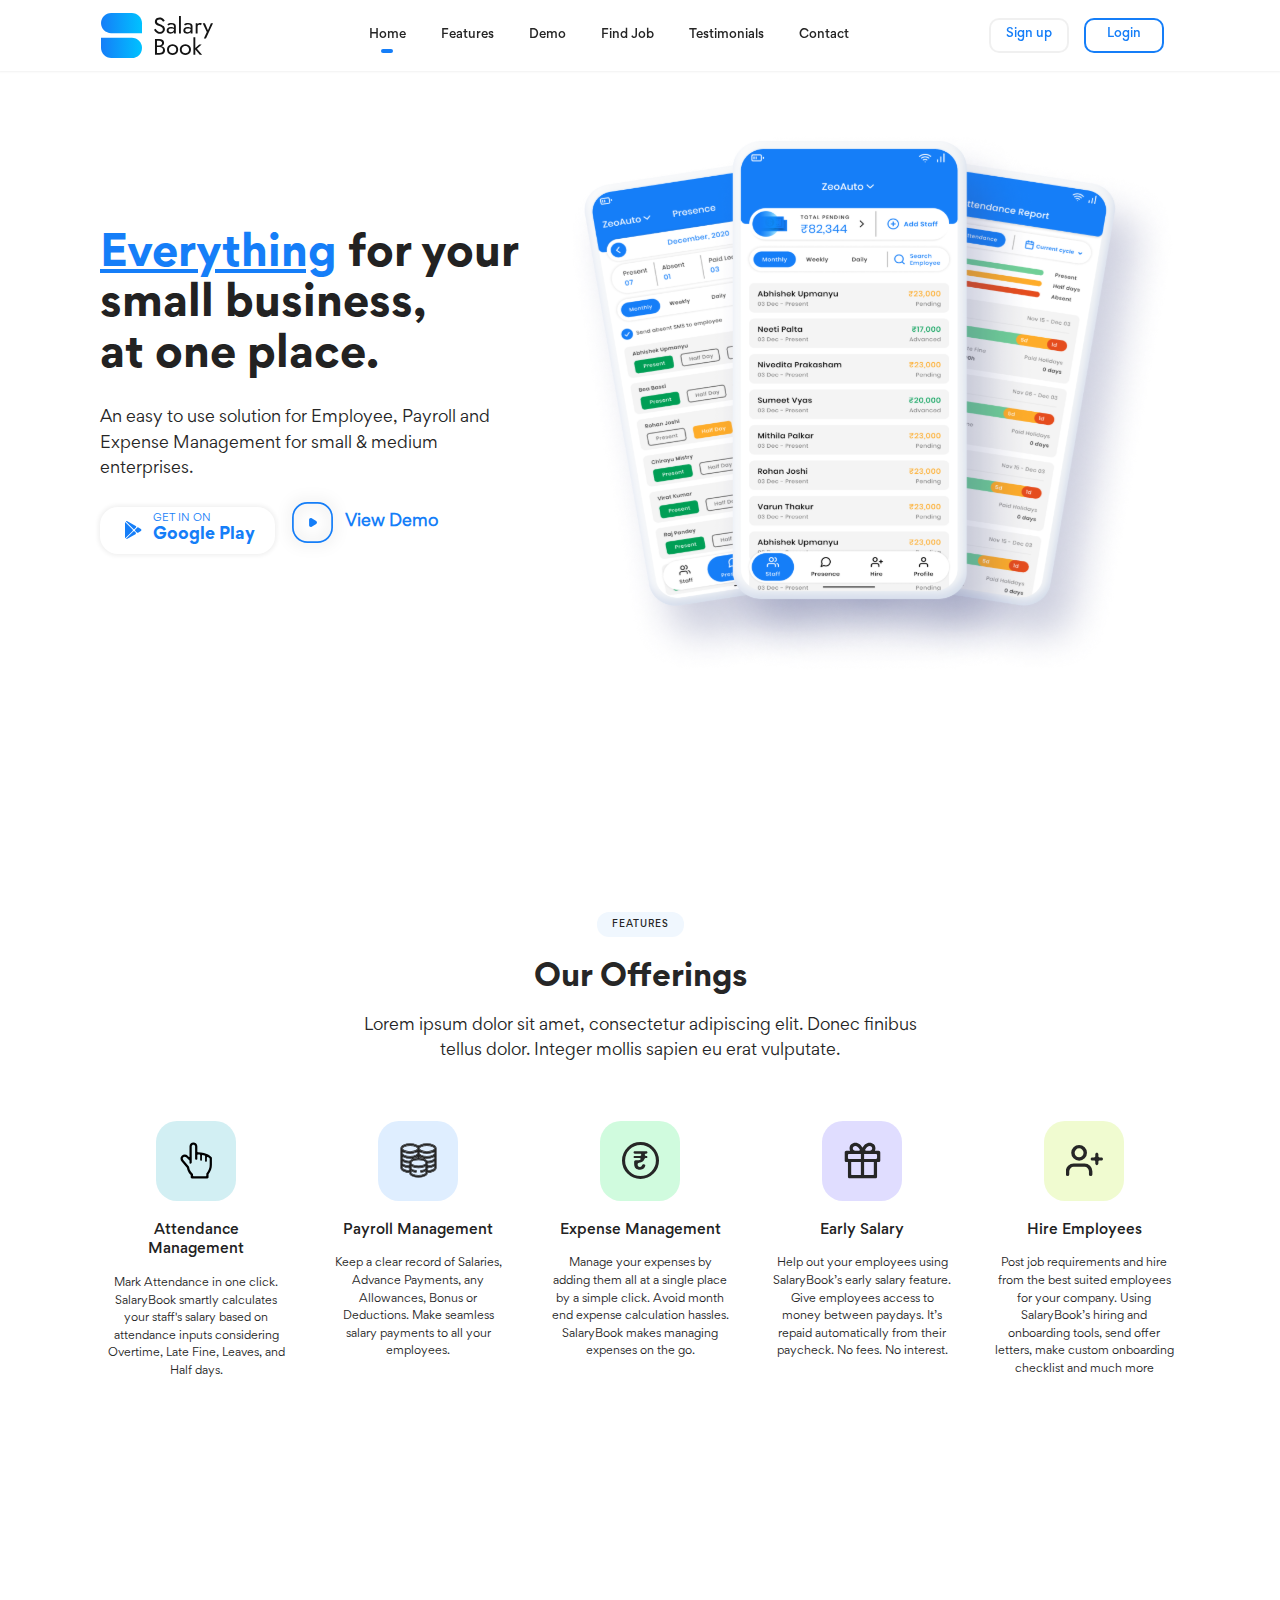
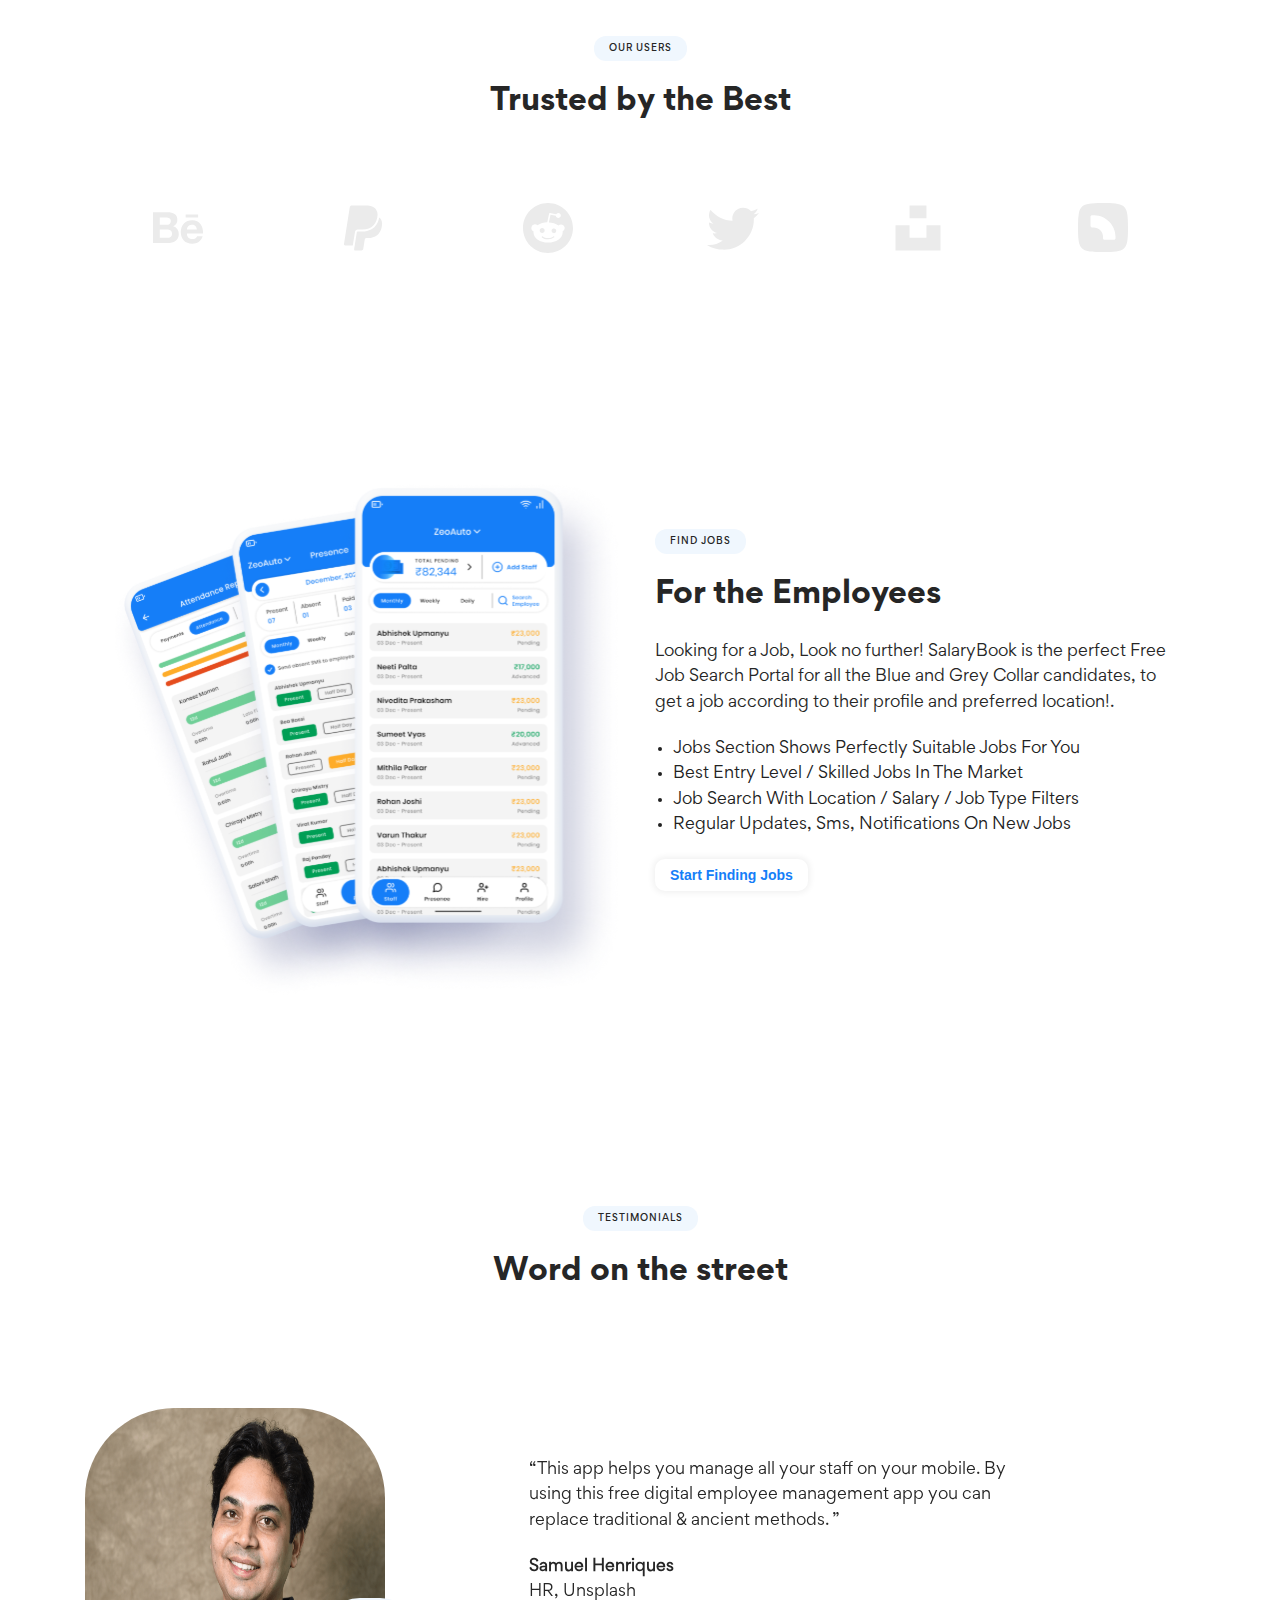
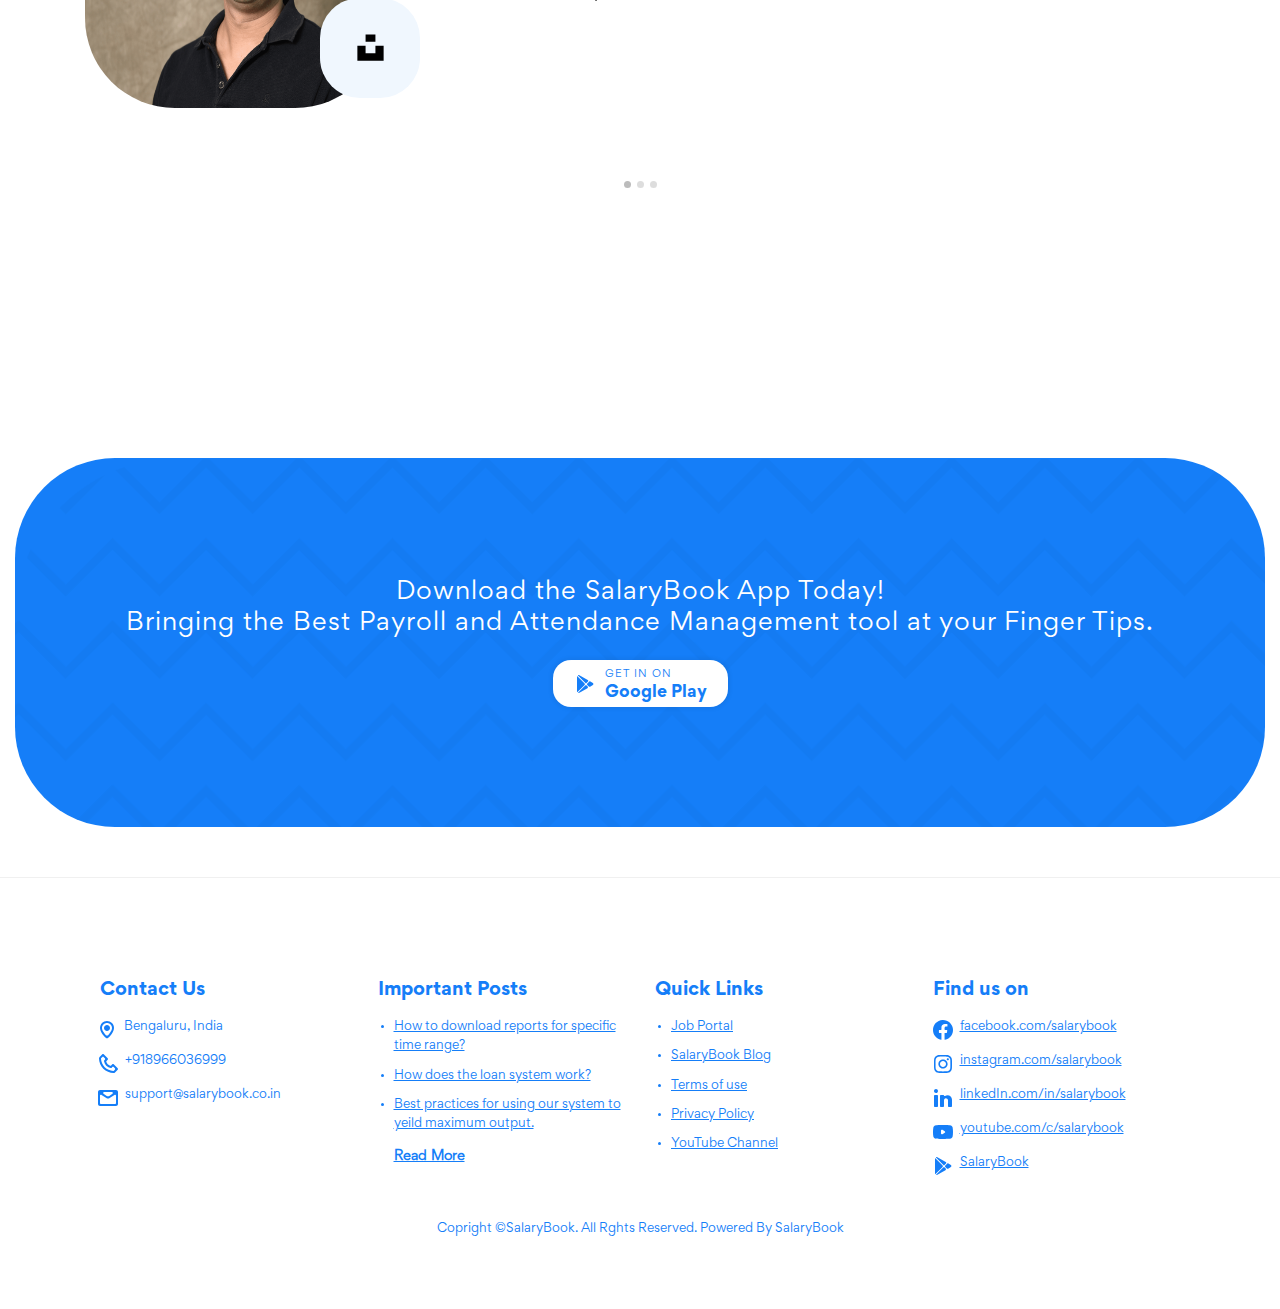
<file: index.html>
<!DOCTYPE html>
<html>
<head>
	<title>Salary Book</title>
	<meta charset="utf-8">
  	<meta name="viewport" content="width=device-width, initial-scale=1">
  	<link rel="stylesheet" type="text/css" href="Assets/css/bootstrap.min.css">
  	<link rel="stylesheet" type="text/css" href="Assets/css/font-awesome.min.css">  	
  	<link rel="stylesheet" type="text/css" href="Assets/css/owl.theme.default.min.css">
  	<link rel="stylesheet" type="text/css" href="Assets/css/style.css">
  	<link rel="stylesheet" type="text/css" href="Assets/css/responsive.css">
  	<link rel="stylesheet" type="text/css" href="Assets/gordita-fonts/style.css">
  	<link rel="icon" sizes="" href="Assets/img/favicon.svg">

  	<!-- Stylesheets -->    
    <link rel="stylesheet" href="Assets/owl-carousel/css/docs.theme.min.css">

    <!-- Owl Stylesheets -->
    <link rel="stylesheet" href="Assets/owl-carousel/css/owl.carousel.min.css">
    <link rel="stylesheet" href="Assets/owl-carousel/css/owl.theme.default.min.css">

     <!-- javascript -->
    <script src="Assets/owl-carousel/js/jquery.min.js"></script>
    <script src="Assets/owl-carousel/js/owl.carousel.js"></script>

  	<script type="text/javascript" src="Assets/js/jquery.min.js"></script>
  	<script type="text/javascript" src="Assets/js/proper.min.js"></script>
  	<script type="text/javascript" src="Assets/js/bootstrap.min.js"></script>  	  	
  	<script type="text/javascript" src="Assets/js/owl.carousel.min.js"></script>


  

  	<style type="text/css">
  		/* #### Generated By: http://www.cufonfonts.com #### */

    @font-face {
    font-family: 'Gordita Regular';
    font-style: normal;
    font-weight: normal;
    src: url('Assets/gordita-fonts/Gordita Regular.woff') format('woff');
    }
    

    @font-face {
    font-family: 'Gordita Regular Italic';
    font-style: normal;
    font-weight: normal;
    src:  url('Assets/gordita-fonts/Gordita Regular Italic.woff') format('woff');
    }
    

    @font-face {
    font-family: 'Gordita Thin';
    font-style: normal;
    font-weight: normal;
    src:  url('Assets/gordita-fonts/Gordita Thin.woff') format('woff');
    }
    

    @font-face {
    font-family: 'Gordita Thin Italic';
    font-style: normal;
    font-weight: normal;
    src:  url('Assets/gordita-fonts/Gordita Thin Italic.woff') format('woff');
    }
    

    @font-face {
    font-family: 'Gordita Light';
    font-style: normal;
    font-weight: normal;
    src:  url('Assets/gordita-fonts/Gordita Light.woff') format('woff');
    }
    

    @font-face {
    font-family: 'Gordita Light Italic';
    font-style: normal;
    font-weight: normal;
    src:  url('gordita-fonts/Gordita Light Italic.woff') format('woff');
    }
    

    @font-face {
    font-family: 'Gordita Medium';
    font-style: normal;
    font-weight: normal;
    src:  url('Assets/gordita-fonts/Gordita Medium.woff') format('woff');
    }
    

    @font-face {
    font-family: 'Gordita Medium Italic';
    font-style: normal;
    font-weight: normal;
    src:  url('Assets/gordita-fonts/Gordita Medium Italic.woff') format('woff');
    }
    

    @font-face {
    font-family: 'Gordita Bold';
    font-style: normal;
    font-weight: normal;
    src:  url('Assets/gordita-fonts/Gordita Bold.woff') format('woff');
    }
    

    @font-face {
    font-family: 'Gordita Bold Italic';
    font-style: normal;
    font-weight: normal;
    src:  url('Assets/gordita-fonts/Gordita Bold Italic.woff') format('woff');
    }
    

    @font-face {
    font-family: 'Gordita Black';
    font-style: normal;
    font-weight: normal;
    src:  url('Assets/gordita-fonts/Gordita Black.woff') format('woff');
    }
    

    @font-face {
    font-family: 'Gordita Black Italic';
    font-style: normal;
    font-weight: normal;
    src:  url('Assets/gordita-fonts/Gordita Black Italic.woff') format('woff');
    }
    

    @font-face {
    font-family: 'Gordita Ultra';
    font-style: normal;
    font-weight: normal;
    src:  url('Assets/gordita-fonts/Gordita Ultra.woff') format('woff');
    }
    

    @font-face {
    font-family: 'Gordita Ultra Italic';
    font-style: normal;
    font-weight: normal;
    src:  url('Assets/gordita-fonts/Gordita Ultra Italic.woff') format('woff');
    }
  	</style>

  	

</head>
<body>
	<header>
		<div class="container">
		<nav class="navbar navbar-expand-md ">
		  <a class="navbar-brand" href="index.html">
		  	<img src="Assets/img/logo.svg">
		  </a>
		  <button class="navbar-toggler" type="button" data-toggle="collapse" data-target="#collapsibleNavbar">
		    <span class="navbar-toggler-icon">
		    	<i class="fa fa-bars"></i>
		    </span>
		  </button>
		  <div class="collapse navbar-collapse" id="collapsibleNavbar">
		    <ul class="navbar-nav left-side-menu">
		      <li class="nav-item">
		        <a class="nav-link active" href="#">Home</a>
		      </li>
		      <li class="nav-item">
		        <a class="nav-link" href="#features">Features</a>
		      </li>
		      <li class="nav-item">
		        <a class="nav-link" href="#trusted">Demo</a>
		      </li>    
		      <li class="nav-item">
		        <a class="nav-link" href="job-in-city.html">Find Job</a>
		      </li>    
		      <li class="nav-item">
		        <a class="nav-link" href="#testimonials">Testimonials</a>
		      </li>    
		      <li class="nav-item">
		        <a class="nav-link" href="#app-download">Contact</a>
		      </li>    
		    </ul>
		    <ul class="navbar-nav right-menu" style="">
		      <li class="nav-item">
		        <a class="nav-link signin-button" href="#" style="color: ">Sign up</a>
		      </li>    
		      <li class="nav-item">
		        <a class="nav-link login-button" href="javascript:void();" data-toggle="modal" data-target="#login-modal" style="color:">Login</a>
		      </li>  
		    </ul>
		  </div>  
		</nav>
	</div>
	</header>
	<section id="banner">
		<div class="container">
		<div class="main-banner">
			<div class="row">
				<div class="col-md-5">
					<div class="sub-div">
						<h2><span class="blue-text">Everything</span> for your small business, <br>at one place.</h2>
						<p class="mb-4 para-text">An easy to use solution for Employee, Payroll and Expense Management for small & medium enterprises. </p>
						<p class="mt-2">
							<a href="#">
								<div class="google_play-button" style="float: left;">
									<div class="google-icon">
										<img src="Assets/img/Iconset/Primary/play_store.svg">
									</div>
									<div class="google-text">
										<p class="m-0">GET IN ON</p>
										<h4 class="m-0">Google Play</h4>
									</div>
								</div>
							</a> 
							<a href="#">
								<div class="video_play-button">									
									<img src="Assets/img/play_video.svg">									
									<p>View Demo</p>									
								</div>	
							</a>							
						</p>
					</div>
				</div>
				<div class="col-md-7 img-div">
					<img src="Assets/img/hero_mockup.svg">
				</div>
			</div>
		</div>
	</div>
	</section>
	<section id="features">
		<div class="container">
			<p class="top-button text-center"><span>FEATURES</span></p>
			<h1 class="main-title text-center">Our Offerings</h1>
			<p class="text-center mb-5 sub-para">Lorem ipsum dolor sit amet, consectetur adipiscing elit.  Donec finibus<br>
			tellus dolor. Integer mollis sapien eu erat vulputate.</p>
			<div class="our-features mt-2">
				<div class="features-box">
					<div class="features-icon one">
						<img src="Assets/img/Iconset/Black/Presence.svg" class="">
					</div>					
					<h4>Attendance Management</h4>
					<p>Mark Attendance in one click. SalaryBook smartly calculates your staff's salary based on attendance inputs considering Overtime, Late Fine, Leaves, and Half days.</p>
					<a href="#" class="play__video"><span> <img src="Assets/img/Play-circle-filled.svg"> watch video</span></a>
				</div>
				<div class="features-box">
					<div class="features-icon two">
						<img src="Assets/img/Vector.svg" class="">
					</div>					
					<h4>Payroll Management</h4>
					<p>Keep a clear record of Salaries, Advance Payments, any Allowances, Bonus or Deductions. Make seamless salary payments to all your employees. </p>
					<a href="#" class="play__video"><span> <img src="Assets/img/Play-circle-filled.svg"> watch video</span></a>
				</div>
				<div class="features-box">
					<div class="features-icon three">
						<img src="Assets/img/Pay-alt.svg" class="">
					</div>					
					<h4>Expense Management</h4>
					<p>Manage your expenses by adding them all at a single place by a simple click. Avoid month end expense calculation hassles. SalaryBook makes managing expenses on the go. </p>
					<a href="#" class="play__video"><span> <img src="Assets/img/Play-circle-filled.svg"> watch video</span></a>
				</div>
				<div class="features-box">
					<div class="features-icon four">
						<img src="Assets/img/Union.svg" class="">
					</div>					
					<h4>Early Salary </h4>
					<p>Help out your employees using SalaryBook’s early salary feature. Give employees access to money between paydays. It’s repaid automatically from their paycheck. No fees. No interest.</p>
					<a href="#" class="play__video"><span> <img src="Assets/img/Play-circle-filled.svg"> watch video</span></a>
				</div>
				<div class="features-box">
					<div class="features-icon five">
						<img src="Assets/img/Hire.svg" class="">
					</div>					
					<h4>Hire Employees</h4>
					<p>Post job requirements and hire from the best suited employees for your company. Using SalaryBook’s hiring and onboarding tools, send offer letters, make custom onboarding checklist and much more</p>
					<a href="#" class="play__video"><span> <img src="Assets/img/Play-circle-filled.svg"> watch video</span></a>
				</div>
			</div>
		</div>
	</section>
	<section id="trusted">
		<div class="container">
			<p class="top-button text-center"><span>OUR USERS</span></p>
			<h1 class="main-title text-center">Trusted by the Best</h1>
			<div class="brand-logo">
				<div class="logo-box">
					<img src="Assets/img/Iconset/behance.svg">
				</div>
				<div class="logo-box">
					<img src="Assets/img/Iconset/paypal.svg">
				</div>
				<div class="logo-box">
					<img src="Assets/img/Iconset/reddit.svg">
				</div>
				<div class="logo-box">
					<img src="Assets/img/Iconset/twitter.svg">
				</div>
				<div class="logo-box">
					<img src="Assets/img/Iconset/unsplash.svg">
				</div>
				<div class="logo-box">
					<img src="Assets/img/Iconset/spectrum.svg">
				</div>
			</div>
		</div>
	</section>
	<section id="jobs">
		<div class="container">
			<div class="row">
				<div class="col-md-6">
					<div class="img-section">
						<img src="Assets/img/view2.svg">
					</div>
				</div>
				<div class="col-md-6">
					<div class="content-box">
						<p class="top-button"><span>FIND JOBS</span></p>
						<h1 class="main-title mb-4">For the Employees</h1>
						<p class="pull-left">Looking for a Job, Look no further! SalaryBook is the perfect Free Job Search Portal for all the Blue and Grey Collar candidates, to get a job according to their profile and preferred location!.</p>
						<ul class="mb-4">
							<li>Jobs Section Shows Perfectly Suitable Jobs For You</li>
							<li>Best Entry Level / Skilled Jobs In The Market</li>
							<li>Job Search With Location / Salary / Job Type Filters</li>
							<li>Regular Updates, Sms, Notifications On New Jobs</li>
						</ul>
						<a href="job-in-city.html" class="signin-button1  pull-left">Start Finding Jobs</a>
					</div>
				</div>
			</div>
		</div>
	</section>
	<section id="testimonials">
		<div class="container">
		<p class="top-button text-center"><span>TESTIMONIALS</span></p>
		<h1 class="main-title text-center">Word on the street</h1>
		<section id="demos">
	      <div id="demo" class="carousel slide" data-ride="carousel">

		  <!-- Indicators -->
		  <ul class="carousel-indicators">
		    <li data-target="#demo" data-slide-to="0" class="active"></li>
		    <li data-target="#demo" data-slide-to="1"></li>
		    <li data-target="#demo" data-slide-to="2"></li>
		  </ul>
		  
		  <!-- The slideshow -->
		  <div class="carousel-inner">
		    <div class="carousel-item active">
		      <div class="left-section">
	              	<div class="profile-img">
	              		<div class="user-img">
	              			<img src="Assets/img/user.png">
	              			<div class="user-d">
	              				<img src="Assets/img/Iconset/Black/brand/unsplash.svg">
	              			</div>
	              		</div>
	              	</div>
	              </div>
	              <div class="right-section">
	              	<p>“This app helps you manage all your staff on your mobile. By using this free digital employee management app you can replace traditional & ancient methods. ”</p>
					<p><strong>Samuel Henriques</strong><br> HR, Unsplash</p>
	              </div>
		    </div>
		    <div class="carousel-item">
		      <div class="left-section">
	              	<div class="profile-img">
	              		<div class="user-img">
	              			<img src="Assets/img/user2.webp">
	              			<div class="user-d">
	              				<img src="Assets/img/Iconset/Black/brand/unsplash.svg">
	              			</div>
	              		</div>
	              	</div>
	              </div>
	              <div class="right-section">
	              	<p>“Using SalaryBook you don’t need to worry about maintaining attendance & payments ledgers. Goodbye pen and paper, great app! Very simple to use. ”</p>
					<p><strong>Samuel Henriques</strong><br> HR, Unsplash</p>
	              </div>
		    </div>
		    <div class="carousel-item">
		      <div class="left-section">
	              	<div class="profile-img">
	              		<div class="user-img">
	              			<img src="Assets/img/user3.jpg">
	              			<div class="user-d">
	              				<img src="Assets/img/Iconset/Black/brand/unsplash.svg">
	              			</div>
	              		</div>
	              	</div>
	              </div>
	              <div class="right-section">
	              	<p>“The app is really helpful in managing the staff payments and attendance. Small enterprises can really benefit by using this.”</p>
					<p><strong>Samuel Henriques</strong><br> HR, Unsplash</p>
	              </div>
		    </div>
		  </div>
		  
		  <!-- Left and right controls -->
		  <a class="carousel-control-prev" href="#demo" data-slide="prev">
		    <span class="carousel-control-prev-icon"></span>
		  </a>
		  <a class="carousel-control-next" href="#demo" data-slide="next">
		    <span class="carousel-control-next-icon"></span>
		  </a>
		</div>
	    </section>
	    </div>
	</section>
	<section id="app-download">
		<div class="container-fluid">
			<div class="row">
					<div class="app-store">
						<p>Download the SalaryBook App Today!
							<br>Bringing the Best Payroll and Attendance Management tool at your Finger Tips.</p>
							<a href="#" class="w-100">
				                <div class="google_play-button banner-button" style="margin:0 auto;">
				                  <div class="google-icon">
				                    <img src="Assets/img/Iconset/Primary/play_store.svg">
				                  </div>
				                  <div class="google-text">
				                    <p class="m-0">GET IN ON</p>
				                    <h4 class="m-0">Google Play</h4>
				                  </div>
				                </div>
				              </a>
					</div>
			</div>
		</div>
	</section>
	<section id="footer">
		<footer>
			<div class="container">
				<div class="row ">
					<div class="footer-section">						
						<div class="col-md-3 ">
							<h3 class="footer-heading">Contact Us</h3>
							<ul class="footer-list">
								<li><img src="Assets/img/Iconset/Primary/Location.svg" style="margin-left: -5px;"><span>Bengaluru, India</span></li>
								<li><img src="Assets/img/Iconset/Primary/Phone.svg" style="margin-left: -4px;"><span>+918966036999</span></li>
								<li><img src="Assets/img/Iconset/Primary/Mail.svg" style="margin-left: -4px;"><span>support@salarybook.co.in</span></li>
							</ul>
						</div>
						<div class="col-md-3">
							<h3 class="footer-heading">Important Posts</h3>
							<ul class="footer-list unorder-list">
								<li><a href="#"> How to download reports for specific time range? </a></li>
								<li><a href="#"> How does the loan system work? </a></li>
								<li><a href="#"> Best practices for using our system to yeild maximum output. </a></li>
								<p><a href="#">Read More</a></p>								
							</ul>
						</div>
						<div class="col-md-3">
							<h3 class="footer-heading">Quick Links</h3>
							<ul class="footer-list unorder-list">
								<li><a href="#"> Job Portal </a></li>
								<li><a href="#"> SalaryBook Blog</a></li>
								<li><a href="https://salarybook.co.in/terms.html"> Terms of use </a></li>
								<li><a href="https://salarybook.co.in/privacy-policy.html"> Privacy Policy </a></li>
								<li><a href="#"> YouTube Channel </a></li>
							</ul>
						</div>
						<div class="col-md-3 ">
							<h3 class="footer-heading">Find us on</h3>
							<ul class="footer-list">
								<li><img src="Assets/img/Iconset/Primary/Facebook.svg"><a href="https://m.facebook.com/SalaryBook-106620258173015/" target="_blank"><span>facebook.com/salarybook</span></a></li>
								<li><img src="Assets/img/Iconset/Primary/instagram.svg"><a href="#" target="_blank"> <span>instagram.com/salarybook</span></a></li>
								<li><img src="Assets/img/Iconset/Primary/Linkedin.svg"><a href="#" target="_blank"><span>linkedIn.com/in/salarybook</span></a></li>
								<li><img src="Assets/img/Iconset/Primary/youtube.svg"><a href="#" target="_blank"><span>youtube.com/c/salarybook</span></a></li>
								<li><img src="Assets/img/Iconset/Primary/play_store.svg"><a href="#" target="_blank"><span>SalaryBook</span></a></li>								
							</ul>
						</div>
					</div>
				</div>
				<div class="row text-center">
					<p class="footer-copyright text-center w-100">Copright ©SalaryBook.  All Rghts Reserved.  Powered By SalaryBook</p>
				</div>
			</div>
		</footer>
	</section>



  <script>
            $(document).ready(function() {
              $('.owl-carousel').owlCarousel({
                loop: true,
                margin: 10,
                responsiveClass: true,
                responsive: {
                  0: {
                    items: 1,
                    nav: true
                  },
                  600: {
                    items: 1,
                    nav: false
                  },
                  1000: {
                    items: 1,
                    nav: true,
                    loop: false,
                    margin: 20
                  }
                }
              })
            })
          </script>
           <script>
    
  </script> 





       <!-- The Modal -->
  <div class="modal fade" id="login-modal">
    <div class="modal-dialog modal-sm">
      <div class="modal-content">
      
        <div id="first-step" >
        	<!-- Modal Header -->
	        <div class="modal-header">
	          <h5 class="modal-title">Enter Phone Number</h5>          
	          <button type="button" class="close" data-dismiss="modal"><img src="Assets/img/Iconset/Black/Cross-large.svg"></button>
	        </div>
	        
	        <!-- Modal body -->
	        <div class="modal-body">
	          <p>Please enter your phone number, we will send you an OTP</p>
	          <div class="row">
	          	<div class="col-md-4 p-0 input-div-left">
	       			<div class="dropdown">
					  <button type="button" class="btn btn-primary dropdown-toggle" data-toggle="dropdown">
					    <img src="Assets/img/india.png" width="35"> +91
					  </button>
					  <div class="dropdown-menu">
					    <a class="dropdown-item" href="#"><img src="Assets/img/india.png" width="35"> +91</a>
					    <a class="dropdown-item" href="#"><img src="Assets/img/india.png" width="35"> +91</a>
					    <a class="dropdown-item" href="#"><img src="Assets/img/india.png" width="35"> +91</a>
					  </div>
					</div>
	          	</div>
	          	<div class="col-md-8 input-div-right">
	          		<input type="text" name="" class="form-control" placeholder="Phone">
	          	</div>
	          </div>
	        </div>
	        <!-- Modal footer -->
	        <div class="modal-footer">
	          <button type="button" class="btn btn-primary" id="close">Continue</button>
	        </div>
        </div>

        <!-- second step -->

        <div id="second-step" style="display: none;">
        	<!-- Modal Header -->
	        <div class="modal-header">
	          <h5 class="modal-title">Enter Personal Details</h5>          
	          <button type="button" class="close" data-dismiss="modal" ><img src="Assets/img/Iconset/Black/arrow-left.svg"></button>
	        </div>
	        
	        <!-- Modal body -->
	        <div class="modal-body">
	          <p>These details will be used to apply for the job.</p>
	          <div class="row">
	          	<div class="form-control">
	          		<label>Your Name</label>
	          		<input type="text" name="" placeholder="Abhishek Upmanyu">
	          	</div>
	          	<div class="form-control">
	          		<label>City</label>
	          		<select>
	          			<option>Ahmedabad</option>
	          			<option>Ahmedabad</option>
	          			<option>Ahmedabad</option>
	          		</select>
	          	</div>
	          </div>
	          <div class="row mb-3">
	          	<h4 class="label-name">Your Gender</h4>
	          		<div class="buttons">	          				          		
	          
						<span>
							<input type="radio" id="f-option" name="selector">
							<label for="f-option">Male</label>
							<div class="check"></div>
						</span>
					
						<span>
							<input type="radio" id="s-option" name="selector">
							<label for="s-option">Female</label>
							<div class="check">
								<div class="inside"></div>
							</div>
						</span>
				
						<span>
							<input type="radio" id="t-option" name="selector">
							<label for="t-option">Others</label>
							<div class="check">
								<div class="inside"></div>
							</div>
						</span>

					</div>								
	          </div>
	          <div class="row mb-3">
	          	<h4 class="label-name">How good is your English?</h4>
	          		<div class="buttons">	          				          		
	          
						<span>
							<input type="radio" id="Excellent" name="selector">
							<label for="Excellent">Excellent</label>
							<div class="check"></div>
						</span>
					
						<span>
							<input type="radio" id="Great" name="selector">
							<label for="Great">Great</label>
							<div class="check">
								<div class="inside"></div>
							</div>
						</span>
				
						<span>
							<input type="radio" id="Average" name="selector">
							<label for="Average">Average</label>
							<div class="check">
								<div class="inside"></div>
							</div>
						</span>

					</div>								
	          </div>
	        </div>
	        
	        <!-- Modal footer -->
	        <div class="modal-footer">
	        	<div class="row">
	        		<div class="col-md-6 pl-0 pr-1">
	          			<button type="button" class="btn btn-primary" id="next1">Continue</button>	        			
	        		</div>
	        		<div class="col-md-6 pr-0 pl-1">
			          	<button type="button" class="btn btn-secondary">Cancel</button>
	        		</div>
	        	</div>
	        </div>
        </div>


        <!-- third step -->

        <div id="third-step" style="display: none;">
        	<!-- Modal Header -->
	        <div class="modal-header">
	          <h5 class="modal-title">Set Profile Photo</h5>          
	          <button type="button" class="close" data-dismiss="modal" ><img src="Assets/img/Iconset/Black/arrow-left.svg"></button>
	        </div>
	        
	        <!-- Modal body -->
	        <div class="modal-body">
	          <p>Upload a picture to show on your profile</p>
	          <div class="row ">
					<div class="upload-img">
						<p class="mb-3"><img src="Assets/img/Iconset/Primary/file-plus.svg"></p>
						<p>Drag and Drop your file here </p>
						<p class="mb-0">or</p>
						<input type="file" id="upload" hidden/>
						<label for="upload">Choose file</label>						
					</div>	          	
	          </div>
	          <p class="text-center"><a href="#">Skip for now?</a> You can upload it later.</p>
	        </div>
	        
	        <!-- Modal footer -->
	        <div class="modal-footer">
	        	<div class="row">
	        		<div class="col-md-6 pl-0 pr-1">
	          			<button type="button" class="btn btn-primary" id="next2">Continue</button>	        			
	        		</div>
	        		<div class="col-md-6 pr-0 pl-1">
			          	<button type="button" class="btn btn-secondary">Cancel</button>
	        		</div>
	        	</div>
	        </div>
        </div>
        
        <!-- fourth step -->

        <div id="fourth-step"  style="display: none;">
        	<!-- Modal Header -->
	        <div class="modal-header">
	          <h5 class="modal-title">Enter Professional Details</h5>          
	          <button type="button" class="close" data-dismiss="modal" ><img src="Assets/img/Iconset/Black/arrow-left.svg"></button>
	        </div>
	        
	        <!-- Modal body -->
	        <div class="modal-body">	          
	          <div class="row mb-3">
	          	<h4 class="label-name">Do you have any work experience?</h4>
	          		<div class="buttons">	          				          			          
						<span style="width: 50%">
							<input type="radio" id="work-yes" name="selector">
							<label for="work-yes">Yes</label>
							<div class="check"></div>
						</span>
					
						<span style="width: 50%">
							<input type="radio" id="work-no" name="selector">
							<label for="work-no">No</label>
							<div class="check">
								<div class="inside"></div>
							</div>
						</span>
					</div>								
	          </div>
	          <div class="row">	          	
	          		<select class="form-control">
	          			<option>*Educational Qualification</option>	          			
	          		</select>
	          		<select class="form-control">
	          			<option>*Work Experience</option>	          			
	          		</select>
	          		<input type="text" name="" placeholder="Job Title" class="form-control">
	          		<input type="text" name="" placeholder="Company Name" class="form-control">
	          		<input type="text" name="" placeholder="Current Pay" class="form-control">

	          	
	          </div>
	          	        
	        </div>
	        
	        <!-- Modal footer -->
	        <div class="modal-footer">
	        	<div class="row">
	        		<div class="col-md-6 pl-0 pr-1">
	          			<button type="button" class="btn btn-primary" id="next3">Continue</button>	        			
	        		</div>
	        		<div class="col-md-6 pr-0 pl-1">
			          	<button type="button" class="btn btn-secondary">Cancel</button>
	        		</div>
	        	</div>
	        </div>
        </div>

        <!-- fifth step -->

        <div id="fifth-step" style="display: none;">
        	<!-- Modal Header -->
	        <div class="modal-header">
	          <h5 class="modal-title">Applied Successfully</h5>          
	          <button type="button" class="close" data-dismiss="modal" ><img src="Assets/img/Iconset/Black/Cross-large.svg"></button>
	        </div>
	        
	        <!-- Modal body -->
	        <div class="modal-body">	          
	          	        
	        </div>
	        
	        <!-- Modal footer -->
	        <div class="modal-footer">
	        	<div class="row">
	        		<p>Applied for the job successfully. To perform
						further actions please download our app
						from the play store or by <a href="#">clicking here</a>.</p>
	        		<div class="w-100">
	          			<button type="button" class="btn btn-primary w-100" id="next4">Browse other jobs</button>	        			
	        		</div>
	        		
	        	</div>
	        </div>
        </div>

        <!-- Sixth step -->

        <div id="sixth-step" style="display: none;">
        	<!-- Modal Header -->
	        <div class="modal-header">
	          <h5 class="modal-title">Enter OTP</h5>          
	          <button type="button" class="close" data-dismiss="modal" ><img src="Assets/img/Iconset/Black/arrow-left.svg"></button>
	        </div>
	        
	        <!-- Modal body -->
	        <div class="modal-body">	          
	          	      <p>Please enter the OTP we just sent to your
						phone number ending in 4532. </p>
					   <p>Entered wrong phone number? <a href="#">Click here</a> to
						change it. </p>  

					<div class="otp-block">
						<input type="text" name="">
						<input type="text" name="">
						<input type="text" name="">
						<input type="text" name="">
						<input type="text" name="">
						<input type="text" name="">
					</div>
					<p class="text-center">Didn’t recieve otp? <a href="#">Resend</a>. </p>
	        </div>
	        
	        <!-- Modal footer -->
	        <div class="modal-footer">
	        	     <div class="row">
	        		<div class="col-md-6 pl-0 pr-1">
	          			<button type="button" class="btn btn-primary" id="next5">Continue</button>	        			
	        		</div>
	        		<div class="col-md-6 pr-0 pl-1">
			          	<button type="button" class="btn btn-secondary">Cancel</button>
	        		</div>
	        	</div>   	
	        </div>
        </div>


      </div>
    </div>







  </div>


  <script>
	$(document).ready(function(){
		$("#close").click(function(){			    
		$("#first-step").css("display", "none");
		});
		$("#close").click(function(){
		$("#second-step").css("display", "block");
		});
	});
</script>
<script>
	$(document).ready(function(){
		$("#next1").click(function(){			    
		$("#second-step").css("display", "none");
		});
		$("#next1").click(function(){
		$("#third-step").css("display", "block");
		});
	});
</script>
<script>
	$(document).ready(function(){
		$("#next2").click(function(){			    
		$("#third-step").css("display", "none");
		});
		$("#next2").click(function(){
		$("#fourth-step").css("display", "block");
		});
	});
</script>
<script>
	$(document).ready(function(){
		$("#next3").click(function(){			    
		$("#fourth-step").css("display", "none");
		});
		$("#next3").click(function(){
		$("#fifth-step").css("display", "block");
		});
	});
</script>
<script>
	$(document).ready(function(){
		$("#next4").click(function(){			    
		$("#fifth-step").css("display", "none");
		});
		$("#next4").click(function(){
		$("#sixth-step").css("display", "block");
		});
	});
</script>
<script>
	$(document).ready(function(){
		$("#next5").click(function(){			    
		$("#fifth-step").css("display", "none");
		});
		$("#next5").click(function(){
		$("#sixth-step").css("display", "block");
		});
	});
</script> 


</body>
</html>
</file>
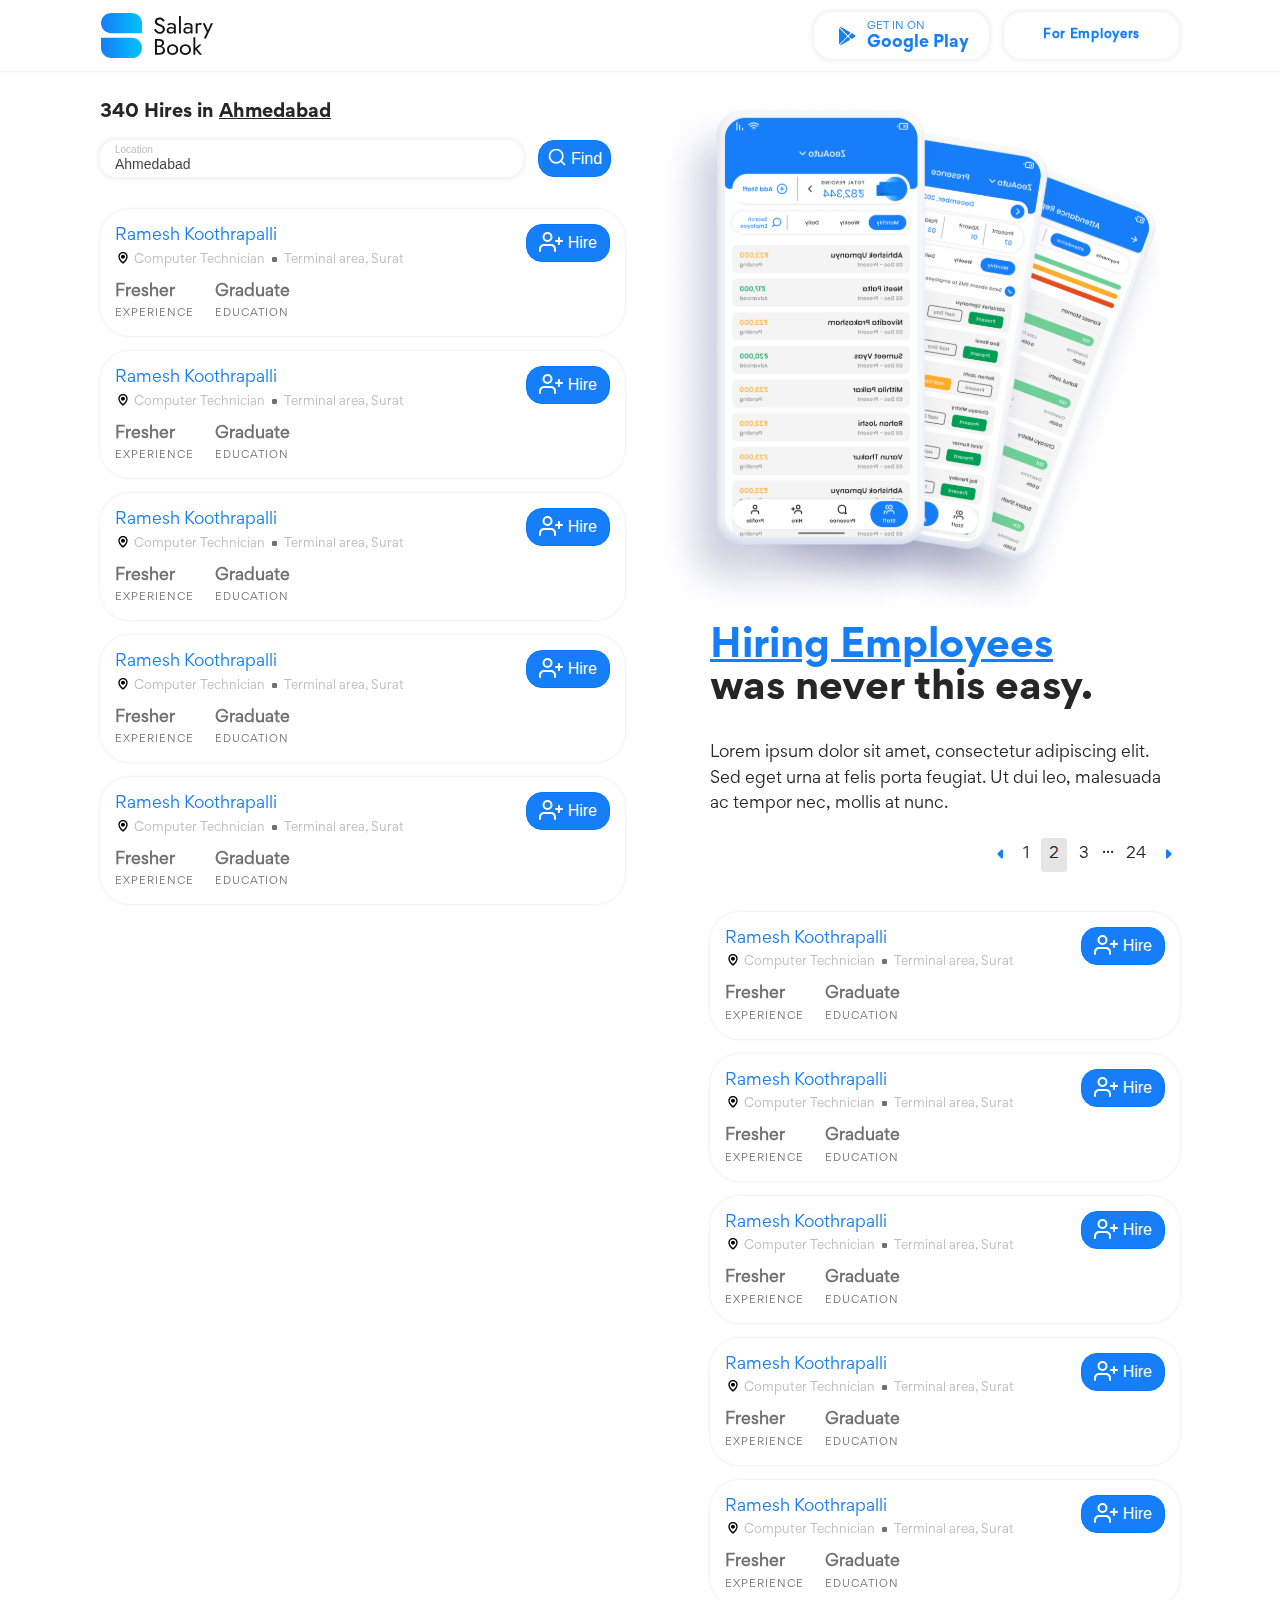
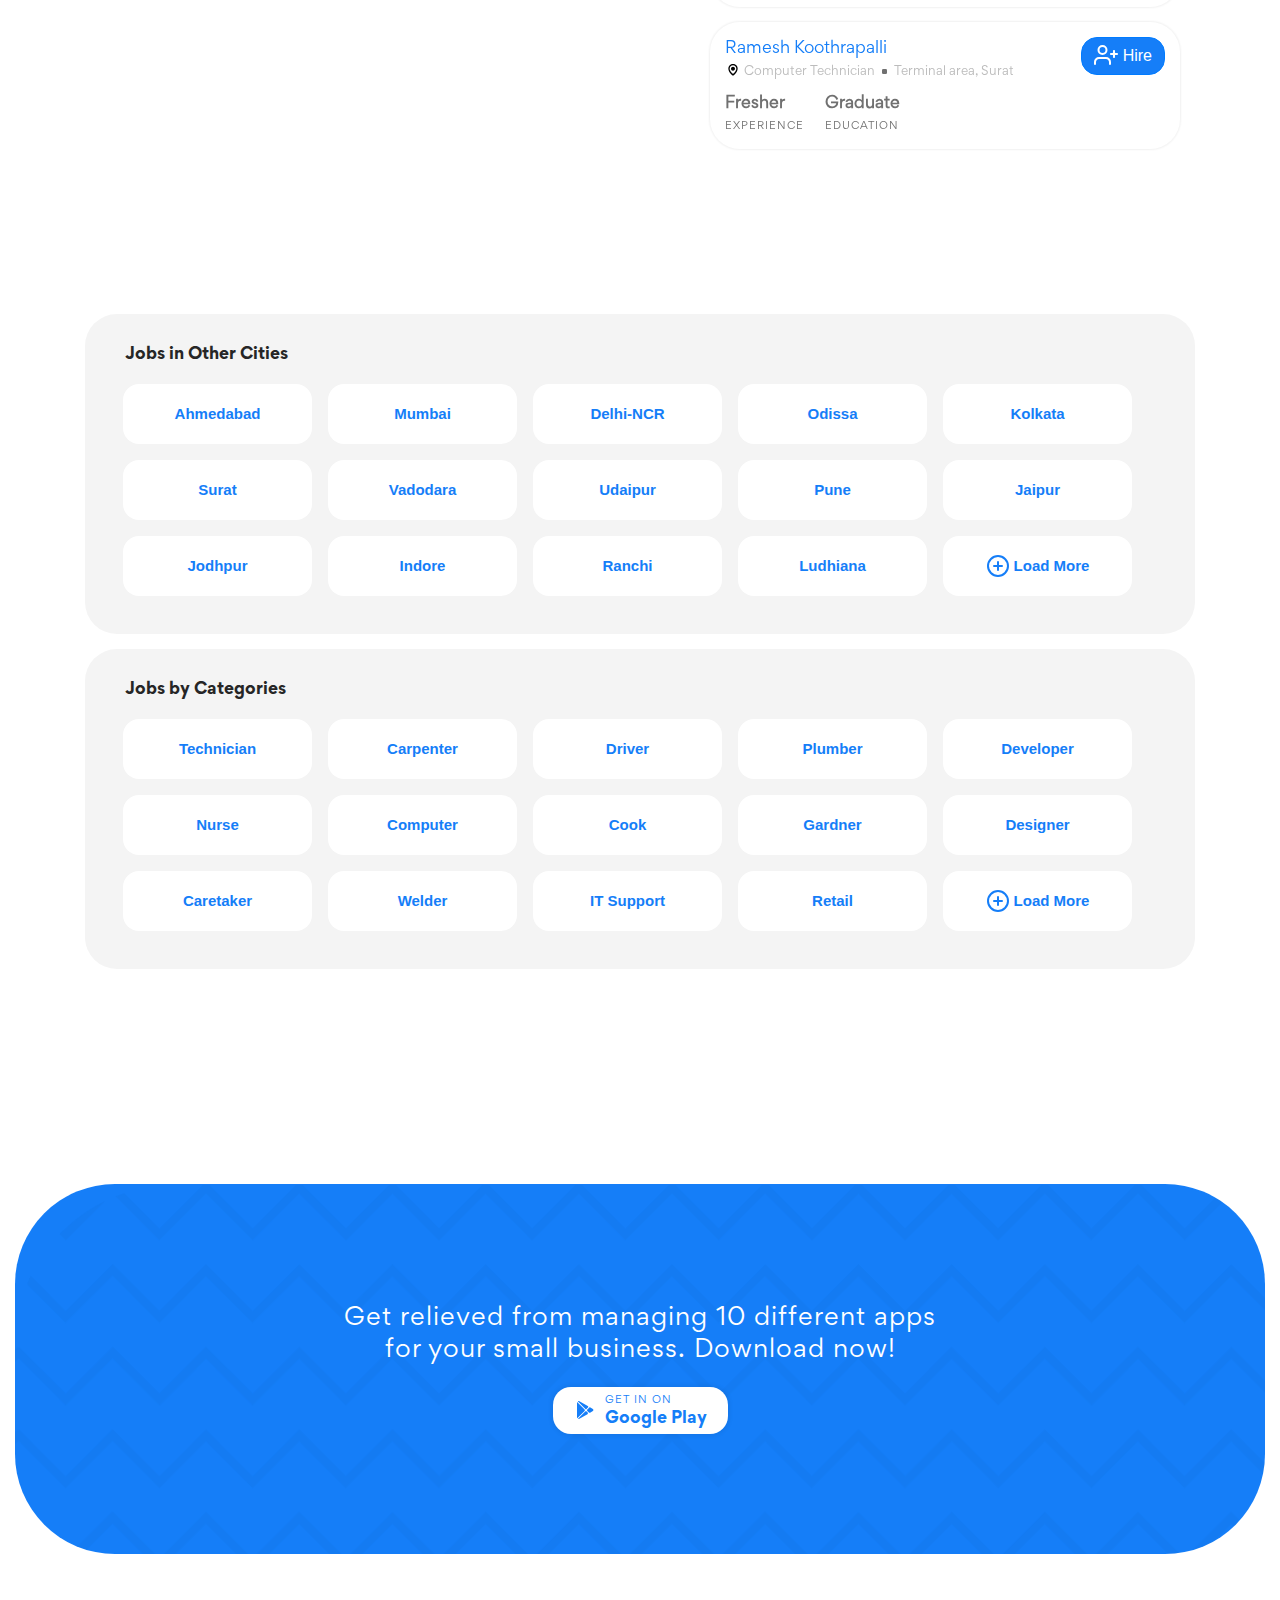
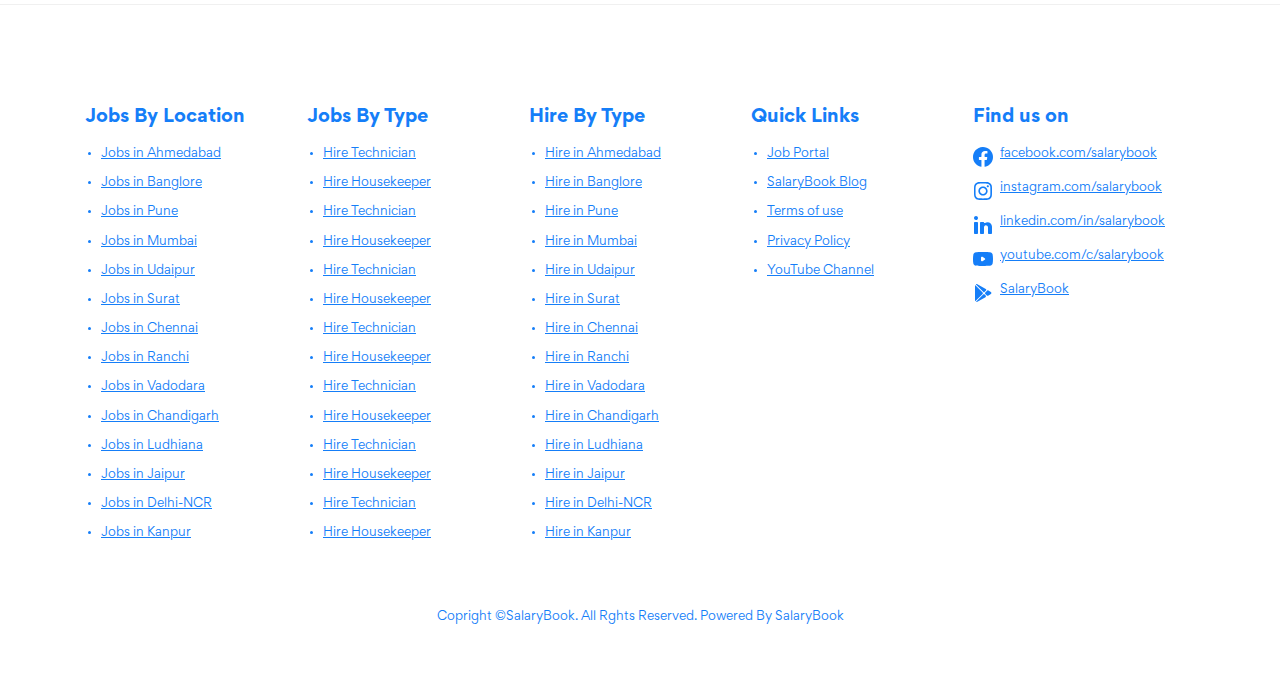
<file: hire.html>
<!DOCTYPE html>
<html>
  <head>
  <title>Salary Book</title>
  <meta charset="utf-8">
    <meta name="viewport" content="width=device-width, initial-scale=1">
    <link rel="stylesheet" type="text/css" href="Assets/css/bootstrap.min.css">
    <link rel="stylesheet" type="text/css" href="Assets/css/font-awesome.min.css">    
    <link rel="stylesheet" type="text/css" href="Assets/css/owl.theme.default.min.css">
    <link rel="stylesheet" type="text/css" href="Assets/css/style.css">
    <link rel="stylesheet" type="text/css" href="Assets/css/responsive.css">
    <link rel="stylesheet" type="text/css" href="Assets/gordita-fonts/style.css">
    <link rel="icon" sizes="" href="Assets/img/favicon.svg">

    <!-- Stylesheets -->    
    <link rel="stylesheet" href="Assets/owl-carousel/css/docs.theme.min.css">

    <!-- Owl Stylesheets -->
    <link rel="stylesheet" href="Assets/owl-carousel/css/owl.carousel.min.css">
    <link rel="stylesheet" href="Assets/owl-carousel/css/owl.theme.default.min.css">

     <!-- javascript -->
    <script src="Assets/owl-carousel/js/jquery.min.js"></script>
    <script src="Assets/owl-carousel/js/owl.carousel.js"></script>

    <script type="text/javascript" src="Assets/js/jquery.min.js"></script>
    <script type="text/javascript" src="Assets/js/proper.min.js"></script>
    <script type="text/javascript" src="Assets/js/bootstrap.min.js"></script>       
    <script type="text/javascript" src="Assets/js/owl.carousel.min.js"></script>


  

    <style type="text/css">
      /* #### Generated By: http://www.cufonfonts.com #### */

    @font-face {
    font-family: 'Gordita Regular';
    font-style: normal;
    font-weight: normal;
    src: url('Assets/gordita-fonts/Gordita Regular.woff') format('woff');
    }
    

    @font-face {
    font-family: 'Gordita Regular Italic';
    font-style: normal;
    font-weight: normal;
    src:  url('Assets/gordita-fonts/Gordita Regular Italic.woff') format('woff');
    }
    

    @font-face {
    font-family: 'Gordita Thin';
    font-style: normal;
    font-weight: normal;
    src:  url('Assets/gordita-fonts/Gordita Thin.woff') format('woff');
    }
    

    @font-face {
    font-family: 'Gordita Thin Italic';
    font-style: normal;
    font-weight: normal;
    src:  url('Assets/gordita-fonts/Gordita Thin Italic.woff') format('woff');
    }
    

    @font-face {
    font-family: 'Gordita Light';
    font-style: normal;
    font-weight: normal;
    src:  url('Assets/gordita-fonts/Gordita Light.woff') format('woff');
    }
    

    @font-face {
    font-family: 'Gordita Light Italic';
    font-style: normal;
    font-weight: normal;
    src:  url('gordita-fonts/Gordita Light Italic.woff') format('woff');
    }
    

    @font-face {
    font-family: 'Gordita Medium';
    font-style: normal;
    font-weight: normal;
    src:  url('Assets/gordita-fonts/Gordita Medium.woff') format('woff');
    }
    

    @font-face {
    font-family: 'Gordita Medium Italic';
    font-style: normal;
    font-weight: normal;
    src:  url('Assets/gordita-fonts/Gordita Medium Italic.woff') format('woff');
    }
    

    @font-face {
    font-family: 'Gordita Bold';
    font-style: normal;
    font-weight: normal;
    src:  url('Assets/gordita-fonts/Gordita Bold.woff') format('woff');
    }
    

    @font-face {
    font-family: 'Gordita Bold Italic';
    font-style: normal;
    font-weight: normal;
    src:  url('Assets/gordita-fonts/Gordita Bold Italic.woff') format('woff');
    }
    

    @font-face {
    font-family: 'Gordita Black';
    font-style: normal;
    font-weight: normal;
    src:  url('Assets/gordita-fonts/Gordita Black.woff') format('woff');
    }
    

    @font-face {
    font-family: 'Gordita Black Italic';
    font-style: normal;
    font-weight: normal;
    src:  url('Assets/gordita-fonts/Gordita Black Italic.woff') format('woff');
    }
    

    @font-face {
    font-family: 'Gordita Ultra';
    font-style: normal;
    font-weight: normal;
    src:  url('Assets/gordita-fonts/Gordita Ultra.woff') format('woff');
    }
    

    @font-face {
    font-family: 'Gordita Ultra Italic';
    font-style: normal;
    font-weight: normal;
    src:  url('Assets/gordita-fonts/Gordita Ultra Italic.woff') format('woff');
    }
    </style>

    

</head>
<body>
  <header>
    <div class="container">
    <nav class="navbar navbar-expand-md ">
      <a class="navbar-brand" href="index.html">
        <img src="Assets/img/logo.svg">
      </a>
      <button class="navbar-toggler" type="button" data-toggle="collapse" data-target="#collapsibleNavbar">
        <span class="navbar-toggler-icon">
          <i class="fa fa-bars"></i>
        </span>
      </button>
      <div class="collapse navbar-collapse" id="collapsibleNavbar">
        
        <ul class="navbar-nav right-menu" style="">
          <li class="nav-item">
            <a class="nav-link p-0" href="#">
              <div class="google_play-button">
                  <div class="google-icon">
                    <img src="Assets/img/Iconset/Primary/play_store.svg">
                  </div>
                  <div class="google-text">
                    <p class="m-0">GET IN ON</p>
                    <h4 class="m-0">Google Play</h4>
                  </div>
                </div>
            </a>
          </li>    
          <li class="nav-item">
            <a class="nav-link employeee-button p-0" href="#">For Employers</a>
          </li>  
        </ul>
      </div>  
    </nav>
  </div>
  </header>
  <section id="jobs" class="hires">
    <div class="container">
      <div class="row">
        <div class="col-md-6">
          <div class="jobs-details">
            <h3 class="job-heading">340 Hires in <span>Ahmedabad</span></h3>
            <div class="row search-bar m-0">
              <div class="col-md-10 pl-0">
                <div class="form-group">
                  <label class="location-label">Location</label>
                <select style=" padding: 0 15px;  line-height: 48px;">
                  <option>Ahmedabad</option>
                  <option>Ahmedabad</option>
                  <option>Ahmedabad</option>
                </select>
                </div>
              </div>              
              <div class="col-md-2 p-0">
                <button class="btn btn-primary"><img src="Assets/img/Iconset/White/search.svg"> Find</button>
              </div>
            </div>
             <div class="row">
                <!-- Tab panes -->
                <div class="tab-content">
                  <div id="all" class="container tab-pane active">                   
                    <div class="jobs-full-detail">
                        <p><a href="job-details.html"><span class="job-title">Ramesh Koothrapalli</span> </a> <button class="btn btn-primary pull-right" data-toggle="modal" data-target="#apply-job"><img src="Assets/img/Iconset/White/Hire.svg">Hire</button></p>
                        <p class="company-name"><img src="Assets/img/Location.svg" width="16"> Computer Technician <img src="Assets/img/Iconset/Rectangle.svg" class="dot-icon" style="width: 5px;margin: 4px;"> Terminal area, Surat</p>
                        <p><span class="Fresher pull-left">Fresher</span> <span class="Fresher">Graduate</span> <br>
                        <span class="experience">Experience</span> <span class="experience">Education</span>  </p>                     
                    </div> 
                    <div class="jobs-full-detail">
                        <p><a href="job-details.html"><span class="job-title">Ramesh Koothrapalli</span> </a> <button class="btn btn-primary pull-right" data-toggle="modal" data-target="#apply-job"><img src="Assets/img/Iconset/White/Hire.svg">Hire</button></p>
                        <p class="company-name"><img src="Assets/img/Location.svg" width="16"> Computer Technician <img src="Assets/img/Iconset/Rectangle.svg" class="dot-icon" style="width: 5px;margin: 4px;"> Terminal area, Surat</p>
                        <p><span class="Fresher pull-left">Fresher</span> <span class="Fresher">Graduate</span> <br>
                        <span class="experience">Experience</span> <span class="experience">Education</span>  </p>                     
                    </div> 
                    <div class="jobs-full-detail">
                        <p><a href="job-details.html"><span class="job-title">Ramesh Koothrapalli</span> </a> <button class="btn btn-primary pull-right" data-toggle="modal" data-target="#apply-job"><img src="Assets/img/Iconset/White/Hire.svg">Hire</button></p>
                        <p class="company-name"><img src="Assets/img/Location.svg" width="16"> Computer Technician <img src="Assets/img/Iconset/Rectangle.svg" class="dot-icon" style="width: 5px;margin: 4px;"> Terminal area, Surat</p>
                        <p><span class="Fresher pull-left">Fresher</span> <span class="Fresher">Graduate</span> <br>
                        <span class="experience">Experience</span> <span class="experience">Education</span>  </p>                     
                    </div> 
                    <div class="jobs-full-detail">
                        <p><a href="job-details.html"><span class="job-title">Ramesh Koothrapalli</span> </a> <button class="btn btn-primary pull-right" data-toggle="modal" data-target="#apply-job"><img src="Assets/img/Iconset/White/Hire.svg">Hire</button></p>
                        <p class="company-name"><img src="Assets/img/Location.svg" width="16"> Computer Technician <img src="Assets/img/Iconset/Rectangle.svg" class="dot-icon" style="width: 5px;margin: 4px;"> Terminal area, Surat</p>
                        <p><span class="Fresher pull-left">Fresher</span> <span class="Fresher">Graduate</span> <br>
                        <span class="experience">Experience</span> <span class="experience">Education</span>  </p>                     
                    </div> 
                    <div class="jobs-full-detail">
                        <p><a href="job-details.html"><span class="job-title">Ramesh Koothrapalli</span> </a> <button class="btn btn-primary pull-right" data-toggle="modal" data-target="#apply-job"><img src="Assets/img/Iconset/White/Hire.svg">Hire</button></p>
                        <p class="company-name"><img src="Assets/img/Location.svg" width="16"> Computer Technician <img src="Assets/img/Iconset/Rectangle.svg" class="dot-icon" style="width: 5px;margin: 4px;"> Terminal area, Surat</p>
                        <p><span class="Fresher pull-left">Fresher</span> <span class="Fresher">Graduate</span> <br>
                        <span class="experience">Experience</span> <span class="experience">Education</span>  </p>                     
                    </div> 
                   
                  
                   
                                 
                  </div>                  
                </div>
             </div>
          </div>
        </div>
        <div class="col-md-6">
          <div class="img-section">
              <img src="Assets/img/view3.svg">
              <h3 class="find-job-title"><span>Hiring Employees </span> <br> was never this easy.</h3>
              <p>Lorem ipsum dolor sit amet, consectetur adipiscing elit. Sed eget urna at felis porta
              feugiat. Ut dui leo,  malesuada ac tempor nec, mollis at nunc. </p>
          </div>
          <div class="job-section">
            <ul class="pagination">
              <li class="page-item"><a class="page-link" href="#"><img src="Assets/img/Iconset/caret_left.svg" width="6"></a></li>
              <li class="page-item"><a class="page-link" href="#">1</a></li>
              <li class="page-item active"><a class="page-link" href="#">2</a></li>
              <li class="page-item "><a class="page-link" href="#">3</a></li>
              <li class="page-item">...</li>
              <li class="page-item"><a class="page-link" href="#">24</a></li>
              <li class="page-item"><a class="page-link" href="#"><img src="Assets/img/Iconset/caret_right.svg" width="6"></a></li>
            </ul>
            
            <div class="jobs-full-detail">
                <p><a href="job-details.html"><span class="job-title">Ramesh Koothrapalli</span> </a> <button class="btn btn-primary pull-right" data-toggle="modal" data-target="#apply-job"><img src="Assets/img/Iconset/White/Hire.svg">Hire</button></p>
                <p class="company-name"><img src="Assets/img/Location.svg" width="16"> Computer Technician <img src="Assets/img/Iconset/Rectangle.svg" class="dot-icon" style="width: 5px;margin: 4px;"> Terminal area, Surat</p>
                <p><span class="Fresher pull-left">Fresher</span> <span class="Fresher">Graduate</span> <br>
                <span class="experience">Experience</span> <span class="experience">Education</span>  </p>                     
            </div>
            <div class="jobs-full-detail">
                <p><a href="job-details.html"><span class="job-title">Ramesh Koothrapalli</span> </a> <button class="btn btn-primary pull-right" data-toggle="modal" data-target="#apply-job"><img src="Assets/img/Iconset/White/Hire.svg">Hire</button></p>
                <p class="company-name"><img src="Assets/img/Location.svg" width="16"> Computer Technician <img src="Assets/img/Iconset/Rectangle.svg" class="dot-icon" style="width: 5px;margin: 4px;"> Terminal area, Surat</p>
                <p><span class="Fresher pull-left">Fresher</span> <span class="Fresher">Graduate</span> <br>
                <span class="experience">Experience</span> <span class="experience">Education</span>  </p>                     
            </div>
            <div class="jobs-full-detail">
                <p><a href="job-details.html"><span class="job-title">Ramesh Koothrapalli</span> </a> <button class="btn btn-primary pull-right" data-toggle="modal" data-target="#apply-job"><img src="Assets/img/Iconset/White/Hire.svg">Hire</button></p>
                <p class="company-name"><img src="Assets/img/Location.svg" width="16"> Computer Technician <img src="Assets/img/Iconset/Rectangle.svg" class="dot-icon" style="width: 5px;margin: 4px;"> Terminal area, Surat</p>
                <p><span class="Fresher pull-left">Fresher</span> <span class="Fresher">Graduate</span> <br>
                <span class="experience">Experience</span> <span class="experience">Education</span>  </p>                     
            </div>
            <div class="jobs-full-detail">
                <p><a href="job-details.html"><span class="job-title">Ramesh Koothrapalli</span> </a> <button class="btn btn-primary pull-right" data-toggle="modal" data-target="#apply-job"><img src="Assets/img/Iconset/White/Hire.svg">Hire</button></p>
                <p class="company-name"><img src="Assets/img/Location.svg" width="16"> Computer Technician <img src="Assets/img/Iconset/Rectangle.svg" class="dot-icon" style="width: 5px;margin: 4px;"> Terminal area, Surat</p>
                <p><span class="Fresher pull-left">Fresher</span> <span class="Fresher">Graduate</span> <br>
                <span class="experience">Experience</span> <span class="experience">Education</span>  </p>                     
            </div>
            <div class="jobs-full-detail">
                <p><a href="job-details.html"><span class="job-title">Ramesh Koothrapalli</span> </a> <button class="btn btn-primary pull-right" data-toggle="modal" data-target="#apply-job"><img src="Assets/img/Iconset/White/Hire.svg">Hire</button></p>
                <p class="company-name"><img src="Assets/img/Location.svg" width="16"> Computer Technician <img src="Assets/img/Iconset/Rectangle.svg" class="dot-icon" style="width: 5px;margin: 4px;"> Terminal area, Surat</p>
                <p><span class="Fresher pull-left">Fresher</span> <span class="Fresher">Graduate</span> <br>
                <span class="experience">Experience</span> <span class="experience">Education</span>  </p>                     
            </div>
            <div class="jobs-full-detail">
                <p><a href="job-details.html"><span class="job-title">Ramesh Koothrapalli</span> </a> <button class="btn btn-primary pull-right" data-toggle="modal" data-target="#apply-job"><img src="Assets/img/Iconset/White/Hire.svg">Hire</button></p>
                <p class="company-name"><img src="Assets/img/Location.svg" width="16"> Computer Technician <img src="Assets/img/Iconset/Rectangle.svg" class="dot-icon" style="width: 5px;margin: 4px;"> Terminal area, Surat</p>
                <p><span class="Fresher pull-left">Fresher</span> <span class="Fresher">Graduate</span> <br>
                <span class="experience">Experience</span> <span class="experience">Education</span>  </p>                     
            </div>
           

          </div>
        </div>
      </div>
    </div>
  </section>
  <section id="cities">
    <div class="container">
      <div class="row">
        <div class="city-outer">
          <h4 class="city-heading">Jobs in Other Cities</h4>
          <a href="#"><span class="city-name">Ahmedabad</span></a>
          <a href="#"><span class="city-name">Mumbai</span></a>
          <a href="#"><span class="city-name">Delhi-NCR</span></a>
          <a href="#"><span class="city-name">Odissa</span></a>
          <a href="#"><span class="city-name">Kolkata</span></a>
          <a href="#"><span class="city-name">Surat</span></a>
          <a href="#"><span class="city-name">Vadodara</span></a>
          <a href="#"><span class="city-name">Udaipur</span></a>
          <a href="#"><span class="city-name">Pune</span></a>
          <a href="#"><span class="city-name">Jaipur</span></a>
          <a href="#"><span class="city-name">Jodhpur</span></a>
          <a href="#"><span class="city-name">Indore</span></a>
          <a href="#"><span class="city-name">Ranchi</span></a>
          <a href="#"><span class="city-name">Ludhiana</span></a>
          <a href="#"><span class="city-name"><img src="Assets/img/Iconset/Primary/plus-circle.svg" class="mr-1"> Load More</span></a>          
        </div>
        <div class="city-outer">
          <h4 class="city-heading">Jobs by Categories</h4>
          <a href="#"><span class="city-name">Technician</span></a>
          <a href="#"><span class="city-name">Carpenter</span></a>
          <a href="#"><span class="city-name">Driver</span></a>
          <a href="#"><span class="city-name">Plumber</span></a>
          <a href="#"><span class="city-name">Developer</span></a>
          <a href="#"><span class="city-name">Nurse</span></a>
          <a href="#"><span class="city-name">Computer</span></a>
          <a href="#"><span class="city-name">Cook</span></a>
          <a href="#"><span class="city-name">Gardner</span></a>
          <a href="#"><span class="city-name">Designer</span></a>
          <a href="#"><span class="city-name">Caretaker</span></a>
          <a href="#"><span class="city-name">Welder</span></a>
          <a href="#"><span class="city-name">IT Support</span></a>
          <a href="#"><span class="city-name">Retail</span></a>
          <a href="#"><span class="city-name"><img src="Assets/img/Iconset/Primary/plus-circle.svg" class="mr-1"> Load More</span></a>          
        </div>
      </div>
    </div>
  </section>




  <section id="app-download">
    <div class="container-fluid">
      <div class="row">
          <div class="app-store">
            <p>Get relieved from managing 10 different apps
              <br>for your small business. Download now!</p>
              <a href="#" class="w-100">
                <div class="google_play-button banner-button" style="margin:0 auto;">
                  <div class="google-icon">
                    <img src="Assets/img/Iconset/Primary/play_store.svg">
                  </div>
                  <div class="google-text">
                    <p class="m-0">GET IN ON</p>
                    <h4 class="m-0">Google Play</h4>
                  </div>
                </div>
              </a>
          </div>
      </div>
    </div>
  </section>
  <section id="footer">
    <footer>
      <div class="container">
        <div class="row ">
          <div class="footer-section mb-4">            
            <div class="footer-columns">
              <h3 class="footer-heading">Jobs By Location</h3>
              <ul class="footer-list unorder-list">                
                <li><a href="#">Jobs in Ahmedabad </a></li>                                            
                <li><a href="#">Jobs in Banglore </a></li>                                            
                <li><a href="#">Jobs in Pune </a></li>                                            
                <li><a href="#">Jobs in Mumbai </a></li>                                            
                <li><a href="#">Jobs in Udaipur </a></li>                                            
                <li><a href="#">Jobs in Surat </a></li>                                            
                <li><a href="#">Jobs in Chennai </a></li>                                            
                <li><a href="#">Jobs in Ranchi </a></li>                                            
                <li><a href="#">Jobs in Vadodara </a></li>                                            
                <li><a href="#">Jobs in Chandigarh </a></li>                                            
                <li><a href="#">Jobs in Ludhiana</a></li>                                            
                <li><a href="#">Jobs in Jaipur </a></li>                                            
                <li><a href="#">Jobs in Delhi-NCR </a></li>                                            
                <li><a href="#">Jobs in Kanpur </a></li>
              </ul>
            </div>
            <div class="footer-columns">
              <h3 class="footer-heading">Jobs By Type</h3>
              <ul class="footer-list unorder-list">                
                <li><a href="#">Hire Technician </a></li>                                            
                <li><a href="#">Hire Housekeeper </a></li>                                            
                <li><a href="#">Hire Technician </a></li>                                            
                <li><a href="#">Hire Housekeeper </a></li>                                            
                <li><a href="#">Hire Technician </a></li>                                            
                <li><a href="#">Hire Housekeeper </a></li>                                            
                <li><a href="#">Hire Technician </a></li>                                            
                <li><a href="#">Hire Housekeeper </a></li>                                            
                <li><a href="#">Hire Technician </a></li>                                            
                <li><a href="#">Hire Housekeeper </a></li>                                            
                <li><a href="#">Hire Technician </a></li>                                            
                <li><a href="#">Hire Housekeeper </a></li>                                            
                <li><a href="#">Hire Technician </a></li>                                            
                <li><a href="#">Hire Housekeeper </a></li>  
              </ul>
            </div>
            <div class="footer-columns ">
              <h3 class="footer-heading"> Hire By Type</h3>
              <ul class="footer-list unorder-list">                
                <li><a href="#">Hire in Ahmedabad </a></li>                                            
                <li><a href="#">Hire in Banglore </a></li>                                            
                <li><a href="#">Hire in Pune </a></li>                                            
                <li><a href="#">Hire in Mumbai </a></li>                                            
                <li><a href="#">Hire in Udaipur </a></li>                                            
                <li><a href="#">Hire in Surat </a></li>                                            
                <li><a href="#">Hire in Chennai </a></li>                                            
                <li><a href="#">Hire in Ranchi </a></li>                                            
                <li><a href="#">Hire in Vadodara </a></li>                                            
                <li><a href="#">Hire in Chandigarh </a></li>                                            
                <li><a href="#">Hire in Ludhiana</a></li>                                            
                <li><a href="#">Hire in Jaipur </a></li>                                            
                <li><a href="#">Hire in Delhi-NCR </a></li>                                            
                <li><a href="#">Hire in Kanpur </a></li>
              </ul>
            </div>
            <div class="footer-columns">
              <h3 class="footer-heading">Quick Links</h3>
              <ul class="footer-list unorder-list">
                <li><a href="#"> Job Portal </a></li>
                <li><a href="#"> SalaryBook Blog</a></li>
                <li><a href="#"> Terms of use </a></li>
                <li><a href="#"> Privacy Policy </a></li>
                <li><a href="#"> YouTube Channel </a></li>
              </ul>
            </div>
            <div class="footer-columns ">
              <h3 class="footer-heading">Find us on</h3>
              <ul class="footer-list">
                <li><img src="Assets/img/Iconset/Primary/Facebook.svg"><a href="https://m.facebook.com/SalaryBook-106620258173015/" target="_blank"><span>facebook.com/salarybook</span></a></li>
                <li><img src="Assets/img/Iconset/Primary/instagram.svg"><a href="#" target="_blank"> <span>instagram.com/salarybook</span></a></li>
                <li><img src="Assets/img/Iconset/Primary/Linkedin.svg"><a href="#" target="_blank"><span>linkedin.com/in/salarybook</span></a></li>
                <li><img src="Assets/img/Iconset/Primary/youtube.svg"><a href="#" target="_blank"><span>youtube.com/c/salarybook</span></a></li>
                <li><img src="Assets/img/Iconset/Primary/play_store.svg"><a href="#" target="_blank"><span>SalaryBook</span></a></li>                                  
              </ul>
            </div>
          </div>
        </div>
        <div class="row text-center">
          <p class="footer-copyright text-center w-100">Copright ©SalaryBook.  All Rghts Reserved.  Powered By SalaryBook</p>
        </div>
      </div>
    </footer>
  </section>







   <!-- The Modal -->
  <div class="modal fade" id="apply-job">
    <div class="modal-dialog modal-sm">
      <div class="modal-content">
      
        <!-- Modal Header -->
        <div class="modal-header">
          <h5 class="modal-title">Location Access</h5>
          <p>To find jobs in your area</p>
          <button type="button" class="close" data-dismiss="modal">&times;</button>
        </div>
        
        <!-- Modal body -->
        <div class="modal-body">
          <p>Please provide location access. This will allow
          us to find better results and hence show you
          more jobs.</p>
        </div>
        
        <!-- Modal footer -->
        <div class="modal-footer">
          <button type="button" class="btn btn-secondary">Give Location Access</button>
        </div>
        
      </div>
    </div>
  </div>




</body>
</html>
</file>
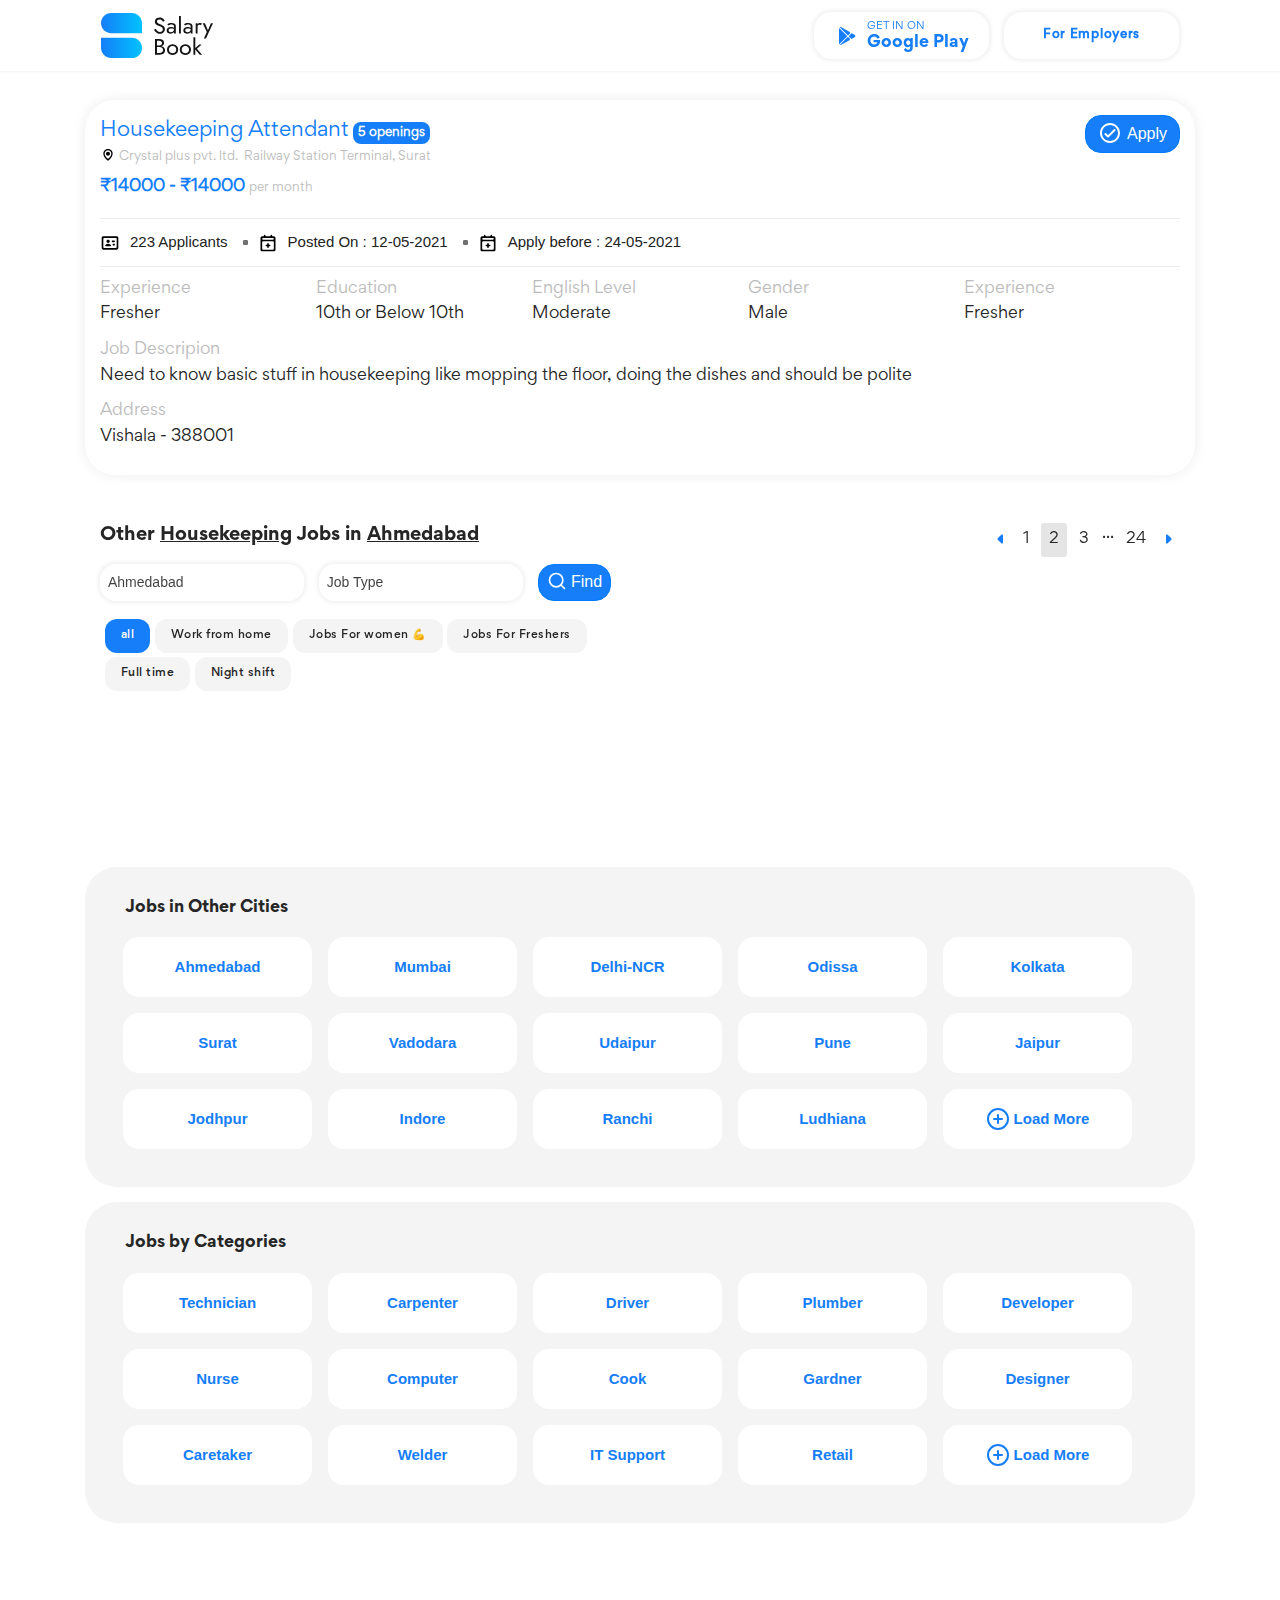
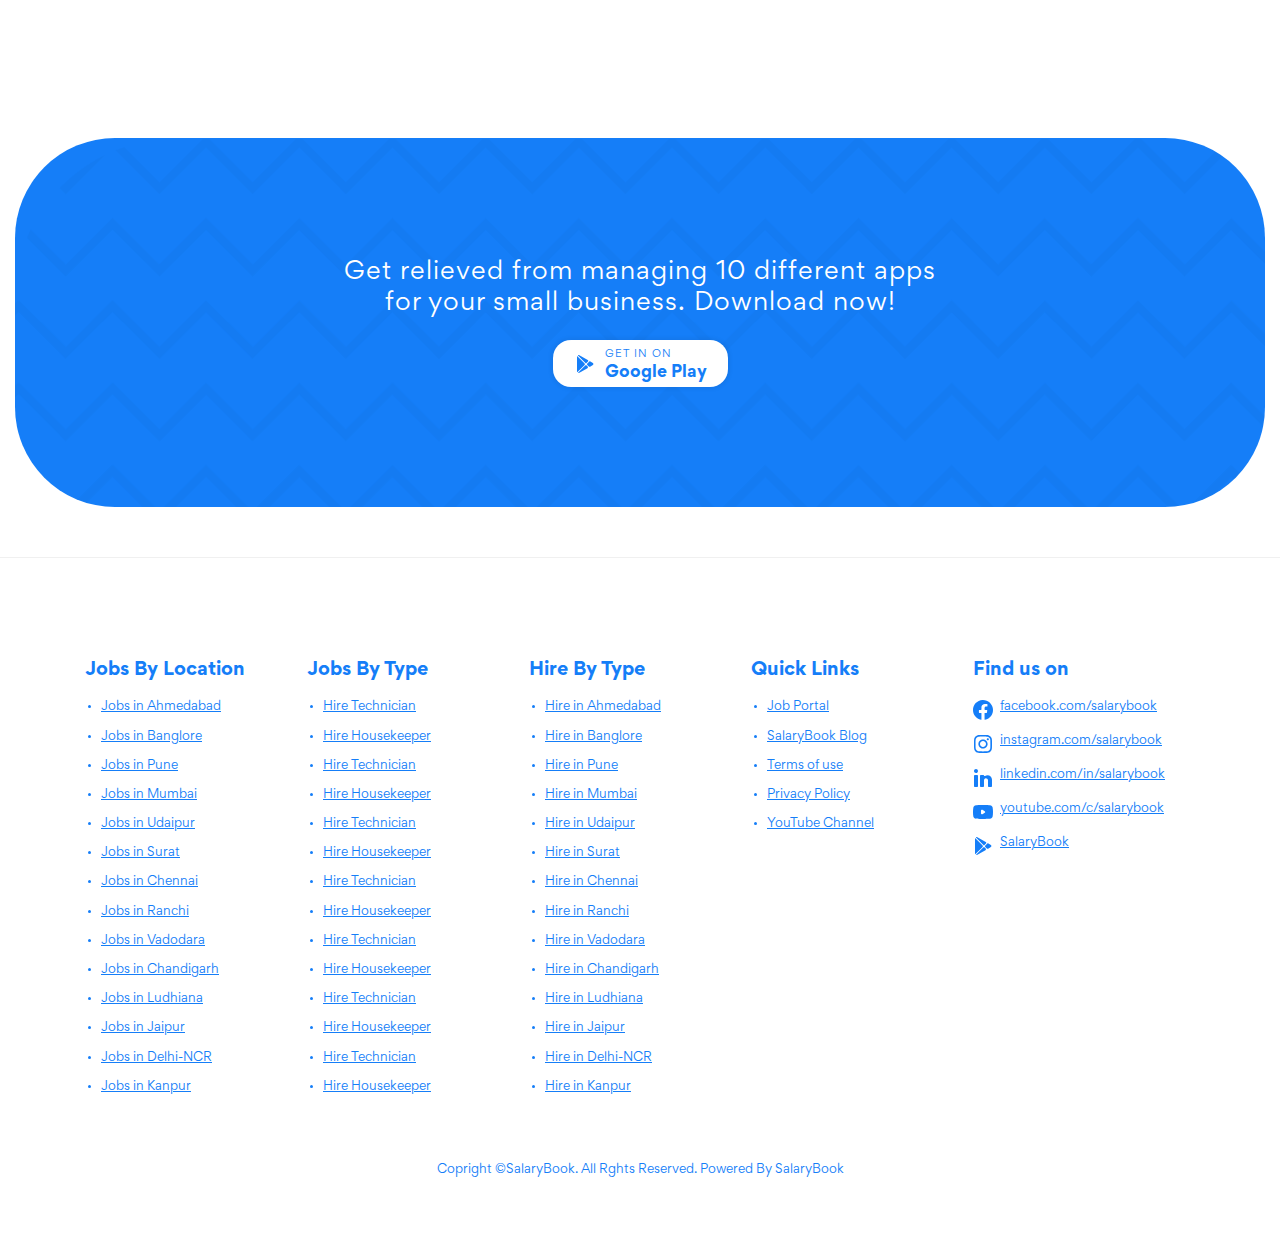
<file: job-details.html>
<!DOCTYPE html>
<html>
<head>
	<title>Salary Book</title>
  <meta charset="utf-8">
    <meta name="viewport" content="width=device-width, initial-scale=1">
    <link rel="stylesheet" type="text/css" href="Assets/css/bootstrap.min.css">
    <link rel="stylesheet" type="text/css" href="Assets/css/font-awesome.min.css">    
    <link rel="stylesheet" type="text/css" href="Assets/css/owl.theme.default.min.css">
    <link rel="stylesheet" type="text/css" href="Assets/css/style.css">
    <link rel="stylesheet" type="text/css" href="Assets/css/responsive.css">
    <link rel="stylesheet" type="text/css" href="Assets/gordita-fonts/style.css">
    <link rel="icon" sizes="" href="Assets/img/favicon.svg">

    <!-- Stylesheets -->    
    <link rel="stylesheet" href="Assets/owl-carousel/css/docs.theme.min.css">

    <!-- Owl Stylesheets -->
    <link rel="stylesheet" href="Assets/owl-carousel/css/owl.carousel.min.css">
    <link rel="stylesheet" href="Assets/owl-carousel/css/owl.theme.default.min.css">

     <!-- javascript -->
    <script src="Assets/owl-carousel/js/jquery.min.js"></script>
    <script src="Assets/owl-carousel/js/owl.carousel.js"></script>

    <script type="text/javascript" src="Assets/js/jquery.min.js"></script>
    <script type="text/javascript" src="Assets/js/proper.min.js"></script>
    <script type="text/javascript" src="Assets/js/bootstrap.min.js"></script>       
    <script type="text/javascript" src="Assets/js/owl.carousel.min.js"></script>


  

    <style type="text/css">
      /* #### Generated By: http://www.cufonfonts.com #### */

    @font-face {
    font-family: 'Gordita Regular';
    font-style: normal;
    font-weight: normal;
    src: url('Assets/gordita-fonts/Gordita Regular.woff') format('woff');
    }
    

    @font-face {
    font-family: 'Gordita Regular Italic';
    font-style: normal;
    font-weight: normal;
    src:  url('Assets/gordita-fonts/Gordita Regular Italic.woff') format('woff');
    }
    

    @font-face {
    font-family: 'Gordita Thin';
    font-style: normal;
    font-weight: normal;
    src:  url('Assets/gordita-fonts/Gordita Thin.woff') format('woff');
    }
    

    @font-face {
    font-family: 'Gordita Thin Italic';
    font-style: normal;
    font-weight: normal;
    src:  url('Assets/gordita-fonts/Gordita Thin Italic.woff') format('woff');
    }
    

    @font-face {
    font-family: 'Gordita Light';
    font-style: normal;
    font-weight: normal;
    src:  url('Assets/gordita-fonts/Gordita Light.woff') format('woff');
    }
    

    @font-face {
    font-family: 'Gordita Light Italic';
    font-style: normal;
    font-weight: normal;
    src:  url('gordita-fonts/Gordita Light Italic.woff') format('woff');
    }
    

    @font-face {
    font-family: 'Gordita Medium';
    font-style: normal;
    font-weight: normal;
    src:  url('Assets/gordita-fonts/Gordita Medium.woff') format('woff');
    }
    

    @font-face {
    font-family: 'Gordita Medium Italic';
    font-style: normal;
    font-weight: normal;
    src:  url('Assets/gordita-fonts/Gordita Medium Italic.woff') format('woff');
    }
    

    @font-face {
    font-family: 'Gordita Bold';
    font-style: normal;
    font-weight: normal;
    src:  url('Assets/gordita-fonts/Gordita Bold.woff') format('woff');
    }
    

    @font-face {
    font-family: 'Gordita Bold Italic';
    font-style: normal;
    font-weight: normal;
    src:  url('Assets/gordita-fonts/Gordita Bold Italic.woff') format('woff');
    }
    

    @font-face {
    font-family: 'Gordita Black';
    font-style: normal;
    font-weight: normal;
    src:  url('Assets/gordita-fonts/Gordita Black.woff') format('woff');
    }
    

    @font-face {
    font-family: 'Gordita Black Italic';
    font-style: normal;
    font-weight: normal;
    src:  url('Assets/gordita-fonts/Gordita Black Italic.woff') format('woff');
    }
    

    @font-face {
    font-family: 'Gordita Ultra';
    font-style: normal;
    font-weight: normal;
    src:  url('Assets/gordita-fonts/Gordita Ultra.woff') format('woff');
    }
    

    @font-face {
    font-family: 'Gordita Ultra Italic';
    font-style: normal;
    font-weight: normal;
    src:  url('Assets/gordita-fonts/Gordita Ultra Italic.woff') format('woff');
    }
    </style>

    

</head>
<body>
  <header>
    <div class="container">
    <nav class="navbar navbar-expand-md ">
      <a class="navbar-brand" href="index.html">
        <img src="Assets/img/logo.svg">
      </a>
      <button class="navbar-toggler" type="button" data-toggle="collapse" data-target="#collapsibleNavbar">
        <span class="navbar-toggler-icon">
          <i class="fa fa-bars"></i>
        </span>
      </button>
      <div class="collapse navbar-collapse" id="collapsibleNavbar">
        
        <ul class="navbar-nav right-menu" style="">
          <li class="nav-item">
            <a class="nav-link p-0" href="#">
              <div class="google_play-button">
                  <div class="google-icon">
                    <img src="Assets/img/Iconset/Primary/play_store.svg">
                  </div>
                  <div class="google-text">
                    <p class="m-0">GET IN ON</p>
                    <h4 class="m-0">Google Play</h4>
                  </div>
                </div>
            </a>
          </li>    
          <li class="nav-item">
            <a class="nav-link employeee-button" href="#">For Employers</a>
          </li>  
        </ul>
      </div>  
    </nav>
  </div>
  </header>  
  <section id="jobs">
    <div class="container">
      <div class="row">
        <div class="jobs-full-detail mb-5" id="jobs-details">
          <p><span class="job-title">Housekeeping Attendant</span> <span class="badge badge-primary">5 openings</span> <button class="btn btn-primary pull-right" data-toggle="modal" data-target="#apply-job"><img src="Assets/img/Iconset/White/tick-circle.svg">Apply</button></p>
          <p class="company-name mb-2"><img src="Assets/img/Location.svg" width="16"> Crystal plus pvt. ltd. <i class="fa fa-dot"></i> Railway Station Terminal, Surat</p>
          <p class="mb-2"><span class="Salary ">₹14000 - ₹14000</span> <span class="company-name">per month</span></p>
          <div class="date-and-user">
            <span> <img src="Assets/img/Iconset/Black/User Details.svg"> 223 Applicants</span>
            <span> <img src="Assets/img/Iconset/Rectangle.svg" class="dot-icon" width="8"> <img src="Assets/img/Iconset/Black/Calendar-plus.svg"> Posted On : 12-05-2021</span>
            <span> <img src="Assets/img/Iconset/Rectangle.svg" class="dot-icon" width="8"> <img src="Assets/img/Iconset/Black/Calendar-plus.svg"> Apply before : 24-05-2021</span>
          </div>
          <div class="qualifications">
            <div class="q-details">
              <p>Experience</p>
              <p class="fill-color">Fresher</p>
            </div>
            <div class="q-details">
              <p>Education</p>
              <p class="fill-color">10th or Below 10th</p>
            </div>
            <div class="q-details">
              <p>English Level</p>
              <p class="fill-color">Moderate</p>
            </div>
            <div class="q-details">
              <p>Gender</p>
              <p class="fill-color">Male</p>
            </div>
            <div class="q-details">
              <p>Experience</p>
              <p class="fill-color">Fresher</p>
            </div>
          </div>
          <div class="description">
            <p>Job Descripion</p>
            <p class="fill-color">Need to know basic stuff in housekeeping like mopping the floor, doing the dishes and should be polite</p>
          </div>
          <div class="address">
            <p>Address</p>
            <p class="fill-color">Vishala - 388001</p>
          </div>        
        </div>  
      </div>
      <div class="row">
        <div class="col-md-6">
          <div class="jobs-details">
            <h3 class="job-heading">Other <span>Housekeeping</span> Jobs in  <span>Ahmedabad</span></h3>
            <div class="row search-bar m-0">
              <div class="col-md-5 pl-0">
                <select>
                  <option>Ahmedabad</option>
                  <option>Ahmedabad</option>
                  <option>Ahmedabad</option>
                </select>
              </div>
              <div class="col-md-5 pl-0">
                <select>
                  <option>Job Type</option>
                  <option>Job Type</option>
                  <option>Job Type</option>
                </select>
              </div>
              <div class="col-md-2 p-0">
                <button class="btn btn-primary"><img src="Assets/img/Iconset/White/search.svg"> Find</button>
              </div>
            </div>
             <div class="row">
                <!-- Nav pills -->
                <ul class="nav nav-pills" role="tablist">
                  <li class="nav-item">
                    <a class="nav-link active" data-toggle="pill" href="#all">all</a>
                  </li>
                  <li class="nav-item">
                    <a class="nav-link" data-toggle="pill" href="#wfh">Work from home</a>
                  </li>
                  <li class="nav-item">
                    <a class="nav-link" data-toggle="pill" href="#jobs-for-women"> Jobs For women 💪</a>
                  </li>
                  <li class="nav-item">
                    <a class="nav-link" data-toggle="pill" href="#jobs-for-freshers"> Jobs For Freshers</a>
                  </li>
                  <li class="nav-item">
                    <a class="nav-link" data-toggle="pill" href="#full-time"> Full time</a>
                  </li>
                  <li class="nav-item">
                    <a class="nav-link" data-toggle="pill" href="#night-shift"> Night shift</a>
                  </li>
                </ul>

                <!-- Tab panes -->
                <div class="tab-content">
                  <div id="all" class="container tab-pane active"><br>                    
                                  
                  </div> 
                  <div id="wfh" class="container tab-pane"><br>                    
                                
                  </div>
                  <div id="jobs-for-women" class="container tab-pane "><br>                    
                              
                  </div> 
                  <div id="jobs-for-freshers" class="container tab-pane "><br>                    
                                 
                  </div> 
                  <div id="full-time" class="container tab-pane "><br>                    
                                  
                  </div>
                  <div id="night-shift" class="container tab-pane "><br>                    
                                
                  </div>      

                </div>
             </div>
          </div>
        </div>
        <div class="col-md-6">
          


          <div class="job-section">
            <ul class="pagination">
              <li class="page-item"><a class="page-link" href="#"><img src="Assets/img/Iconset/caret_left.svg" width="6"></a></li>
              <li class="page-item"><a class="page-link" href="#">1</a></li>
              <li class="page-item active"><a class="page-link" href="#">2</a></li>
              <li class="page-item "><a class="page-link" href="#">3</a></li>
              <li class="page-item">...</li>
              <li class="page-item"><a class="page-link" href="#">24</a></li>
              <li class="page-item"><a class="page-link" href="#"><img src="Assets/img/Iconset/caret_right.svg" width="6"></a></li>
            </ul>
              
            
          </div>
        </div>
      </div>
    </div>
  </section>
  <section id="cities">
    <div class="container">
      <div class="row">
        <div class="city-outer">
          <h4 class="city-heading">Jobs in Other Cities</h4>
          <a href="#"><span class="city-name">Ahmedabad</span></a>
          <a href="#"><span class="city-name">Mumbai</span></a>
          <a href="#"><span class="city-name">Delhi-NCR</span></a>
          <a href="#"><span class="city-name">Odissa</span></a>
          <a href="#"><span class="city-name">Kolkata</span></a>
          <a href="#"><span class="city-name">Surat</span></a>
          <a href="#"><span class="city-name">Vadodara</span></a>
          <a href="#"><span class="city-name">Udaipur</span></a>
          <a href="#"><span class="city-name">Pune</span></a>
          <a href="#"><span class="city-name">Jaipur</span></a>
          <a href="#"><span class="city-name">Jodhpur</span></a>
          <a href="#"><span class="city-name">Indore</span></a>
          <a href="#"><span class="city-name">Ranchi</span></a>
          <a href="#"><span class="city-name">Ludhiana</span></a>
          <a href="#"><span class="city-name"><img src="Assets/img/Iconset/Primary/plus-circle.svg" class="mr-1"> Load More</span></a>          
        </div>
        <div class="city-outer">
          <h4 class="city-heading">Jobs by Categories</h4>
          <a href="#"><span class="city-name">Technician</span></a>
          <a href="#"><span class="city-name">Carpenter</span></a>
          <a href="#"><span class="city-name">Driver</span></a>
          <a href="#"><span class="city-name">Plumber</span></a>
          <a href="#"><span class="city-name">Developer</span></a>
          <a href="#"><span class="city-name">Nurse</span></a>
          <a href="#"><span class="city-name">Computer</span></a>
          <a href="#"><span class="city-name">Cook</span></a>
          <a href="#"><span class="city-name">Gardner</span></a>
          <a href="#"><span class="city-name">Designer</span></a>
          <a href="#"><span class="city-name">Caretaker</span></a>
          <a href="#"><span class="city-name">Welder</span></a>
          <a href="#"><span class="city-name">IT Support</span></a>
          <a href="#"><span class="city-name">Retail</span></a>
          <a href="#"><span class="city-name"><img src="Assets/img/Iconset/Primary/plus-circle.svg" class="mr-1"> Load More</span></a>          
        </div>
      </div>
    </div>
  </section>




  <section id="app-download">
    <div class="container-fluid">
      <div class="row">
          <div class="app-store">
            <p>Get relieved from managing 10 different apps
              <br>for your small business. Download now!</p>
              <a href="#" class="w-100">
                <div class="google_play-button banner-button" style="margin:0 auto;">
                  <div class="google-icon">
                    <img src="Assets/img/Iconset/Primary/play_store.svg">
                  </div>
                  <div class="google-text">
                    <p class="m-0">GET IN ON</p>
                    <h4 class="m-0">Google Play</h4>
                  </div>
                </div>
              </a>
          </div>
      </div>
    </div>
  </section>
  <section id="footer">
    <footer>
      <div class="container">
        <div class="row ">
          <div class="footer-section mb-4">            
            <div class="footer-columns">
              <h3 class="footer-heading">Jobs By Location</h3>
              <ul class="footer-list unorder-list">                
                <li><a href="#">Jobs in Ahmedabad </a></li>                                            
                <li><a href="#">Jobs in Banglore </a></li>                                            
                <li><a href="#">Jobs in Pune </a></li>                                            
                <li><a href="#">Jobs in Mumbai </a></li>                                            
                <li><a href="#">Jobs in Udaipur </a></li>                                            
                <li><a href="#">Jobs in Surat </a></li>                                            
                <li><a href="#">Jobs in Chennai </a></li>                                            
                <li><a href="#">Jobs in Ranchi </a></li>                                            
                <li><a href="#">Jobs in Vadodara </a></li>                                            
                <li><a href="#">Jobs in Chandigarh </a></li>                                            
                <li><a href="#">Jobs in Ludhiana</a></li>                                            
                <li><a href="#">Jobs in Jaipur </a></li>                                            
                <li><a href="#">Jobs in Delhi-NCR </a></li>                                            
                <li><a href="#">Jobs in Kanpur </a></li>
              </ul>
            </div>
            <div class="footer-columns">
              <h3 class="footer-heading">Jobs By Type</h3>
              <ul class="footer-list unorder-list">                
                <li><a href="#">Hire Technician </a></li>                                            
                <li><a href="#">Hire Housekeeper </a></li>                                            
                <li><a href="#">Hire Technician </a></li>                                            
                <li><a href="#">Hire Housekeeper </a></li>                                            
                <li><a href="#">Hire Technician </a></li>                                            
                <li><a href="#">Hire Housekeeper </a></li>                                            
                <li><a href="#">Hire Technician </a></li>                                            
                <li><a href="#">Hire Housekeeper </a></li>                                            
                <li><a href="#">Hire Technician </a></li>                                            
                <li><a href="#">Hire Housekeeper </a></li>                                            
                <li><a href="#">Hire Technician </a></li>                                            
                <li><a href="#">Hire Housekeeper </a></li>                                            
                <li><a href="#">Hire Technician </a></li>                                            
                <li><a href="#">Hire Housekeeper </a></li>  
              </ul>
            </div>
            <div class="footer-columns ">
              <h3 class="footer-heading"> Hire By Type</h3>
              <ul class="footer-list unorder-list">                
                <li><a href="#">Hire in Ahmedabad </a></li>                                            
                <li><a href="#">Hire in Banglore </a></li>                                            
                <li><a href="#">Hire in Pune </a></li>                                            
                <li><a href="#">Hire in Mumbai </a></li>                                            
                <li><a href="#">Hire in Udaipur </a></li>                                            
                <li><a href="#">Hire in Surat </a></li>                                            
                <li><a href="#">Hire in Chennai </a></li>                                            
                <li><a href="#">Hire in Ranchi </a></li>                                            
                <li><a href="#">Hire in Vadodara </a></li>                                            
                <li><a href="#">Hire in Chandigarh </a></li>                                            
                <li><a href="#">Hire in Ludhiana</a></li>                                            
                <li><a href="#">Hire in Jaipur </a></li>                                            
                <li><a href="#">Hire in Delhi-NCR </a></li>                                            
                <li><a href="#">Hire in Kanpur </a></li>
              </ul>
            </div>
            <div class="footer-columns">
              <h3 class="footer-heading">Quick Links</h3>
              <ul class="footer-list unorder-list">
                <li><a href="#"> Job Portal </a></li>
                <li><a href="#"> SalaryBook Blog</a></li>
                <li><a href="#"> Terms of use </a></li>
                <li><a href="#"> Privacy Policy </a></li>
                <li><a href="#"> YouTube Channel </a></li>
              </ul>
            </div>
            <div class="footer-columns ">
              <h3 class="footer-heading">Find us on</h3>
              <ul class="footer-list">
                <li><img src="Assets/img/Iconset/Primary/Facebook.svg"><a href="https://m.facebook.com/SalaryBook-106620258173015/" target="_blank"><span>facebook.com/salarybook</span></a></li>
                <li><img src="Assets/img/Iconset/Primary/instagram.svg"><a href="#" target="_blank"> <span>instagram.com/salarybook</span></a></li>
                <li><img src="Assets/img/Iconset/Primary/Linkedin.svg"><a href="#" target="_blank"><span>linkedin.com/in/salarybook</span></a></li>
                <li><img src="Assets/img/Iconset/Primary/youtube.svg"><a href="#" target="_blank"><span>youtube.com/c/salarybook</span></a></li>
                <li><img src="Assets/img/Iconset/Primary/play_store.svg"><a href="#" target="_blank"><span>SalaryBook</span></a></li>      
              </ul>
            </div>
          </div>
        </div>
        <div class="row text-center">
          <p class="footer-copyright text-center w-100">Copright ©SalaryBook.  All Rghts Reserved.  Powered By SalaryBook</p>
        </div>
      </div>
    </footer>
  </section>







   <!-- The Modal -->
  <div class="modal fade" id="apply-job">
    <div class="modal-dialog modal-sm">
      <div class="modal-content">
      
        <!-- Modal Header -->
        <div class="modal-header">
          <h5 class="modal-title">Location Access</h5>
          <p>To find jobs in your area</p>
          <button type="button" class="close" data-dismiss="modal">&times;</button>
        </div>
        
        <!-- Modal body -->
        <div class="modal-body">
          <p>Please provide location access. This will allow
          us to find better results and hence show you
          more jobs.</p>
        </div>
        
        <!-- Modal footer -->
        <div class="modal-footer">
          <button type="button" class="btn btn-secondary">Give Location Access</button>
        </div>
        
      </div>
    </div>
  </div>




</body>
</html>
</file>
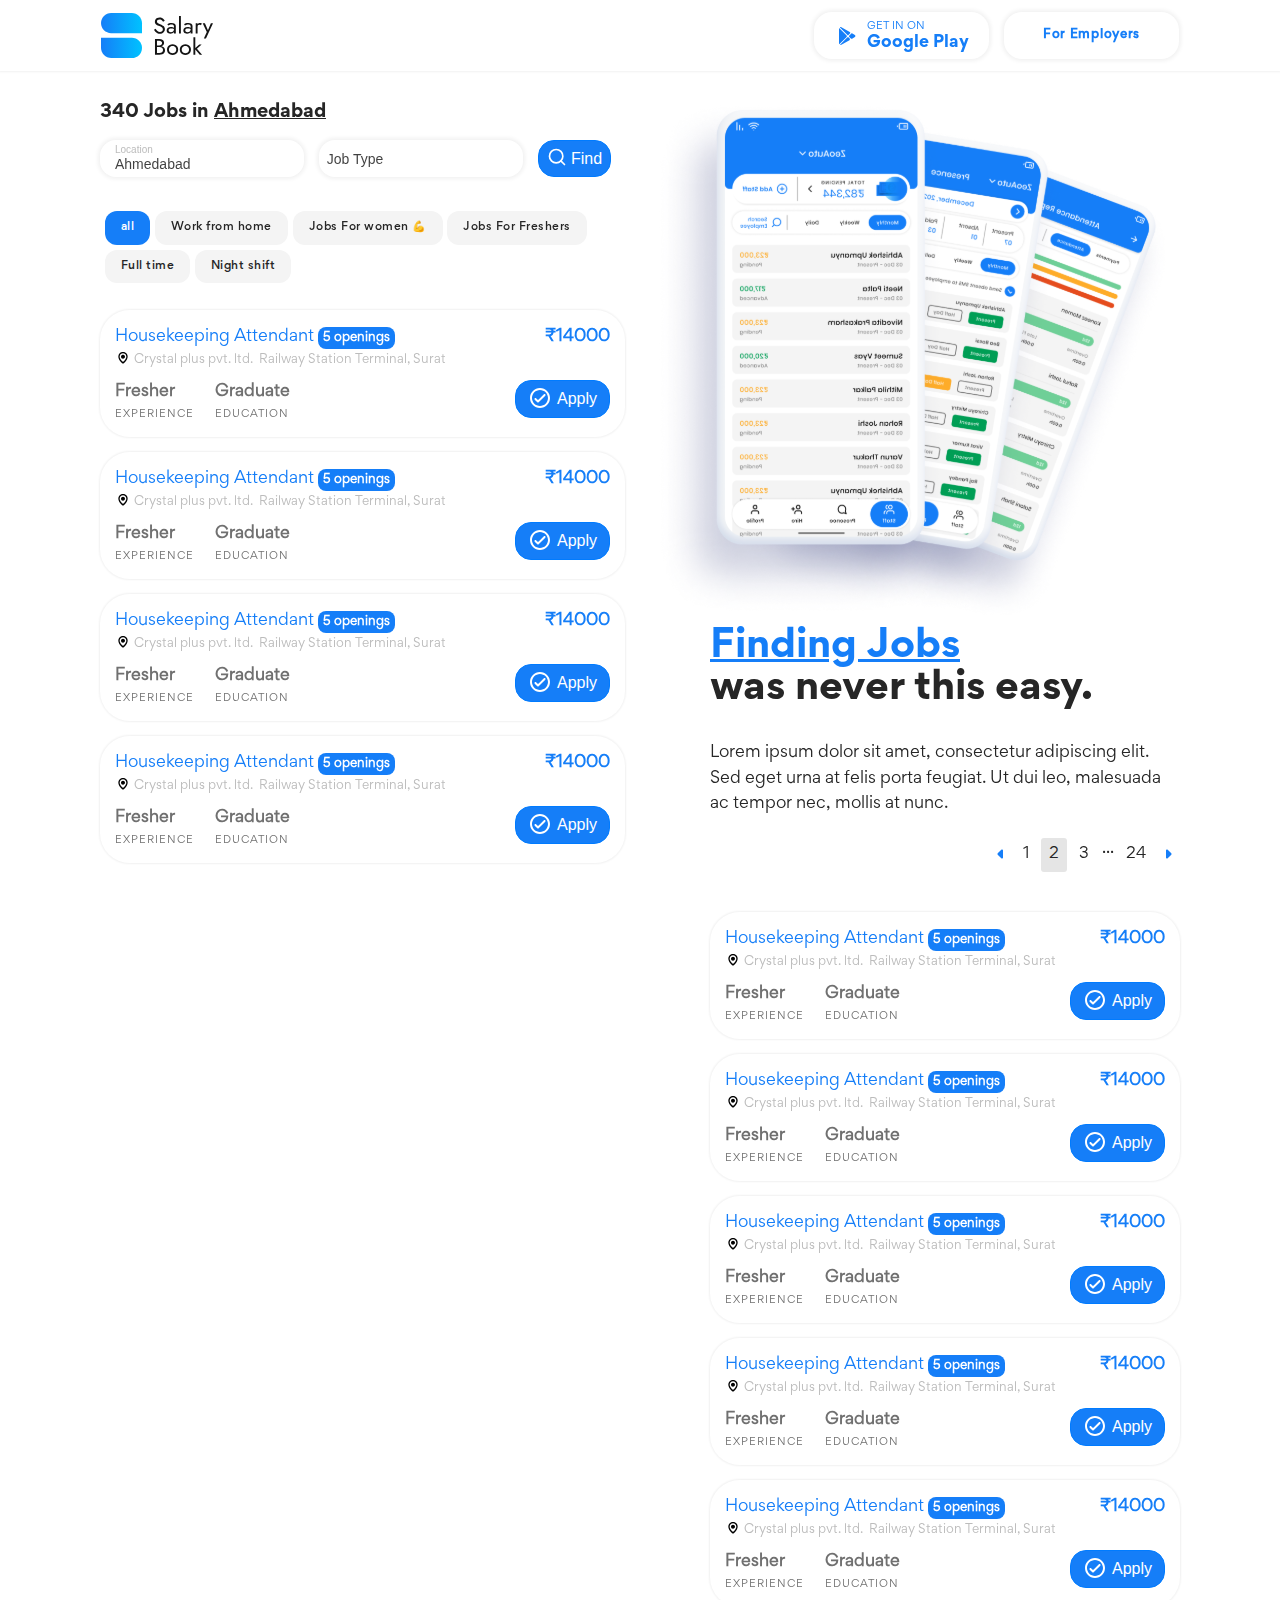
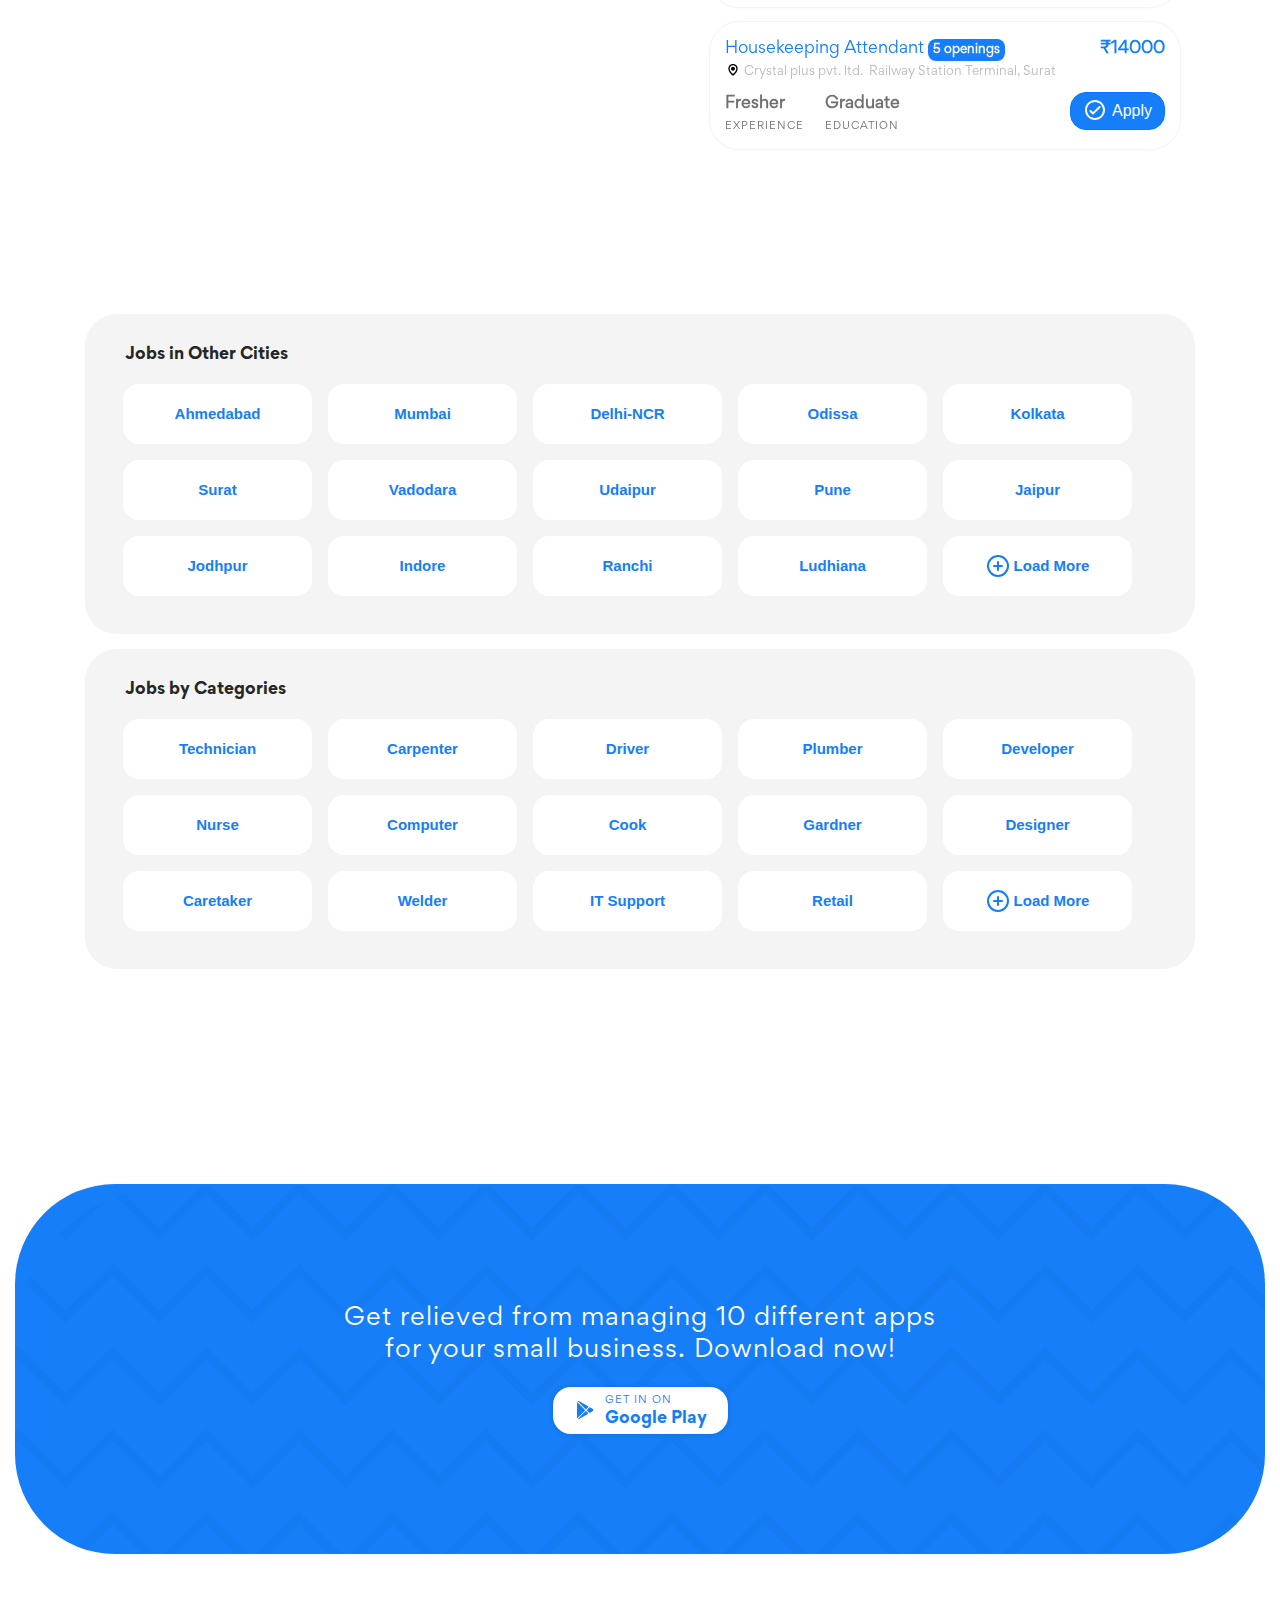
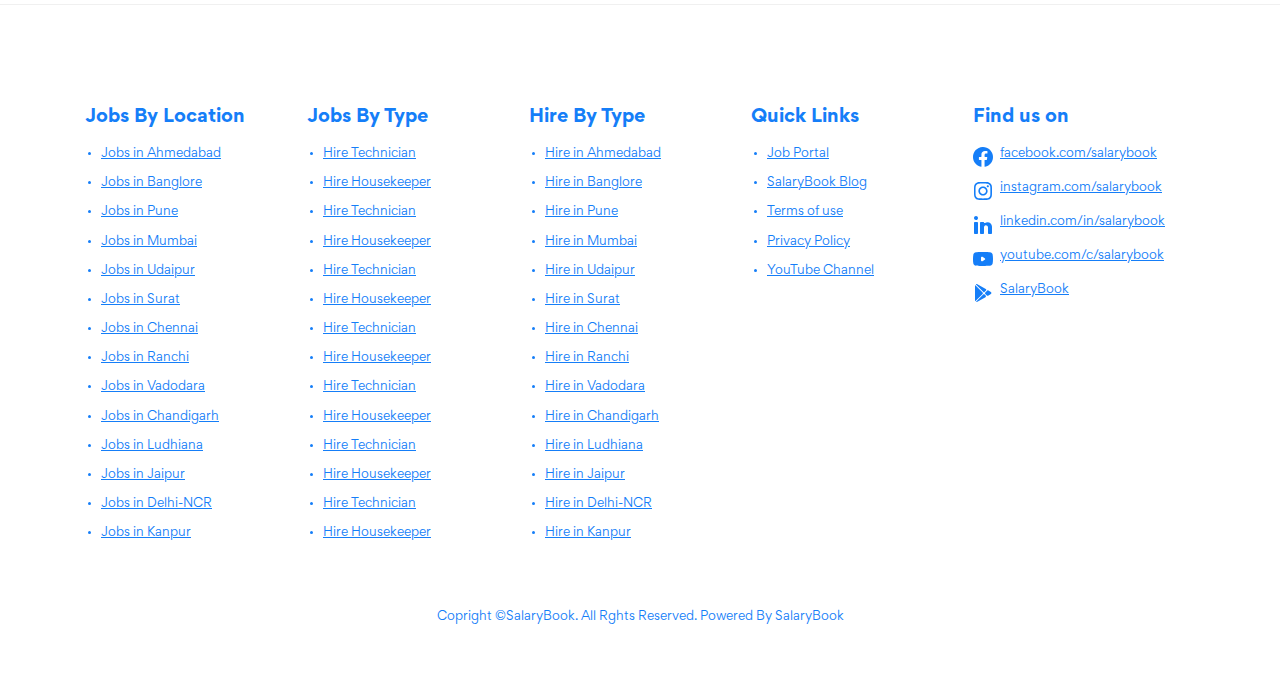
<file: job-in-city.html>
<!DOCTYPE html>
<html>
  <head>
 <title>Salary Book</title>
  <meta charset="utf-8">
    <meta name="viewport" content="width=device-width, initial-scale=1">
    <link rel="stylesheet" type="text/css" href="Assets/css/bootstrap.min.css">
    <link rel="stylesheet" type="text/css" href="Assets/css/font-awesome.min.css">    
    <link rel="stylesheet" type="text/css" href="Assets/css/owl.theme.default.min.css">
    <link rel="stylesheet" type="text/css" href="Assets/css/style.css">
    <link rel="stylesheet" type="text/css" href="Assets/css/responsive.css">
    <link rel="stylesheet" type="text/css" href="Assets/gordita-fonts/style.css">
    <link rel="icon" sizes="" href="Assets/img/favicon.svg">

    <!-- Stylesheets -->    
    <link rel="stylesheet" href="Assets/owl-carousel/css/docs.theme.min.css">

    <!-- Owl Stylesheets -->
    <link rel="stylesheet" href="Assets/owl-carousel/css/owl.carousel.min.css">
    <link rel="stylesheet" href="Assets/owl-carousel/css/owl.theme.default.min.css">

     <!-- javascript -->
    <script src="Assets/owl-carousel/js/jquery.min.js"></script>
    <script src="Assets/owl-carousel/js/owl.carousel.js"></script>

    <script type="text/javascript" src="Assets/js/jquery.min.js"></script>
    <script type="text/javascript" src="Assets/js/proper.min.js"></script>
    <script type="text/javascript" src="Assets/js/bootstrap.min.js"></script>       
    <script type="text/javascript" src="Assets/js/owl.carousel.min.js"></script>


  

    <style type="text/css">
      /* #### Generated By: http://www.cufonfonts.com #### */

    @font-face {
    font-family: 'Gordita Regular';
    font-style: normal;
    font-weight: normal;
    src: url('Assets/gordita-fonts/Gordita Regular.woff') format('woff');
    }
    

    @font-face {
    font-family: 'Gordita Regular Italic';
    font-style: normal;
    font-weight: normal;
    src:  url('Assets/gordita-fonts/Gordita Regular Italic.woff') format('woff');
    }
    

    @font-face {
    font-family: 'Gordita Thin';
    font-style: normal;
    font-weight: normal;
    src:  url('Assets/gordita-fonts/Gordita Thin.woff') format('woff');
    }
    

    @font-face {
    font-family: 'Gordita Thin Italic';
    font-style: normal;
    font-weight: normal;
    src:  url('Assets/gordita-fonts/Gordita Thin Italic.woff') format('woff');
    }
    

    @font-face {
    font-family: 'Gordita Light';
    font-style: normal;
    font-weight: normal;
    src:  url('Assets/gordita-fonts/Gordita Light.woff') format('woff');
    }
    

    @font-face {
    font-family: 'Gordita Light Italic';
    font-style: normal;
    font-weight: normal;
    src:  url('gordita-fonts/Gordita Light Italic.woff') format('woff');
    }
    

    @font-face {
    font-family: 'Gordita Medium';
    font-style: normal;
    font-weight: normal;
    src:  url('Assets/gordita-fonts/Gordita Medium.woff') format('woff');
    }
    

    @font-face {
    font-family: 'Gordita Medium Italic';
    font-style: normal;
    font-weight: normal;
    src:  url('Assets/gordita-fonts/Gordita Medium Italic.woff') format('woff');
    }
    

    @font-face {
    font-family: 'Gordita Bold';
    font-style: normal;
    font-weight: normal;
    src:  url('Assets/gordita-fonts/Gordita Bold.woff') format('woff');
    }
    

    @font-face {
    font-family: 'Gordita Bold Italic';
    font-style: normal;
    font-weight: normal;
    src:  url('Assets/gordita-fonts/Gordita Bold Italic.woff') format('woff');
    }
    

    @font-face {
    font-family: 'Gordita Black';
    font-style: normal;
    font-weight: normal;
    src:  url('Assets/gordita-fonts/Gordita Black.woff') format('woff');
    }
    

    @font-face {
    font-family: 'Gordita Black Italic';
    font-style: normal;
    font-weight: normal;
    src:  url('Assets/gordita-fonts/Gordita Black Italic.woff') format('woff');
    }
    

    @font-face {
    font-family: 'Gordita Ultra';
    font-style: normal;
    font-weight: normal;
    src:  url('Assets/gordita-fonts/Gordita Ultra.woff') format('woff');
    }
    

    @font-face {
    font-family: 'Gordita Ultra Italic';
    font-style: normal;
    font-weight: normal;
    src:  url('Assets/gordita-fonts/Gordita Ultra Italic.woff') format('woff');
    }
    </style>

    

</head>
<body>
  <header>
    <div class="container">
    <nav class="navbar navbar-expand-md ">
      <a class="navbar-brand" href="index.html">
        <img src="Assets/img/logo.svg">
      </a>
      <button class="navbar-toggler" type="button" data-toggle="collapse" data-target="#collapsibleNavbar">
        <span class="navbar-toggler-icon">
          <i class="fa fa-bars"></i>
        </span>
      </button>
      <div class="collapse navbar-collapse" id="collapsibleNavbar">
        
        <ul class="navbar-nav right-menu" style="">
          <li class="nav-item">
            <a class="nav-link p-0" href="#">
              <div class="google_play-button">
                  <div class="google-icon">
                    <img src="Assets/img/Iconset/Primary/play_store.svg">
                  </div>
                  <div class="google-text">
                    <p class="m-0">GET IN ON</p>
                    <h4 class="m-0">Google Play</h4>
                  </div>
                </div>
            </a>
          </li>    
          <li class="nav-item">
            <a class="nav-link employeee-button p-0" href="#">For Employers</a>
          </li>  
        </ul>
      </div>  
    </nav>
  </div>
  </header>
  <section id="jobs">
    <div class="container">
      <div class="row">
        <div class="col-md-6">
          <div class="jobs-details">
            <h3 class="job-heading">340 Jobs in <span>Ahmedabad</span></h3>
            <div class="row search-bar m-0">
              <div class="col-md-5 pl-0">
                <div class="form-group">
                  <label class="location-label">Location</label>
                <select style="    padding: 0 15px;  line-height: 48px;">
                  <option>Ahmedabad</option>
                  <option>Ahmedabad</option>
                  <option>Ahmedabad</option>
                </select>
                </div>
              </div>
              <div class="col-md-5 pl-0">
                <select>
                  <option>Job Type</option>
                  <option>Job Type</option>
                  <option>Job Type</option>
                </select>
              </div>
              <div class="col-md-2 p-0">
                <button class="btn btn-primary"><img src="Assets/img/Iconset/White/search.svg"> Find</button>
              </div>
            </div>
             <div class="row">
                <!-- Nav pills -->
                <ul class="nav nav-pills" role="tablist">
                  <li class="nav-item">
                    <a class="nav-link active" data-toggle="pill" href="#all">all</a>
                  </li>
                  <li class="nav-item">
                    <a class="nav-link" data-toggle="pill" href="#wfh">Work from home</a>
                  </li>
                  <li class="nav-item">
                    <a class="nav-link" data-toggle="pill" href="#jobs-for-women"> Jobs For women 💪</a>
                  </li>
                  <li class="nav-item">
                    <a class="nav-link" data-toggle="pill" href="#jobs-for-freshers"> Jobs For Freshers</a>
                  </li>
                  <li class="nav-item">
                    <a class="nav-link" data-toggle="pill" href="#full-time"> Full time</a>
                  </li>
                  <li class="nav-item">
                    <a class="nav-link" data-toggle="pill" href="#night-shift"> Night shift</a>
                  </li>
                </ul>

                <!-- Tab panes -->
                <div class="tab-content">
                  <div id="all" class="container tab-pane active"><br>                    
                    <div class="jobs-full-detail">
                      <p><a href="job-details.html"><span class="job-title">Housekeeping Attendant</span> <span class="badge badge-primary">5 openings</span></a> <span class="Salary pull-right">₹14000</span></p>
                      <p class="company-name"><img src="Assets/img/Location.svg" width="16"> Crystal plus pvt. ltd. <i class="fa fa-dot"></i> Railway Station Terminal, Surat</p>
                      <p><span class="Fresher pull-left">Fresher</span> <span class="Fresher">Graduate</span> <button class="btn btn-primary pull-right" data-toggle="modal" data-target="#apply-job"><img src="Assets/img/Iconset/White/tick-circle.svg">Apply</button><br>
                      <span class="experience">Experience</span> <span class="experience">Education</span>                       
                      </p>
                    </div>
                  <div class="jobs-full-detail">
                      <p><span class="job-title">Housekeeping Attendant</span> <span class="badge badge-primary">5 openings</span> <span class="Salary pull-right">₹14000</span></p>
                      <p class="company-name"><img src="Assets/img/Location.svg" width="16"> Crystal plus pvt. ltd. <i class="fa fa-dot"></i> Railway Station Terminal, Surat</p>
                      <p><span class="Fresher pull-left">Fresher</span> <span class="Fresher">Graduate</span> <button class="btn btn-primary pull-right" data-toggle="modal" data-target="#apply-job"><img src="Assets/img/Iconset/White/tick-circle.svg" >Apply</button><br>
                      <span class="experience">Experience</span> <span class="experience">Education</span>                       
                    </p>
                    </div>
                    <div class="jobs-full-detail">
                      <p><span class="job-title">Housekeeping Attendant</span> <span class="badge badge-primary">5 openings</span> <span class="Salary pull-right">₹14000</span></p>
                      <p class="company-name"><img src="Assets/img/Location.svg" width="16"> Crystal plus pvt. ltd. <i class="fa fa-dot"></i> Railway Station Terminal, Surat</p>
                      <p><span class="Fresher pull-left">Fresher</span> <span class="Fresher">Graduate</span> <button class="btn btn-primary pull-right"  data-toggle="modal" data-target="#apply-job"><img src="Assets/img/Iconset/White/tick-circle.svg">Apply</button><br>
                      <span class="experience">Experience</span> <span class="experience">Education</span>                       
                    </p>
                    </div>
                    <div class="jobs-full-detail">
                      <p><span class="job-title">Housekeeping Attendant</span> <span class="badge badge-primary">5 openings</span> <span class="Salary pull-right">₹14000</span></p>
                      <p class="company-name"><img src="Assets/img/Location.svg" width="16"> Crystal plus pvt. ltd. <i class="fa fa-dot"></i> Railway Station Terminal, Surat</p>
                      <p><span class="Fresher pull-left">Fresher</span> <span class="Fresher">Graduate</span> <button class="btn btn-primary pull-right" data-toggle="modal" data-target="#apply-job"><img src="Assets/img/Iconset/White/tick-circle.svg" >Apply</button><br>
                      <span class="experience">Experience</span> <span class="experience">Education</span>                       
                    </p>
                    </div>
                  </div>  
                  <div id="wfh" class="container tab-pane "><br>                    
                    <div class="jobs-full-detail">
                      <p><a href="job-details.html"><span class="job-title">Housekeeping Attendant</span> <span class="badge badge-primary">5 openings</span></a> <span class="Salary pull-right">₹14000</span></p>
                      <p class="company-name"><img src="Assets/img/Location.svg" width="16"> Crystal plus pvt. ltd. <i class="fa fa-dot"></i> Railway Station Terminal, Surat</p>
                      <p><span class="Fresher pull-left">Fresher</span> <span class="Fresher">Graduate</span> <button class="btn btn-primary pull-right" data-toggle="modal" data-target="#apply-job"><img src="Assets/img/Iconset/White/tick-circle.svg">Apply</button><br>
                      <span class="experience">Experience</span> <span class="experience">Education</span>                       
                      </p>
                    </div>                                     
                    <div class="jobs-full-detail">
                      <p><span class="job-title">Housekeeping Attendant</span> <span class="badge badge-primary">5 openings</span> <span class="Salary pull-right">₹14000</span></p>
                      <p class="company-name"><img src="Assets/img/Location.svg" width="16"> Crystal plus pvt. ltd. <i class="fa fa-dot"></i> Railway Station Terminal, Surat</p>
                      <p><span class="Fresher pull-left">Fresher</span> <span class="Fresher">Graduate</span> <button class="btn btn-primary pull-right" data-toggle="modal" data-target="#apply-job"><img src="Assets/img/Iconset/White/tick-circle.svg" >Apply</button><br>
                      <span class="experience">Experience</span> <span class="experience">Education</span>                       
                    </p>
                    </div>
                  </div>  
                  <div id="jobs-for-women" class="container tab-pane "><br>                    
                    <div class="jobs-full-detail">
                      <p><a href="job-details.html"><span class="job-title">Housekeeping Attendant</span> <span class="badge badge-primary">5 openings</span></a> <span class="Salary pull-right">₹14000</span></p>
                      <p class="company-name"><img src="Assets/img/Location.svg" width="16"> Crystal plus pvt. ltd. <i class="fa fa-dot"></i> Railway Station Terminal, Surat</p>
                      <p><span class="Fresher pull-left">Fresher</span> <span class="Fresher">Graduate</span> <button class="btn btn-primary pull-right" data-toggle="modal" data-target="#apply-job"><img src="Assets/img/Iconset/White/tick-circle.svg">Apply</button><br>
                      <span class="experience">Experience</span> <span class="experience">Education</span>                       
                      </p>
                    </div>                                     
                    <div class="jobs-full-detail">
                      <p><span class="job-title">Housekeeping Attendant</span> <span class="badge badge-primary">5 openings</span> <span class="Salary pull-right">₹14000</span></p>
                      <p class="company-name"><img src="Assets/img/Location.svg" width="16"> Crystal plus pvt. ltd. <i class="fa fa-dot"></i> Railway Station Terminal, Surat</p>
                      <p><span class="Fresher pull-left">Fresher</span> <span class="Fresher">Graduate</span> <button class="btn btn-primary pull-right" data-toggle="modal" data-target="#apply-job"><img src="Assets/img/Iconset/White/tick-circle.svg" >Apply</button><br>
                      <span class="experience">Experience</span> <span class="experience">Education</span>                       
                    </p>
                    </div>
                  </div> 
                  <div id="jobs-for-freshers" class="container tab-pane "><br>                    
                    <div class="jobs-full-detail">
                      <p><a href="job-details.html"><span class="job-title">Housekeeping Attendant</span> <span class="badge badge-primary">5 openings</span></a> <span class="Salary pull-right">₹14000</span></p>
                      <p class="company-name"><img src="Assets/img/Location.svg" width="16"> Crystal plus pvt. ltd. <i class="fa fa-dot"></i> Railway Station Terminal, Surat</p>
                      <p><span class="Fresher pull-left">Fresher</span> <span class="Fresher">Graduate</span> <button class="btn btn-primary pull-right" data-toggle="modal" data-target="#apply-job"><img src="Assets/img/Iconset/White/tick-circle.svg">Apply</button><br>
                      <span class="experience">Experience</span> <span class="experience">Education</span>                       
                      </p>
                    </div>                                     
                    <div class="jobs-full-detail">
                      <p><span class="job-title">Housekeeping Attendant</span> <span class="badge badge-primary">5 openings</span> <span class="Salary pull-right">₹14000</span></p>
                      <p class="company-name"><img src="Assets/img/Location.svg" width="16"> Crystal plus pvt. ltd. <i class="fa fa-dot"></i> Railway Station Terminal, Surat</p>
                      <p><span class="Fresher pull-left">Fresher</span> <span class="Fresher">Graduate</span> <button class="btn btn-primary pull-right" data-toggle="modal" data-target="#apply-job"><img src="Assets/img/Iconset/White/tick-circle.svg" >Apply</button><br>
                      <span class="experience">Experience</span> <span class="experience">Education</span>                       
                    </p>
                    </div>
                  </div> 
                  <div id="full-time" class="container tab-pane "><br>                    
                    <div class="jobs-full-detail">
                      <p><a href="job-details.html"><span class="job-title">Housekeeping Attendant</span> <span class="badge badge-primary">5 openings</span></a> <span class="Salary pull-right">₹14000</span></p>
                      <p class="company-name"><img src="Assets/img/Location.svg" width="16"> Crystal plus pvt. ltd. <i class="fa fa-dot"></i> Railway Station Terminal, Surat</p>
                      <p><span class="Fresher pull-left">Fresher</span> <span class="Fresher">Graduate</span> <button class="btn btn-primary pull-right" data-toggle="modal" data-target="#apply-job"><img src="Assets/img/Iconset/White/tick-circle.svg">Apply</button><br>
                      <span class="experience">Experience</span> <span class="experience">Education</span>                       
                      </p>
                    </div>                                     
                    <div class="jobs-full-detail">
                      <p><span class="job-title">Housekeeping Attendant</span> <span class="badge badge-primary">5 openings</span> <span class="Salary pull-right">₹14000</span></p>
                      <p class="company-name"><img src="Assets/img/Location.svg" width="16"> Crystal plus pvt. ltd. <i class="fa fa-dot"></i> Railway Station Terminal, Surat</p>
                      <p><span class="Fresher pull-left">Fresher</span> <span class="Fresher">Graduate</span> <button class="btn btn-primary pull-right" data-toggle="modal" data-target="#apply-job"><img src="Assets/img/Iconset/White/tick-circle.svg" >Apply</button><br>
                      <span class="experience">Experience</span> <span class="experience">Education</span>                       
                    </p>
                    </div>
                  </div> 
                  <div id="night-shift" class="container tab-pane "><br>                    
                    <div class="jobs-full-detail">
                      <p><a href="job-details.html"><span class="job-title">Housekeeping Attendant</span> <span class="badge badge-primary">5 openings</span></a> <span class="Salary pull-right">₹14000</span></p>
                      <p class="company-name"><img src="Assets/img/Location.svg" width="16"> Crystal plus pvt. ltd. <i class="fa fa-dot"></i> Railway Station Terminal, Surat</p>
                      <p><span class="Fresher pull-left">Fresher</span> <span class="Fresher">Graduate</span> <button class="btn btn-primary pull-right" data-toggle="modal" data-target="#apply-job"><img src="Assets/img/Iconset/White/tick-circle.svg">Apply</button><br>
                      <span class="experience">Experience</span> <span class="experience">Education</span>                       
                      </p>
                    </div>                                     
                    <div class="jobs-full-detail">
                      <p><span class="job-title">Housekeeping Attendant</span> <span class="badge badge-primary">5 openings</span> <span class="Salary pull-right">₹14000</span></p>
                      <p class="company-name"><img src="Assets/img/Location.svg" width="16"> Crystal plus pvt. ltd. <i class="fa fa-dot"></i> Railway Station Terminal, Surat</p>
                      <p><span class="Fresher pull-left">Fresher</span> <span class="Fresher">Graduate</span> <button class="btn btn-primary pull-right" data-toggle="modal" data-target="#apply-job"><img src="Assets/img/Iconset/White/tick-circle.svg" >Apply</button><br>
                      <span class="experience">Experience</span> <span class="experience">Education</span>                       
                    </p>
                    </div>
                  </div> 


                </div>
             </div>
          </div>
        </div>
        <div class="col-md-6">
          <div class="img-section">
              <img src="Assets/img/view3.svg">
              <h3 class="find-job-title"><span>Finding Jobs </span> <br> was never this easy.</h3>
              <p>Lorem ipsum dolor sit amet, consectetur adipiscing elit. Sed eget urna at felis porta
              feugiat. Ut dui leo,  malesuada ac tempor nec, mollis at nunc. </p>
          </div>
          <div class="job-section">
            <ul class="pagination">
              <li class="page-item"><a class="page-link" href="#"><img src="Assets/img/Iconset/caret_left.svg" width="6"></a></li>
              <li class="page-item"><a class="page-link" href="#">1</a></li>
              <li class="page-item active"><a class="page-link" href="#">2</a></li>
              <li class="page-item "><a class="page-link" href="#">3</a></li>
              <li class="page-item">...</li>
              <li class="page-item"><a class="page-link" href="#">24</a></li>
              <li class="page-item"><a class="page-link" href="#"><img src="Assets/img/Iconset/caret_right.svg" width="6"></a></li>
            </ul>
              
            <div class="jobs-full-detail">
                <p><span class="job-title">Housekeeping Attendant</span> <span class="badge badge-primary">5 openings</span> <span class="Salary pull-right">₹14000</span></p>
                <p class="company-name"><img src="Assets/img/Location.svg" width="16"> Crystal plus pvt. ltd. <i class="fa fa-dot"></i> Railway Station Terminal, Surat</p>
                <p><span class="Fresher pull-left">Fresher</span> <span class="Fresher">Graduate</span> <button class="btn btn-primary pull-right" data-toggle="modal" data-target="#apply-job"><img src="Assets/img/Iconset/White/tick-circle.svg">Apply</button><br>
                <span class="experience">Experience</span> <span class="experience">Education</span>                       
                </p>
          </div>
          <div class="jobs-full-detail">
                <p><span class="job-title">Housekeeping Attendant</span> <span class="badge badge-primary">5 openings</span> <span class="Salary pull-right">₹14000</span></p>
                <p class="company-name"><img src="Assets/img/Location.svg" width="16"> Crystal plus pvt. ltd. <i class="fa fa-dot"></i> Railway Station Terminal, Surat</p>
                <p><span class="Fresher pull-left">Fresher</span> <span class="Fresher">Graduate</span> <button class="btn btn-primary pull-right" data-toggle="modal" data-target="#apply-job"><img src="Assets/img/Iconset/White/tick-circle.svg">Apply</button><br>
                <span class="experience">Experience</span> <span class="experience">Education</span>                       
                </p>
          </div>
          <div class="jobs-full-detail">
                <p><span class="job-title">Housekeeping Attendant</span> <span class="badge badge-primary">5 openings</span> <span class="Salary pull-right">₹14000</span></p>
                <p class="company-name"><img src="Assets/img/Location.svg" width="16"> Crystal plus pvt. ltd. <i class="fa fa-dot"></i> Railway Station Terminal, Surat</p>
                <p><span class="Fresher pull-left">Fresher</span> <span class="Fresher">Graduate</span> <button class="btn btn-primary pull-right" data-toggle="modal" data-target="#apply-job"><img src="Assets/img/Iconset/White/tick-circle.svg">Apply</button><br>
                <span class="experience">Experience</span> <span class="experience">Education</span>                       
                </p>
          </div>
          <div class="jobs-full-detail">
                <p><span class="job-title">Housekeeping Attendant</span> <span class="badge badge-primary">5 openings</span> <span class="Salary pull-right">₹14000</span></p>
                <p class="company-name"><img src="Assets/img/Location.svg" width="16"> Crystal plus pvt. ltd. <i class="fa fa-dot"></i> Railway Station Terminal, Surat</p>
                <p><span class="Fresher pull-left">Fresher</span> <span class="Fresher">Graduate</span> <button class="btn btn-primary pull-right" data-toggle="modal" data-target="#apply-job"><img src="Assets/img/Iconset/White/tick-circle.svg">Apply</button><br>
                <span class="experience">Experience</span> <span class="experience">Education</span>                       
                </p>
          </div>
          <div class="jobs-full-detail">
                <p><span class="job-title">Housekeeping Attendant</span> <span class="badge badge-primary">5 openings</span> <span class="Salary pull-right">₹14000</span></p>
                <p class="company-name"><img src="Assets/img/Location.svg" width="16"> Crystal plus pvt. ltd. <i class="fa fa-dot"></i> Railway Station Terminal, Surat</p>
                <p><span class="Fresher pull-left">Fresher</span> <span class="Fresher">Graduate</span> <button class="btn btn-primary pull-right" data-toggle="modal" data-target="#apply-job"><img src="Assets/img/Iconset/White/tick-circle.svg">Apply</button><br>
                <span class="experience">Experience</span> <span class="experience">Education</span>                       
                </p>
          </div>
          <div class="jobs-full-detail">
                <p><span class="job-title">Housekeeping Attendant</span> <span class="badge badge-primary">5 openings</span> <span class="Salary pull-right">₹14000</span></p>
                <p class="company-name"><img src="Assets/img/Location.svg" width="16"> Crystal plus pvt. ltd. <i class="fa fa-dot"></i> Railway Station Terminal, Surat</p>
                <p><span class="Fresher pull-left">Fresher</span> <span class="Fresher">Graduate</span> <button class="btn btn-primary pull-right" data-toggle="modal" data-target="#apply-job"><img src="Assets/img/Iconset/White/tick-circle.svg">Apply</button><br>
                <span class="experience">Experience</span> <span class="experience">Education</span>                       
                </p>
          </div>
          </div>
        </div>
      </div>
    </div>
  </section>
  <section id="cities">
    <div class="container">
      <div class="row">
        <div class="city-outer">
          <h4 class="city-heading">Jobs in Other Cities</h4>
          <a href="#"><span class="city-name">Ahmedabad</span></a>
          <a href="#"><span class="city-name">Mumbai</span></a>
          <a href="#"><span class="city-name">Delhi-NCR</span></a>
          <a href="#"><span class="city-name">Odissa</span></a>
          <a href="#"><span class="city-name">Kolkata</span></a>
          <a href="#"><span class="city-name">Surat</span></a>
          <a href="#"><span class="city-name">Vadodara</span></a>
          <a href="#"><span class="city-name">Udaipur</span></a>
          <a href="#"><span class="city-name">Pune</span></a>
          <a href="#"><span class="city-name">Jaipur</span></a>
          <a href="#"><span class="city-name">Jodhpur</span></a>
          <a href="#"><span class="city-name">Indore</span></a>
          <a href="#"><span class="city-name">Ranchi</span></a>
          <a href="#"><span class="city-name">Ludhiana</span></a>
          <a href="#"><span class="city-name"><img src="Assets/img/Iconset/Primary/plus-circle.svg" class="mr-1"> Load More</span></a>          
        </div>
        <div class="city-outer">
          <h4 class="city-heading">Jobs by Categories</h4>
          <a href="#"><span class="city-name">Technician</span></a>
          <a href="#"><span class="city-name">Carpenter</span></a>
          <a href="#"><span class="city-name">Driver</span></a>
          <a href="#"><span class="city-name">Plumber</span></a>
          <a href="#"><span class="city-name">Developer</span></a>
          <a href="#"><span class="city-name">Nurse</span></a>
          <a href="#"><span class="city-name">Computer</span></a>
          <a href="#"><span class="city-name">Cook</span></a>
          <a href="#"><span class="city-name">Gardner</span></a>
          <a href="#"><span class="city-name">Designer</span></a>
          <a href="#"><span class="city-name">Caretaker</span></a>
          <a href="#"><span class="city-name">Welder</span></a>
          <a href="#"><span class="city-name">IT Support</span></a>
          <a href="#"><span class="city-name">Retail</span></a>
          <a href="#"><span class="city-name"><img src="Assets/img/Iconset/Primary/plus-circle.svg" class="mr-1"> Load More</span></a>          
        </div>
      </div>
    </div>
  </section>




  <section id="app-download">
    <div class="container-fluid">
      <div class="row">
          <div class="app-store">
            <p>Get relieved from managing 10 different apps
              <br>for your small business. Download now!</p>
              <a href="#" class="w-100">
                <div class="google_play-button banner-button" style="margin:0 auto;">
                  <div class="google-icon">
                    <img src="Assets/img/Iconset/Primary/play_store.svg">
                  </div>
                  <div class="google-text">
                    <p class="m-0">GET IN ON</p>
                    <h4 class="m-0">Google Play</h4>
                  </div>
                </div>
              </a>
          </div>
      </div>
    </div>
  </section>
  <section id="footer">
    <footer>
      <div class="container">
        <div class="row ">
          <div class="footer-section mb-4">            
            <div class="footer-columns">
              <h3 class="footer-heading">Jobs By Location</h3>
              <ul class="footer-list unorder-list">                
                <li><a href="#">Jobs in Ahmedabad </a></li>                                            
                <li><a href="#">Jobs in Banglore </a></li>                                            
                <li><a href="#">Jobs in Pune </a></li>                                            
                <li><a href="#">Jobs in Mumbai </a></li>                                            
                <li><a href="#">Jobs in Udaipur </a></li>                                            
                <li><a href="#">Jobs in Surat </a></li>                                            
                <li><a href="#">Jobs in Chennai </a></li>                                            
                <li><a href="#">Jobs in Ranchi </a></li>                                            
                <li><a href="#">Jobs in Vadodara </a></li>                                            
                <li><a href="#">Jobs in Chandigarh </a></li>                                            
                <li><a href="#">Jobs in Ludhiana</a></li>                                            
                <li><a href="#">Jobs in Jaipur </a></li>                                            
                <li><a href="#">Jobs in Delhi-NCR </a></li>                                            
                <li><a href="#">Jobs in Kanpur </a></li>
              </ul>
            </div>
            <div class="footer-columns">
              <h3 class="footer-heading">Jobs By Type</h3>
              <ul class="footer-list unorder-list">                
                <li><a href="#">Hire Technician </a></li>                                            
                <li><a href="#">Hire Housekeeper </a></li>                                            
                <li><a href="#">Hire Technician </a></li>                                            
                <li><a href="#">Hire Housekeeper </a></li>                                            
                <li><a href="#">Hire Technician </a></li>                                            
                <li><a href="#">Hire Housekeeper </a></li>                                            
                <li><a href="#">Hire Technician </a></li>                                            
                <li><a href="#">Hire Housekeeper </a></li>                                            
                <li><a href="#">Hire Technician </a></li>                                            
                <li><a href="#">Hire Housekeeper </a></li>                                            
                <li><a href="#">Hire Technician </a></li>                                            
                <li><a href="#">Hire Housekeeper </a></li>                                            
                <li><a href="#">Hire Technician </a></li>                                            
                <li><a href="#">Hire Housekeeper </a></li>                                                            
              </ul>
            </div>
            <div class="footer-columns ">
              <h3 class="footer-heading"> Hire By Type</h3>
              <ul class="footer-list unorder-list">                
                <li><a href="hire.html">Hire in Ahmedabad </a></li>                                            
                <li><a href="hire.html">Hire in Banglore </a></li>                                            
                <li><a href="hire.html">Hire in Pune </a></li>                                            
                <li><a href="hire.html">Hire in Mumbai </a></li>                                            
                <li><a href="hire.html">Hire in Udaipur </a></li>                                            
                <li><a href="hire.html">Hire in Surat </a></li>                                            
                <li><a href="hire.html">Hire in Chennai </a></li>                                            
                <li><a href="hire.html">Hire in Ranchi </a></li>                                            
                <li><a href="hire.html">Hire in Vadodara </a></li>                                            
                <li><a href="hire.html">Hire in Chandigarh </a></li>                                            
                <li><a href="hire.html">Hire in Ludhiana</a></li>                                            
                <li><a href="hire.html">Hire in Jaipur </a></li>                                            
                <li><a href="hire.html">Hire in Delhi-NCR </a></li>                                            
                <li><a href="hire.html">Hire in Kanpur </a></li>
              </ul>
            </div>
            <div class="footer-columns">
              <h3 class="footer-heading">Quick Links</h3>
              <ul class="footer-list unorder-list">
                <li><a href="#"> Job Portal </a></li>
                <li><a href="#"> SalaryBook Blog</a></li>
                <li><a href="#"> Terms of use </a></li>
                <li><a href="#"> Privacy Policy </a></li>
                <li><a href="#"> YouTube Channel </a></li>
              </ul>
            </div>
            <div class="footer-columns ">
              <h3 class="footer-heading">Find us on</h3>
              <ul class="footer-list">
                <li><img src="Assets/img/Iconset/Primary/Facebook.svg"><a href="https://m.facebook.com/SalaryBook-106620258173015/" target="_blank"><span>facebook.com/salarybook</span></a></li>
                <li><img src="Assets/img/Iconset/Primary/instagram.svg"><a href="#" target="_blank"> <span>instagram.com/salarybook</span></a></li>
                <li><img src="Assets/img/Iconset/Primary/Linkedin.svg"><a href="#" target="_blank"><span>linkedin.com/in/salarybook</span></a></li>
                <li><img src="Assets/img/Iconset/Primary/youtube.svg"><a href="#" target="_blank"><span>youtube.com/c/salarybook</span></a></li>
                <li><img src="Assets/img/Iconset/Primary/play_store.svg"><a href="#" target="_blank"><span>SalaryBook</span></a></li>                                  
              </ul>
            </div>
          </div>
        </div>
        <div class="row text-center">
          <p class="footer-copyright text-center w-100">Copright ©SalaryBook.  All Rghts Reserved.  Powered By SalaryBook</p>
        </div>
      </div>
    </footer>
  </section>







   <!-- The Modal -->
  <div class="modal fade" id="apply-job">
    <div class="modal-dialog modal-sm">
      <div class="modal-content">
      
        <!-- Modal Header -->
        <div class="modal-header">
          <h5 class="modal-title">Location Access</h5>
          <p>To find jobs in your area</p>
          <button type="button" class="close" data-dismiss="modal">&times;</button>
        </div>
        
        <!-- Modal body -->
        <div class="modal-body">
          <p>Please provide location access. This will allow
          us to find better results and hence show you
          more jobs.</p>
        </div>
        
        <!-- Modal footer -->
        <div class="modal-footer">
          <button type="button" class="btn btn-secondary">Give Location Access</button>
        </div>
        
      </div>
    </div>
  </div>




</body>
</html>
</file>
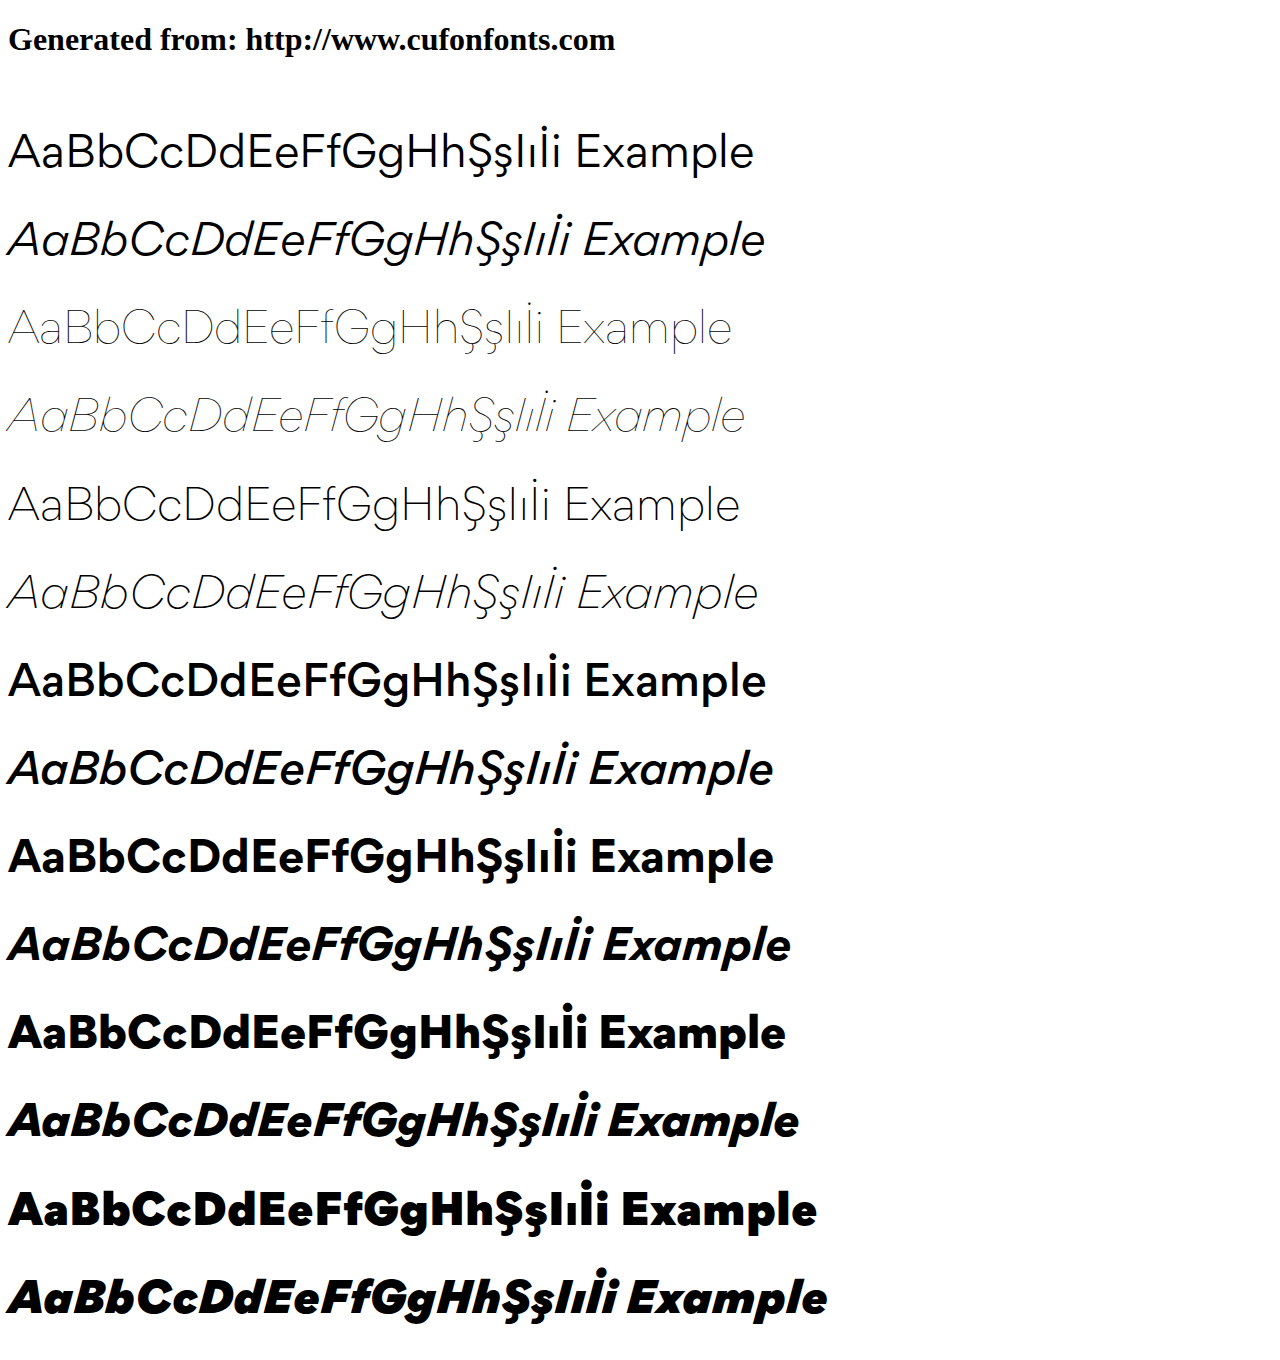
<file: gordita-fonts/example.html>
<!DOCTYPE html>
<html xmlns="http://www.w3.org/1999/xhtml">
<head>
    <meta http-equiv="Content-Type" content="text/html; charset=utf-8"/>
    <link rel="stylesheet" type="text/css"
          href="style.css"/>
</head>

<body>

<h1>Generated from: http://www.cufonfonts.com</h1><br/>
<h1 style="font-family:'Gordita Regular';font-weight:normal;font-size:42px">AaBbCcDdEeFfGgHhŞşIıİi Example</h1>
<h1 style="font-family:'Gordita Regular Italic';font-weight:normal;font-size:42px">AaBbCcDdEeFfGgHhŞşIıİi Example</h1>
<h1 style="font-family:'Gordita Thin';font-weight:normal;font-size:42px">AaBbCcDdEeFfGgHhŞşIıİi Example</h1>
<h1 style="font-family:'Gordita Thin Italic';font-weight:normal;font-size:42px">AaBbCcDdEeFfGgHhŞşIıİi Example</h1>
<h1 style="font-family:'Gordita Light';font-weight:normal;font-size:42px">AaBbCcDdEeFfGgHhŞşIıİi Example</h1>
<h1 style="font-family:'Gordita Light Italic';font-weight:normal;font-size:42px">AaBbCcDdEeFfGgHhŞşIıİi Example</h1>
<h1 style="font-family:'Gordita Medium';font-weight:normal;font-size:42px">AaBbCcDdEeFfGgHhŞşIıİi Example</h1>
<h1 style="font-family:'Gordita Medium Italic';font-weight:normal;font-size:42px">AaBbCcDdEeFfGgHhŞşIıİi Example</h1>
<h1 style="font-family:'Gordita Bold';font-weight:normal;font-size:42px">AaBbCcDdEeFfGgHhŞşIıİi Example</h1>
<h1 style="font-family:'Gordita Bold Italic';font-weight:normal;font-size:42px">AaBbCcDdEeFfGgHhŞşIıİi Example</h1>
<h1 style="font-family:'Gordita Black';font-weight:normal;font-size:42px">AaBbCcDdEeFfGgHhŞşIıİi Example</h1>
<h1 style="font-family:'Gordita Black Italic';font-weight:normal;font-size:42px">AaBbCcDdEeFfGgHhŞşIıİi Example</h1>
<h1 style="font-family:'Gordita Ultra';font-weight:normal;font-size:42px">AaBbCcDdEeFfGgHhŞşIıİi Example</h1>
<h1 style="font-family:'Gordita Ultra Italic';font-weight:normal;font-size:42px">AaBbCcDdEeFfGgHhŞşIıİi Example</h1>


</body>
</html>
</file>
<file: Assets/css/style.css>
/*@import url('https://fonts.googleapis.com/css2?family=Gorditas:wght@400;700&display=swap');*/

body
{
  font-family: Gordita regular;
font-style: normal;
font-weight: normal;
}
a
{
	color: #157EF8;
}
a:hover
{
  text-decoration: none;
}
p
{
	color: #262626;
}
h1, h2, h3, h4, h5, h6
{
	font-family: 'Gordita bold'!important;
}
p
{
	font-family: 'Gordita regular'!important;
}
li
{
	font-family: 'Gordita regular'!important;	
}
html {
  scroll-behavior: smooth;
}
section
{
  padding: 50px 0 ;
  margin-top: 50px;
  float: left;
  width: 100%;
}
header
{
  box-shadow: 0px 0px 2px 1px rgba(0, 0, 0, 0.06);
      position: fixed;
    top: 0;
    width: 100%;
    z-index: 99;
    background: #fff;
}
.row
{
	max-width:  initial!important;
}
.navbar-expand-md .navbar-collapse
{
  /*display: block ruby !important;*/
  border-bottom: rgba(0, 0, 0, 0.06);
}
#collapsibleNavbar .navbar-nav
{
	margin-left: auto;
}
.right-menu
{
	margin-left: auto;	

}
.left-side-menu .nav-item a
{
	font-weight: normal;
  font-size: 12px;
  font-family: 'Gordita medium';
  padding-left: 1.1rem!important;
  padding-right: 1.1rem!important;
}
.nav-item a
{
  color: #262626;
  font-weight: normal;
  font-size: 12px;
  font-family: 'Gordita medium';
}
.right-menu .nav-item a
{
	color: #157EF8;
}
.nav-link
{
  position: relative;
}
.nav-item .active:after 
{
  content: '';
  position: absolute;
  bottom: 0;
  left: 50%;
  transform: translate(-50%, 0px);
  width: 12px;
  height: 4px;
  background: #157EF8;
  border-radius: 2px;
}
.signin-button, .login-button
{
  border-radius: 10px;
  height: 35px;
  line-height: 1;
  color: #157EF8;
  margin-right: 15px;
  text-align: center;
  width: 80px;
} 
.signin-button
{
  border:2px solid rgba(0, 0, 0, 0.06); 
  color: #157EF8;
}
.signin-button:hover, .signin-button1:hover
{
	box-shadow: 0px 0px 20px 2px rgb(0 0 0 / 6%)
}
.login-button:hover
{	
	border-color: #1371de;
	color: #1371de!important;
}
.signin-button1
{
	box-shadow: 0px 0px 6px 2px rgb(0 0 0 / 6%);
  	color: #157EF8;
	width: auto;
    padding:8px 15px;
    height: auto;
    border-radius: 10px;
    font-size: 14px;
    font-weight: 600;
}
.signin-button1:hover
{
	color: #157EF8;
}
.login-button
{
  
  border:2px solid #157EF8;

}
.login-button:hover
{
	
}
.top-button span
{
      color: #262626;
    background: #F0F7FE;
    border-radius: 12px;
    font-size: 9px;
    padding: 8px 15px;
    font-weight: normal;
    font-family: 'Gordita medium';
    letter-spacing: 1px;
}
.main-banner
{
  padding-top: 80px;
}
.main-banner .blue-text
{
  color: #157EF8;
  text-decoration: underline;
}
.main-banner .sub-div
{
  margin-top: 100px;
}
.main-banner .sub-div h2
{
	margin-bottom: 25px;
	font-size: 50px;
	line-height: 1.2;
	font-family: 'Gordita bold';
	font-size: 42px;
}
.main-banner .sub-div a img
{
	/*border: 2px solid rgba(0,0,0,0.06);
    border-radius: 12px;
    padding: 8px;
    width: 125px;*/
}
.main-banner .img-div img
{
  width: 100%;
}
.main-title
{
  width: 100%;
  font-weight: 700;
  font-size: 30px;
  color: #262626;
  margin-top: 0;
  margin-bottom: 15px;
}
#banner
{
	margin-top: 0;
}
#features 
{
  padding: 50px 0 ;
  float: left;
  width: 100%;
  padding-top: 0;
  padding-top: 100px;
}
#features  .our-features 
{
  width: 100%;
  float: left;
}
#features  .our-features .features-box
{
  width: 20%;
  float: left;
  text-align: center;
  padding: 0 20px;
}
#features .our-features .features-box a
{
	color: #262626;
	display: none;
}
#features .our-features .features-box a:hover
{
	color: #157EF8;	
}
#features  .our-features .features-box h4
{
  font-size: 14px;
  font-family: 'Gordita medium'!important;
  margin-bottom: 15px;
  margin-top: 10px;

}
#features  .our-features .features-box p
{
  font-size: 11px;
  min-height: 120px;
  font-family: 'Gordita regular';
  color: #262626;
}
#features  .our-features .features-box .play__video
{
	color: #bcbcbc!important;
}
#features  .our-features .features-box img
{
	display: inherit;
}
#features  .our-features .features-box .features-icon
{    
    border-radius: 21px;
    height: 80px;
    width: 80px;    
    text-align: center;
    display: flex;
    align-items: center;
    justify-content: center;
    margin:  0 auto;
    margin-bottom: 20px;
}
#features  .our-features .features-box .features-icon img
{
  width: 37px;
  height: 37px;
}
#features  .our-features .features-box .one
{
  background: #D2EFF3;
}
#features  .our-features .features-box .two
{
  background: #DFEEFF;
}
#features  .our-features .features-box .three
{
  background: #D0FBDE;
}
#features  .our-features .features-box .four
{
  background: #E0DDFF;
}
#features  .our-features .features-box .five
{
  background: #F0FBD0;
}
#trusted
{
  padding: 50px 0 ;
  float: left;
  width: 100%;
  margin: 70px 0;
  padding-top: 100px;
}
#trusted .brand-logo
{
  width: 100%;
  float: left;  
  margin-top: 60px;
}
#trusted .brand-logo .logo-box
{
  width: calc(100% / 6);
  text-align: center;
  float: left;
}
#trusted .brand-logo .logo-box img
{
  width: 60px;
}
#jobs
{
  width: 100%;
  float: left;
  padding: 50px 0 ;
}
#jobs .img-section img
{
  width: 100%;
}
#jobs .content-box
{
  margin-top: 50px;
}
#jobs .content-box ul
{
  padding-left: 0px;
}
#testimonials
{
  float: left;
  width: 100%;
  margin-bottom: 150px;
  padding-top: 100px;
}
#testimonials .carousel-control-prev, 
#testimonials .carousel-control-next
{
	display: none;
}
#testimonials .carousel-indicators
{
	bottom: -100px;
}
#testimonials .left-section
{
  width: 40%;
  float: left;
}
#testimonials .right-section
{
  width: 60%;
  float: left;
  padding-right: 150px;
  margin-top: 50px;
}
#testimonials .left-section .user-img 
{
      width: 300px;    
    height: 300px;
    /*margin: 0 auto;*/
    position: relative;
}
#testimonials .left-section .user-img img
{
	width: 100%;
	height: 100%;	
	border-radius: 90px;
}
#testimonials .left-section .user-img .user-d
{
	position: absolute;
    width: 100px;
    height: 100px;
    border-radius: 40px;
    bottom:10px;
    right: -35px;
    background: #F0F7FE;
    display: flex;
    align-items: center;
    justify-content: center;
}
#testimonials .left-section .user-img .user-d img
{

    width: 35px;
    height: 35px;
    border-radius: 0;

}
#testimonials .carousel-indicators li
{
	height: 7px;
	width: 7px;
	border-radius: 50%;
	background: #bcbcbc;
	border: none;
}
#testimonials #demos .owl-carousel .item
{
      float: left;
    width: 100%;
    height:auto;
    background: none;
}
#testimonials #demos
{
	margin-top: 100px;
	padding: 0;
}
#testimonials .owl-theme .owl-nav [class*=owl-]
{
  display: none;
}
#app-download 
{
  border-bottom: 1px solid  rgba(0, 0, 0, 0.06);
  float: left;
  width: 100%;
  padding-top: 100px;
}
#app-download .app-store
{
  padding: 120px 50px;
  background-color: #157EF8;
  background-image: url('../img/mask-group.png');
  width: 100%;
  text-align: center;
  border-radius: 100px;
}
#app-download .app-store p
{
  color: #fff;
    font-size: 24px;
    line-height: 1.3;
    letter-spacing: 1px;
}
#footer .footer-section
{
	width: 100%;
}
#footer .footer-section .col-md-3
{
	float: left;
}
#footer .footer-columns
{
	width: 20%;
	float: left;
}
#footer .footer-section .footer-heading
{
	margin-top: 0;
    margin-bottom: 15px;
    font-size: 18px;
    font-weight: bold;
    color: #157EF8;
}
#footer .footer-section .footer-list
{
	list-style: none;
	margin: 0;
}
#footer .footer-section .footer-list li
{
	font-size: 12px;
	float: left;
	width: 100%;
	vertical-align: middle;	
    align-items: center;
    margin-bottom: 10px;
    color: #157EF8;
}
#footer .footer-section .footer-list li a
{
color: #157EF8;
text-decoration: underline;	
}
#footer .footer-section .unorder-list 
{
	list-style: disc!important;
	padding-left: 16px;
}
#footer .footer-section .unorder-list  a
{
	color: #157EF8;
	text-decoration: underline;
}
#footer .footer-section .unorder-list  p a
{
	font-size: 13px;	
	font-weight: 600;
}
#footer .footer-section .footer-list li img
{
	/*width: 20px;*/
	float: left;
	margin-right: 5px;
	margin-left: -2px;
}
#footer .footer-section .footer-list li span
{
	width: calc(100% - 20px);
}
#footer .unorder-list
{
	list-style: disc;
}
#footer .footer-copyright
{
	color: #157EF8!important;
	font-size: 12px;
	margin-top: 30px;
}
.location-label
{
	    position: absolute;
    font-size: 10px;
    left: 15px;
    top: 2px;
    color: #bcbcbc
}

/*-------------jobs css-----------*/
.job-heading
{
	    font-size: 18px;
    margin-top: 0;
    margin-bottom: 15px;
    font-weight: 600;
    color: #262626;
    font-family: 'Gordita medium';
}
.job-heading span
{
	text-decoration: underline;
}
.search-bar select
{
	background: #FFFFFF;
	border:none;
box-shadow: 0px 0px 4px 2px rgba(0, 0, 0, 0.06);
border-radius: 16px;
}
.search-bar select:focus
{
	outline: none;
}
.search-bar .btn-primary
{
	padding: 5px 8px;
	border-radius: 10px;
	background: #157EF8;
	border-radius: 16px;
	height: 37px;
}
.search-bar .btn-primary img
{
	width: 20px;
	margin-top: -4px;
}
.nav-pills .nav-item .nav-link
{
	background: #F4F4F4;
border-radius: 12px;
color: #262626;
letter-spacing: 0.5px;
margin: 2.3px;
font-size: 11px;
}
.nav-pills .nav-item .active
{
	  
    background: #157EF8;
    color: #fff!important;
    border-radius: 12px;
}
.tab-content>.active
{
	float: left;
	width: 100%;	
}
.jobs-full-detail
{
	background: #FFFFFF;
	box-shadow: 0px 0px 2px 1px rgba(0, 0, 0, 0.06);
	border-radius: 30px;
	padding: 15px;
	width: 100%;
	float: left;
	margin-bottom: 15px;
	position: relative;
}
.jobs-full-detail p
{
	margin: 0;
	float: left;
	width: 100%;
	margin-bottom: 0;
}
.jobs-full-detail p .job-title
{
	color: #157EF8;
}
.jobs-full-detail .company-name
{
	font-size: 12px;
	color: #bcbcbc!important;
	margin-bottom: 10px;
}
.jobs-full-detail .company-name img
{
	vertical-align: sub;
}
.jobs-full-detail  button
{
	float: right;
	
}
.hires .jobs-full-detail  button
{
	float: right;
	position: absolute;
	top: 15px;
	right: 15px;
}
.jobs-full-detail  .Salary
{
	color: #157EF8;
	font-weight: bolder;
	float: right;
}
.jobs-full-detail .experience,
.jobs-full-detail .Fresher
{
	width: 100px;
	display: inline-flex;
	color: #707070;
}
.jobs-full-detail .Fresher
{
	
	font-weight: bolder;
    font-size: 16px;
    float: left;
}
.jobs-full-detail .experience
{
		letter-spacing: 1px;
	text-transform: uppercase;
	font-size: 10px;
	float: left;
}
.jobs-full-detail button img
{
	margin-top: -3px;
	margin-right: 5px;
}
.tab-content
{
	width: 100%;
}
.badge-primary
{
	background: #157EF8;
	border-radius: 8px;
	padding: 5px;
}
.btn-primary
{
	background: #157EF8;
border-radius: 16px;
margin: 0;
}
#jobs .jobs-details
{
	position: sticky;
	top: 100px;
}
#jobs .img-section  img
{
	width: 100%;
}
#jobs .img-section  .find-job-title
{
	margin: 0;
	color: #262626;
	font-weight: bolder;
	font-size: 38px;
	line-height: 1.1;
	margin-bottom: 30px;
}
#jobs .img-section  .find-job-title span
{
	text-decoration: underline;
	color: #157EF8;
	
}
#jobs .img-section  p, #jobs .img-section  .find-job-title
{
	padding-left: 55px;
}
.employeee-button
{
	background: #FFFFFF;
    box-shadow: 0px 0px 4px 2px rgb(0 0 0 / 6%);
    border-radius: 18px;
    color: #157EF8!important;
    height: 47px;
    width: 175px;
    display: flex;
	align-items: center;
	justify-content: center;
	margin-left: 15px;
	font-weight: bolder!important;
	letter-spacing: .7px;
    
}
.employeee-button:hover, .google_play-button:hover
{
	box-shadow: 0px 0px 20px 2px rgb(0 0 0 / 6%);
}
#jobs .nav-item .active:after
{
	display: none;
}
#jobs .job-section
{
	float: left;
	width: 100%;
	padding-left: 55px;
}
#jobs .job-section ul.pagination li
{
	font-size: 15px;
	
}
#jobs .job-section ul.pagination li a
{
	padding: 5px 8px;
	border: none;
	color: #262626;
}
#jobs .job-section ul.pagination
{
	float: right;
	margin-bottom: 50px;	
}
#jobs .job-section .page-item.active .page-link
{
	background: #e5e5e5;
	border-color: #e5e5e5;
	color: #262626;
}


/* modal */

#apply-job .modal-content,
#login-modal .modal-content
{
	box-shadow: 0px 0px 16px 4px rgba(0, 0, 0, 0.06);
border-radius: 20px;
border: none;
}

#apply-job .modal-header,
#login-modal .modal-header
{
	display: block;
	border:none;
	color: #262626;
}
#apply-job .modal-header h5,
#login-modal .modal-header h5
{
	margin: 0;
	font-size: 16px;
	color: #262626;
	font-weight: bold;
}
#apply-job .modal-header p,
#login-modal .modal-header p
{
	font-size: 12px;
	margin: 0;
	color: #262626;
}
#apply-job .modal-header .close,
#login-modal .modal-header .close
{
	    position: absolute;
    top: 16px;
    right: 16px;
    color: #262626;
}
#apply-job .modal-header .close:hover,
#login-modal .modal-header .close:hover
{
	background: none;
}
#apply-job .modal-header .close:focus,
#login-modal .modal-header .close:focus
{
	outline: none;
}
#apply-job .modal-body,
#login-modal .modal-body 
{
	border: none;
}
#apply-job .modal-body  p,
#login-modal .modal-body  p
{
	font-size: 12px;	
	color: #262626;
}
#apply-job .modal-footer,
#login-modal .modal-footer
{
	border: none;
}
#apply-job .modal-footer button
{
	width: 100%;
	background: #157EF8;
border-radius: 16px;
border:none;
}
#login-modal .form-control
{
	border: 2px solid #BCBCBC;
box-sizing: border-box;
border-radius: 16px;
position: relative;
height: 40px;
}
#second-step .form-control
{
	padding: 4px 10px;
	margin-bottom: 15px;
}
#second-step .form-control label
{
	font-size: 10px;
}
#login-modal .form-control select,
#login-modal .form-control input
{
	margin: 0;
    padding: 0 10px;
    height: 35px;
    position: absolute;
    width: 100%;
    left: 0;
    top: 5px;
    background: transparent;
    border: none;
    font-size: 13px;
    box-shadow: none;
}
#login-modal .dropdown button
{
	background: transparent;
	color: #262626;
	border-color: #bcbcbc;
	width: auto;
}
select:focus, input:focus
{
	outline: none;
}
.bootstrap-select:not([class*=col-]):not([class*=form-control]):not(.input-group-btn)
{
	width: 100%!important;
}
#login-modal .modal-content
{
	height: 550px;
	/*width: 370px;*/
	margin: 0 auto
}
 #login-modal .btn-secondary
 {
 	border:2px solid #157EF8;
 	color: #157EF8;
 	border-radius: 16px;
 	background: transparent;
 }
#login-modal .btn-primary, #login-modal .btn-secondary
{
	width: 100%;
	border:2px solid #157EF8;
	font-weight: bolder;
}
#login-modal .modal-footer
{
	    position: absolute;
    width: 100%;
    bottom: 0;
}
#login-modal .label-name
{
	margin: 0;
	font-size: 15px;
	font-weight: bold;
    margin-bottom: 6px;
}

/*radio buttons*/

.buttons {
	width: 100%;
	float: left;
	width: 100%;
    
}
.buttons span {
	color: #aaaaaa;
	display: block;
	position: relative;
	float: left;	
	width: 33.33%;
}

.buttons span input[type="radio"] {
	position: absolute;
	visibility: hidden;
}

.buttons span label {
	    display: block;
    position: relative;
    font-weight: 300;
    font-size: 12px;
    margin: 10px auto;    
    z-index: 9;
    cursor: pointer;
    -webkit-transition: all 0.25s linear;
    left: 30px;
    top: -3px;
}

.buttons span:hover label {
	/*color: #ffffff;*/
}

.buttons span .check {
	display: block;
	position: absolute;
	border: 5px solid #aaaaaa;
	border-radius: 8px;
	height: 20px;
	width: 20px;
	top: 0px;
	left: 0px;
	z-index: 5;
	transition: border 0.25s linear;
	-webkit-transition: border 0.25s linear;
}

.buttons span:hover .check {
	border: 5px solid #157EF8;
}
.buttons label
{
	margin: 0!important;
}
.buttons input[type="radio"]:checked ~ .check {
	border: 5px solid #157EF8;
}



.buttons input[type="radio"]:checked ~ label {
	color: #157EF8;
}

.upload-img 
{
	background: #F0F7FE;	
	border: 2px dashed #157EF8;
	box-sizing: border-box;
	border-radius: 32px;
	text-align: center;
	padding: 40px 0;
	width: 100%;
	margin: 20px 0 ;
}
.upload-img  p
{
	margin-bottom: 5px;

}
.upload-img  p img
{
	width: 40px;
}

/*upload file*/
.upload-img label {
  display: inline-block;
  background-color: none;
  color: #157EF8;  
  font-family: sans-serif;
  border-radius: 0.3rem;
  cursor: pointer;  
}
.otp-block
{
	width: 100%;
	text-align: center;
	float: left;
	margin-bottom: 30px;
	    display: flex;
    align-items: center;
    justify-content: center;
    margin-top: 50px;
}
.otp-block input
{
	width: 30px!important;
    float: left!important;
    margin: 5px!important;
    box-shadow: none!important;
    border: none!important;
    border-bottom: 2px solid!important;
}


/*Cities */

#cities .city-outer
{
	background: #F4F4F4;
	border-radius: 32px;
	padding: 30px;
	width: 100%;
	float: left;
	margin-bottom: 15px;
}
#cities .city-outer .city-heading
{
	color: #262626;
	font-size: 16px;
	margin-top: 0;
	margin-bottom: 10px;
	margin-left: 10px;
	font-weight: 700;
}
#cities .city-outer .city-name
{
	width: calc(92% / 5);
	margin: 8px;
	height: 60px;
	background: #FFFFFF;
	border-radius: 16px;
	color: #157EF8;
	float: left;
	display: flex;
	align-items: center;
	justify-content: center;
	font-size: 15px;
	font-weight: 600;
}


/*job-details*/

#jobs-details 
{
	background: #FFFFFF;
/* Z/2 */

box-shadow: 0px 0px 12px 2px rgba(0, 0, 0, 0.06);
border-radius: 30px;
}
#jobs-details  .job-title
{
	font-size: 20px;
}
#jobs-details  p
{
	float: initial;
}
#jobs-details  .btn-primary
{
	float: right;
}
#jobs-details .date-and-user 
{
	padding: 12px 0;
	border-top: 1px solid #EBEBEB;
	border-bottom: 1px solid #EBEBEB;
	margin: 10px 0 ;
	    float: left;
    width: 100%;
}
#jobs-details .date-and-user span
{
	font-size: 15px;
	margin-right: 15px;
	display: flex;
    align-items: center;
    float: left;
}
#jobs-details .date-and-user span .dot-icon
{
	width: 5px;
}
#jobs-details .date-and-user span img
{
	width: 20px;
	margin-right: 10px;
	vertical-align: revert;
}
#jobs-details .qualifications, #jobs-details .description, #jobs-details .address
{
	width: 100%;
	float: left;
	margin-bottom: 10px;
}
#jobs-details .qualifications p, #jobs-details .description p, #jobs-details .address p
{
	color: #BCBCBC;
}
#jobs-details .fill-color
{
	color: #262626!important;
}
#jobs-details .qualifications .q-details
{
	width: 20%;
	float: left;
}
#jobs-details .Salary
{
	float: inherit;
}

.google_play-button
{
	width: 175px;	
	height: 47px;
	/*float: left;	*/
	background: #FFFFFF;
box-shadow: 0px 0px 4px 2px rgb(0 0 0 / 6%);
border-radius: 18px;
display: flex;
align-items: center;
justify-content: center;
}
.google_play-button .google-icon
{
	width: 40px;
	float: left;
	height: 44px;
display: flex;
align-items: center;
justify-content: center;
}
.google_play-button .google-text
{
	width: 110px;
	float: left;
}
.google_play-button .google-text p
{
	font-size: 10px!important;
	line-height: 1;
	color: #157EF8!important;
	margin-top: 5px!important;
	text-align: left;
}
.google_play-button .google-text h4
{
	font-size: 16px;
	line-height: 1.5;
	color: #157EF8;
	text-align: left;
}
.video_play-button
{
	width: 175px;
	height: 47px;
	display: flex;
	align-items: center;
	justify-content: content;
}
.video_play-button img
{
	width: 75px;
	margin-top: -15px;
}
.video_play-button p
{
	margin-top: 5px;
	margin-left: -5px;
	color: #157EF8;
	font-weight: bolder;
}
</file>
<file: Assets/css/responsive.css>
@media (min-width: 1399px)
{
	.container, .container-lg, .container-md, .container-sm, .container-xl
	{
		max-width: calc(100% - 285px);
	}
	.left-side-menu .nav-item a
	{
		padding-right: 1.7rem!important;
		padding-left: 1.7rem!important;
	}
	.left-side-menu .nav-item a, .nav-item a
	{
		font-size: 18px;
	}
	.signin-button, .login-button
	{
		font-size: 18px;
		width: 134px;
		height: 48px;
		display: flex;
		align-items: center;
		justify-content: center;
		border-radius: 18px;
	}
	#testimonials .left-section
	{
		width: 30%;
	}
	#testimonials .right-section
	{
		width: 50%;
	}
	#features .our-features .features-box p
	{
		font-size: 16px;
		min-height: 153px;
	}
	#features .our-features .features-box h4
	{
		font-size: 18px;
	}
	#features .our-features .features-box a
	{
		font-size: 16px.
	}
	.main-banner .sub-div
	{
		margin-top: 165px;
	}
	.main-banner .sub-div h2
	{
		font-size: 60px;
	}
	.main-banner .sub-div .para-text
	{
		font-size: 24px;
	}
	.top-button span
	{
		font-size: 12px;
	}
	.main-title
	{
		font-size: 48px;
	}
	.sub-para
	{
		font-size: 18px;
		margin-bottom: 150px!important
	}
	#features .our-features .features-box .features-icon
	{
		width: 120px;
		height: 120px;
		border-radius: 40px;
	}
	#trusted .brand-logo .logo-box img
	{
		width: 106px;
	}
	 #jobs .content-box p
	 {
	 	margin-top: 100px;
	 }
	#jobs .content-box li, #jobs .content-box p
	{
		font-size: 18px;
	}
	#jobs .content-box li
	{
		line-height: 1.7;
	}
	.signin-button1
	{
		font-size: 18px;
	}
	#testimonials .carousel-inner
	{
		margin-top: 150px;
	}
	#testimonials .right-section p
	{
		font-size: 26px;
	}
	#testimonials .left-section
	{
		width: 40%
	}
	#testimonials .left-section .user-img
	{
		width: 480px;
		height: 480px;
	}
	#testimonials .left-section .user-img img
	{
		border-radius: 184px;
	}
	#testimonials .left-section .user-img .user-d
	{
		width: 180px;
		height: 180px;
		border-radius: 79px;
	}
	#testimonials .left-section .user-img .user-d img
	{
		width: 78px;
		height: 78px;
	}
	#app-download .app-store p
	{
		font-size: 35px;
	}
	.google_play-button, .video_play-button
	{
		width: 180px;
		height: 48px;
	}

	.google_play-button .google-text p
	{
		font-size: 12px;
	}
	.google_play-button .google-text h4
	{
		font-size: 18px;
		font-family: 'Gordita medium'!important;
	}

	.google_play-button .google-text
	{
		width: calc(100% - 40px);
	}
	.banner-button .google-text
	{
		width: calc(100% - 65px);
	}
	#footer .footer-section .footer-list li, #footer .footer-section .unorder-list p a, #footer .footer-copyright
	{
		font-size: 18px;
	}
	#trusted
	{
		margin:200px 0 ;
		margin-bottom: 250px;
	}
	#features
	{
		margin-bottom: 120px;
	}
	#app-download .app-store
	{
		padding: 175px 50px;
		border-radius: 160px;
	}
	.employeee-button
	{
		width: 180px;
		height: 48px;
		font-size: 20px!important;
	}
	.main-banner .sub-div a img
	{
		margin-top: 0;
	}
	.video_play-button p
	{
		margin:0;
	}


	/*job page*/

	.job-heading
	{
		font-size: 24px;
		margin-bottom: 32px;
	}
	.location-label
	{
		font-size: 12px;
	}
	.search-bar select
	{
		font-size: 14px;
	}
	.search-bar .btn-primary
	{
		font-size: 14px;
	}
	.nav-pills .nav-item .nav-link
	{
		font-size: 14px;
		margin:6px;
		padding: 10px 38px;
		letter-spacing: 0.5px
	}
	.jobs-full-detail
	{
		padding: 24px;
	}
	.hires .jobs-full-detail button{
		top: 24px;
		right: 24px;
	}
	.jobs-full-detail p .job-title
	{
		font-size: 18px
	}
	.badge-primary
	{
		line-height: 14px;
	}
	.jobs-full-detail .company-name
	{
		margin-top: -8px;
		font-size: 14px;
	}
	.jobs-full-detail .Salary
	{
		font-size: 24px;
	}
	.jobs-full-detail button img
	{
		margin-top: 0;
	}
	.jobs-full-detail button
	{
		font-size: 14px;
	}
	#jobs .tab-content .container
	{
		max-width: 100%;
	}
	#jobs .img-section .find-job-title
	{
		font-size: 48px;
	}
	#jobs .img-section p
	{
		font-size: 18px;
	}
	#jobs .job-section ul.pagination li a
	{
		font-size: 16px;
		border-radius: 10px;
	}
	#cities .city-outer
	{
		padding: 60px;
		margin-bottom: 32px;
	}
	#cities .city-outer .city-heading
	{
		font-size: 24px;
		font-family: 'Gordita medium'!important;
		margin-bottom: 35px;
	}
	#cities .city-outer .city-name
	{
		font-size: 24px;
		font-family: 'Gordita regular';
		height: 75px;
		width: calc(94% / 5)!important;
	}
	#footer .footer-section .footer-heading
	{
		font-size: 24px;
	}
	.hires .jobs-full-detail .company-name
	{
		margin-top: 0;
	}
	#footer .footer-section .footer-list li img
	{
		margin-top: 6px;
	}
	#testimonials .right-section
	{
		padding-right: 0;
	}

}

@media only screen and (min-width: 1024px)
{
	#cities .city-outer .city-name
	{
		width: calc(90% / 5);
	}
}
@media (min-width: 576px)
{
	.modal-sm 
	{
	    max-width: 370px;
	}
}
@media only screen and (max-width: 768px)
{
	#features .our-features .features-box
	{
		width: 100%;
	}
	#trusted .brand-logo .logo-box
	{
		width: calc(100% / 2);
		height: 100px;
	    display: flex;
	    align-items: center;
	    justify-content: center;
	}
	#testimonials .left-section, #testimonials .right-section
	{
		width: 100%;
	}
	#testimonials .right-section
	{
		padding: 0;
		margin-top: 15px;
		text-align: center;
	}
	#app-download .app-store
	{
		border-radius: 10px;
	}
	.navbar-toggler
	{
		background: #157ef8;
	}
	.navbar-toggler:focus
	{
		background: #157ef8;
	}
	.nav-item .active:after
	{
		left: 6px;
	}
	#jobs-details .qualifications .q-details
	{
		width: 50%;
		float: left;
	}

	/*------------------ jobs css -----------------*/


	.search-bar .btn-primary
	{
		    width: 100%;
    margin-bottom: 15px;
	}
	.search-bar .col-md-5
	{
		padding: 0;
	}
	.jobs-full-detail .experience
	{
		font-size: 10px;
	}
	.jobs-full-detail .Fresher
	{
		font-size: 14px;
	}
	.jobs-full-detail .experience, .jobs-full-detail .Fresher
	{
		width: 85px;
	}
	.tab-content, .tab-content>.tab-pane
	{
		width: 100%;
		float: left;
	}
	.tab-content>.tab-pane
	{
		padding: 0;
	}
	#footer .footer-columns
	{
		width: 100%;
	}
	#jobs .job-section, #jobs .img-section p, #jobs .img-section .find-job-title
	{
		padding-left: 0;
	}
	#cities .city-outer .city-name
	{
		width: calc(92% / 3);
	}
	.signin-button, .login-button
	{
		margin-bottom: 10px;
	}
	#login-modal
{
	padding-right: 0!important;
}
#login-modal .input-div-left
{
	width: 40%;
	float: left;
}
#login-modal .input-div-right
{
	width: 60%;
	float: left;
}
#login-modal .modal-footer .col-md-6
{
	width: 50%;
	float: left;
}
	#testimonials .left-section img
	{
	      width: 200px;
	    border-radius: 50%;
	    height: 200px;
	    margin: 0 auto;
	}

}



@media only screen and (max-width: 460px)
{	
	#cities .city-outer .city-name
	{
		width: calc(90% / 2);
	}
	#jobs-details .qualifications .q-details
	{
		width: 50%;
		float: left;
	}
	#jobs-details .date-and-user span img
	{
		width: 12px;
	}
	#jobs-details .date-and-user span
	{
		font-size: 13px;
	}
	.google_play-button, .video_play-button
	{
		width: 145px;
	}
	.google_play-button .google-icon
	{
		width: 35px;
	}
	.video_play-button img
	{
		width: 60px;
		margin-top: 0;
	}
	.video_play-button p
	{
		font-size: 14px;
		margin-top: 15px;
	}
}
@media only screen and (max-width: 375px)
{
	.jobs-full-detail .experience, .jobs-full-detail .Fresher
	{
		width: 80px;
	}
	.jobs-full-detail .experience
	{
		letter-spacing: 1px;
	}
	#cities .city-outer .city-name
	{
		width: 100%;
	}
	#jobs-details .qualifications .q-details
	{
		width: 100%;
	}
	#jobs-details .date-and-user span .dot-icon
	{
		display: none;
	}
	.main-title
	{
		font-size: 25px;
	}
}
</file>
<file: Assets/gordita-fonts/style.css>
/* #### Generated By: http://www.cufonfonts.com #### */

    @font-face {
    font-family: 'Gordita Regular';
    font-style: normal;
    font-weight: normal;
    src: url('Gordita Regular.woff') format('woff');
    }
    

    @font-face {
    font-family: 'Gordita Regular Italic';
    font-style: normal;
    font-weight: normal;
    src:  url('Gordita Regular Italic.woff') format('woff');
    }
    

    @font-face {
    font-family: 'Gordita Thin';
    font-style: normal;
    font-weight: normal;
    src:  url('Gordita Thin.woff') format('woff');
    }
    

    @font-face {
    font-family: 'Gordita Thin Italic';
    font-style: normal;
    font-weight: normal;
    src:  url('Gordita Thin Italic.woff') format('woff');
    }
    

    @font-face {
    font-family: 'Gordita Light';
    font-style: normal;
    font-weight: normal;
    src:  url('Gordita Light.woff') format('woff');
    }
    

    @font-face {
    font-family: 'Gordita Light Italic';
    font-style: normal;
    font-weight: normal;
    src:  url('Gordita Light Italic.woff') format('woff');
    }
    

    @font-face {
    font-family: 'Gordita Medium';
    font-style: normal;
    font-weight: normal;
    src:  url('Gordita Medium.woff') format('woff');
    }
    

    @font-face {
    font-family: 'Gordita Medium Italic';
    font-style: normal;
    font-weight: normal;
    src:  url('Gordita Medium Italic.woff') format('woff');
    }
    

    @font-face {
    font-family: 'Gordita Bold';
    font-style: normal;
    font-weight: normal;
    src:  url('Gordita Bold.woff') format('woff');
    }
    

    @font-face {
    font-family: 'Gordita Bold Italic';
    font-style: normal;
    font-weight: normal;
    src:  url('Gordita Bold Italic.woff') format('woff');
    }
    

    @font-face {
    font-family: 'Gordita Black';
    font-style: normal;
    font-weight: normal;
    src:  url('Gordita Black.woff') format('woff');
    }
    

    @font-face {
    font-family: 'Gordita Black Italic';
    font-style: normal;
    font-weight: normal;
    src:  url('Gordita Black Italic.woff') format('woff');
    }
    

    @font-face {
    font-family: 'Gordita Ultra';
    font-style: normal;
    font-weight: normal;
    src:  url('Gordita Ultra.woff') format('woff');
    }
    

    @font-face {
    font-family: 'Gordita Ultra Italic';
    font-style: normal;
    font-weight: normal;
    src:  url('Gordita Ultra Italic.woff') format('woff');
    }
</file>
<file: gordita-fonts/style.css>
/* #### Generated By: http://www.cufonfonts.com #### */

    @font-face {
    font-family: 'Gordita Regular';
    font-style: normal;
    font-weight: normal;
    src: url('Gordita Regular.woff') format('woff');
    }
    

    @font-face {
    font-family: 'Gordita Regular Italic';
    font-style: normal;
    font-weight: normal;
    src:  url('Gordita Regular Italic.woff') format('woff');
    }
    

    @font-face {
    font-family: 'Gordita Thin';
    font-style: normal;
    font-weight: normal;
    src:  url('Gordita Thin.woff') format('woff');
    }
    

    @font-face {
    font-family: 'Gordita Thin Italic';
    font-style: normal;
    font-weight: normal;
    src:  url('Gordita Thin Italic.woff') format('woff');
    }
    

    @font-face {
    font-family: 'Gordita Light';
    font-style: normal;
    font-weight: normal;
    src:  url('Gordita Light.woff') format('woff');
    }
    

    @font-face {
    font-family: 'Gordita Light Italic';
    font-style: normal;
    font-weight: normal;
    src:  url('Gordita Light Italic.woff') format('woff');
    }
    

    @font-face {
    font-family: 'Gordita Medium';
    font-style: normal;
    font-weight: normal;
    src:  url('Gordita Medium.woff') format('woff');
    }
    

    @font-face {
    font-family: 'Gordita Medium Italic';
    font-style: normal;
    font-weight: normal;
    src:  url('Gordita Medium Italic.woff') format('woff');
    }
    

    @font-face {
    font-family: 'Gordita Bold';
    font-style: normal;
    font-weight: normal;
    src:  url('Gordita Bold.woff') format('woff');
    }
    

    @font-face {
    font-family: 'Gordita Bold Italic';
    font-style: normal;
    font-weight: normal;
    src:  url('Gordita Bold Italic.woff') format('woff');
    }
    

    @font-face {
    font-family: 'Gordita Black';
    font-style: normal;
    font-weight: normal;
    src:  url('Gordita Black.woff') format('woff');
    }
    

    @font-face {
    font-family: 'Gordita Black Italic';
    font-style: normal;
    font-weight: normal;
    src:  url('Gordita Black Italic.woff') format('woff');
    }
    

    @font-face {
    font-family: 'Gordita Ultra';
    font-style: normal;
    font-weight: normal;
    src:  url('Gordita Ultra.woff') format('woff');
    }
    

    @font-face {
    font-family: 'Gordita Ultra Italic';
    font-style: normal;
    font-weight: normal;
    src:  url('Gordita Ultra Italic.woff') format('woff');
    }
</file>
